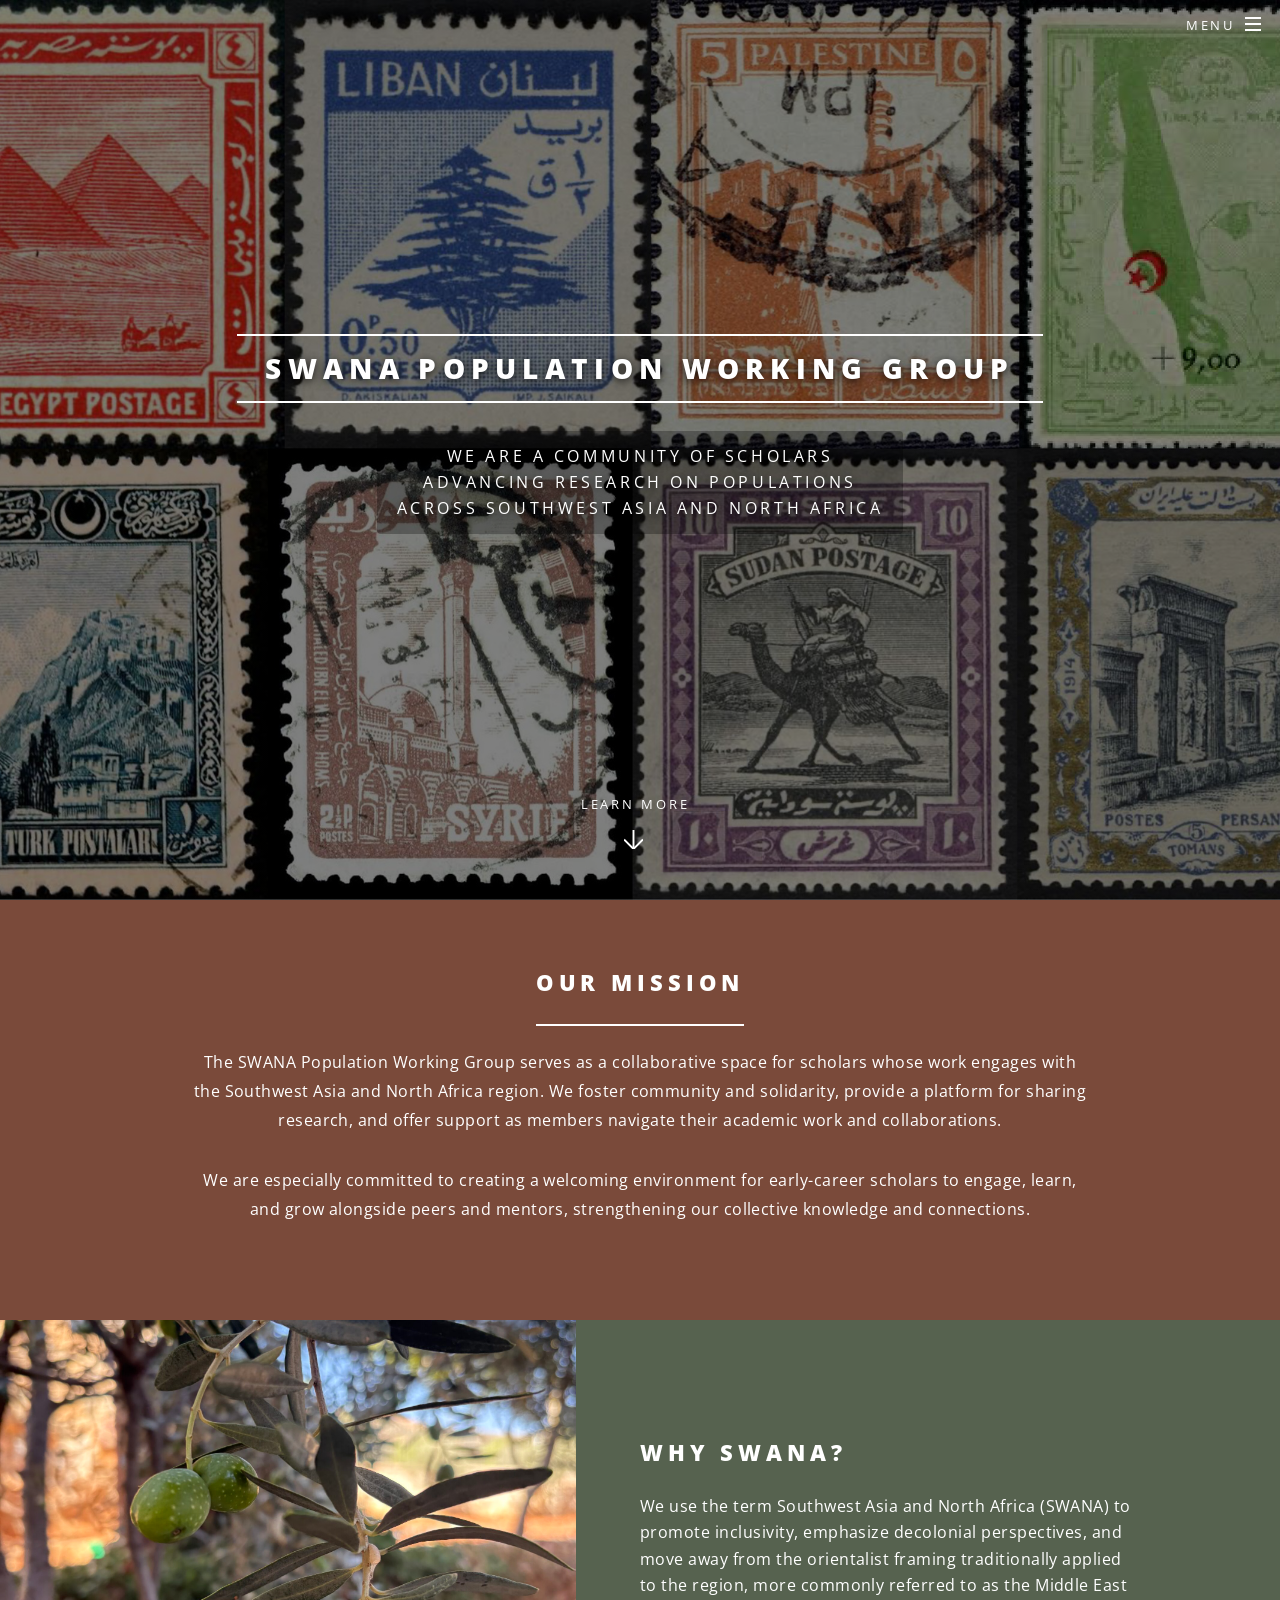
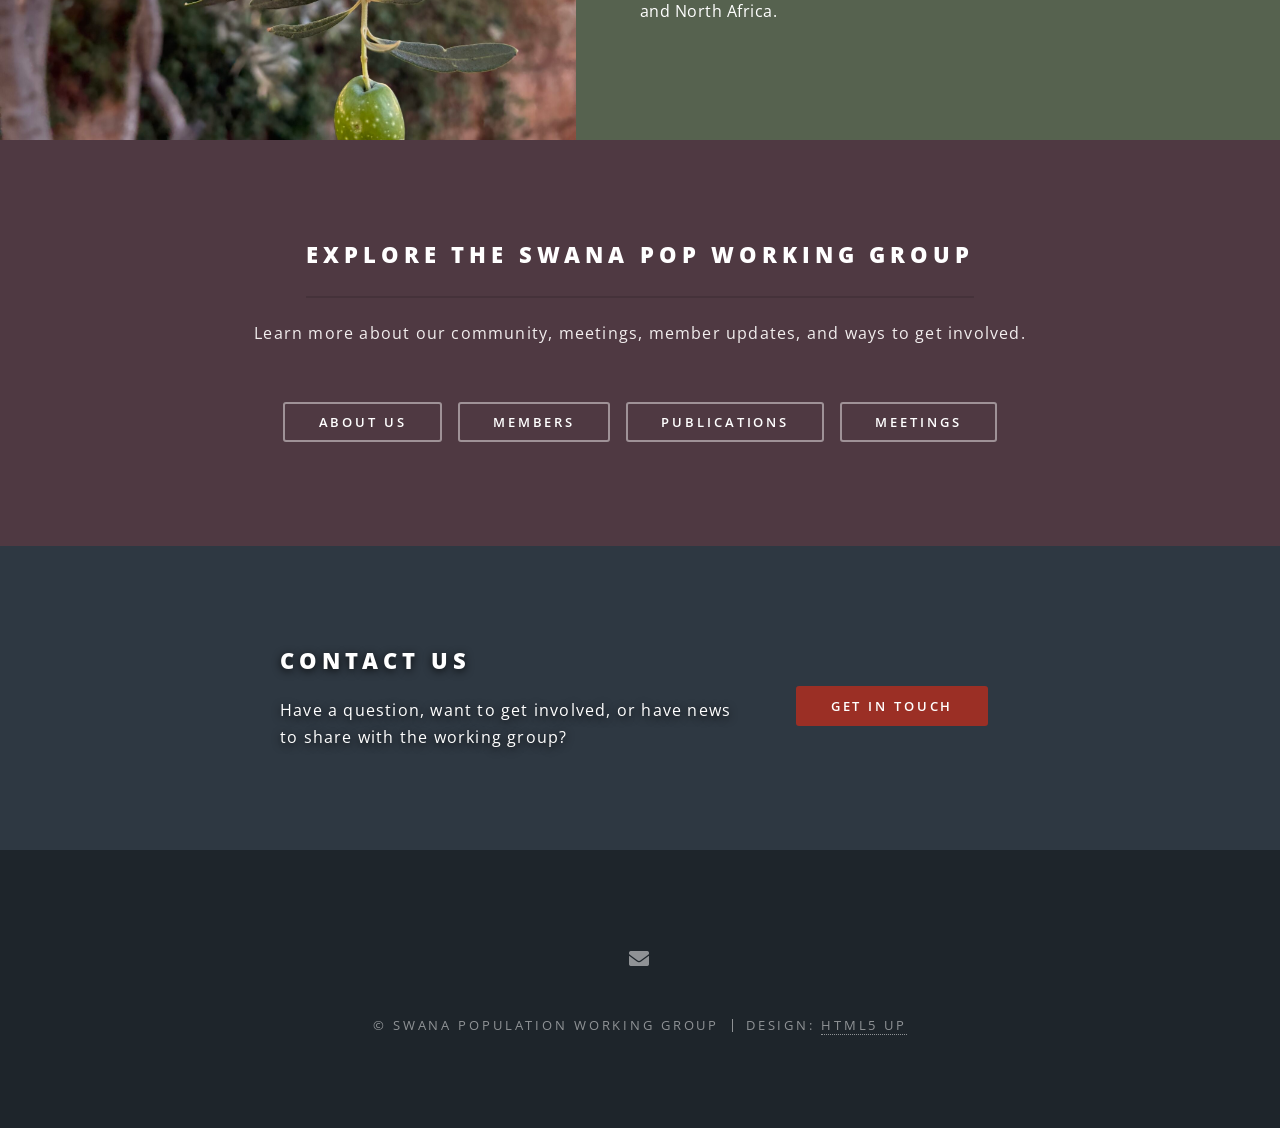
<file: index.html>
<!DOCTYPE HTML>
<!--
	SWANA Population Working Group
-->
<html>
	<head>
		<title>SWANA Population Working Group</title>
		<meta charset="utf-8" />
		<meta name="description" content="The SWANA Population Working Group is a community of scholars advancing research on populations across Southwest Asia and North Africa." />
		<meta name="keywords" content="SWANA, Southwest Asia and North Africa, population research, demography, population studies, MENA, scholars, working group, SWANA working group, SWANA Pop, SWANA Population, SWANA Population working group" />
		<meta name="viewport" content="width=device-width, initial-scale=1, user-scalable=no" />
		<link rel="stylesheet" href="assets/css/main.css" />
		<noscript><link rel="stylesheet" href="assets/css/noscript.css" /></noscript>
	</head>
	<body class="landing is-preload">

		<!-- Page Wrapper -->
			<div id="page-wrapper">

				<!-- Header -->
					<header id="header" class="alt">
						<h1><a href="index.html">SWANA POP</a></h1>
						<nav id="nav">
							<ul>
								<li class="special">
									<a href="#menu" class="menuToggle"><span>Menu</span></a>
									<div id="menu">
										<ul>
											<li><a href="index.html">Home</a></li>
											<li><a href="about.html">About Us</a></li>
											<li><a href="members.html">Members</a></li>
										 	<li><a href="publications.html">Publications</a></li>
											<li><a href="events.html">Meetings</a></li>
										</ul>
									</div>
								</li>
							</ul>
						</nav>
					</header>

				<!-- Banner -->
					<section id="banner">
						<div class="inner">
							<h2>SWANA Population Working Group</h2>
							<p>We are a community of scholars<br />
							advancing research on populations<br />
							across Southwest Asia and North Africa </p>
							
						</div>
						<a href="#one" class="more scrolly">Learn More</a>
					</section>

				<!-- One -->
					<section id="one" class="wrapper style2 special">
						<div class="inner">
							<header class="major">
								<h2>Our Mission</h2>
								<p>The SWANA Population Working Group serves as a collaborative space for scholars whose work engages with the Southwest Asia and North Africa region. We foster community and solidarity, provide a platform for sharing research, and offer support as members navigate their academic work and collaborations.</p>
								<p> We are especially committed to creating a welcoming environment for early-career scholars to engage, learn, and grow alongside peers and mentors, strengthening our collective knowledge and connections.</p>
							</header>
						</div>
					</section>

				<!-- Two -->
					<section id="two" class="wrapper alt style2">
						<section class="spotlight">
							<div class="image"><img src="images/olive.jpeg" alt="Olive tree branch with olives" /></div><div class="content">
								<h2>Why SWANA?</h2>
								<p>We use the term Southwest Asia and North Africa (SWANA) to promote inclusivity, emphasize decolonial perspectives, and move away from the orientalist framing traditionally applied to the region, more commonly referred to as the Middle East and North Africa.</p>
							</div>
						</section>
					</section>

				<!-- Three -->
					<section id="three" class="wrapper style3 special">
						<div class="inner">
							<header class="major">
								<h2>Explore the SWANA Pop Working Group</h2>
								<p>Learn more about our community, meetings, member updates, and ways to get involved.</p>
							</header>
							<ul class="actions special">
							      <li><a href="about.html" class="button">About Us</a></li>
							      <li><a href="members.html" class="button">Members</a></li>
							      <li><a href="publications.html" class="button">Publications</a></li>
							      <li><a href="events.html" class="button">Meetings</a></li>
							</ul> 
						</div>
					</section>

				<!-- CTA -->
					<section id="cta" class="wrapper style4">
						<div class="inner">
							<header>
								<h2>Contact Us</h2>
								<p>Have a question, want to get involved, or have news to share with the working group?</p>
							</header>
							<ul class="actions stacked">
								<li><a href="https://forms.gle/hCoYXYdUF1regbRC8" class="button fit primary" target="_blank" rel="noopener noreferrer">Get In Touch</a></li>
							</ul>
						</div>
					</section>

				<!-- Footer -->
					<footer id="footer">
						<ul class="icons">
							<!--
							<li><a href="#" class="icon brands fa-twitter"><span class="label">Twitter</span></a></li>
							<li><a href="#" class="icon brands fa-facebook-f"><span class="label">Facebook</span></a></li>
							<li><a href="#" class="icon brands fa-instagram"><span class="label">Instagram</span></a></li>
							<li><a href="#" class="icon brands fa-dribbble"><span class="label">Dribbble</span></a></li>
							-->
							<li><a href="https://forms.gle/hCoYXYdUF1regbRC8" class="icon solid fa-envelope" target="_blank" rel="noopener noreferrer"><span class="label">Contact Form</span></a></li>
						</ul>
						<ul class="copyright">
							<li>&copy; SWANA Population Working Group</li><li>Design: <a href="http://html5up.net">HTML5 UP</a></li>
						</ul>
					</footer>

			</div>

		<!-- Scripts -->
			<script src="assets/js/jquery.min.js"></script>
			<script src="assets/js/jquery.scrollex.min.js"></script>
			<script src="assets/js/jquery.scrolly.min.js"></script>
			<script src="assets/js/browser.min.js"></script>
			<script src="assets/js/breakpoints.min.js"></script>
			<script src="assets/js/util.js"></script>
			<script src="assets/js/main.js"></script>

	</body>
</html>
</file>
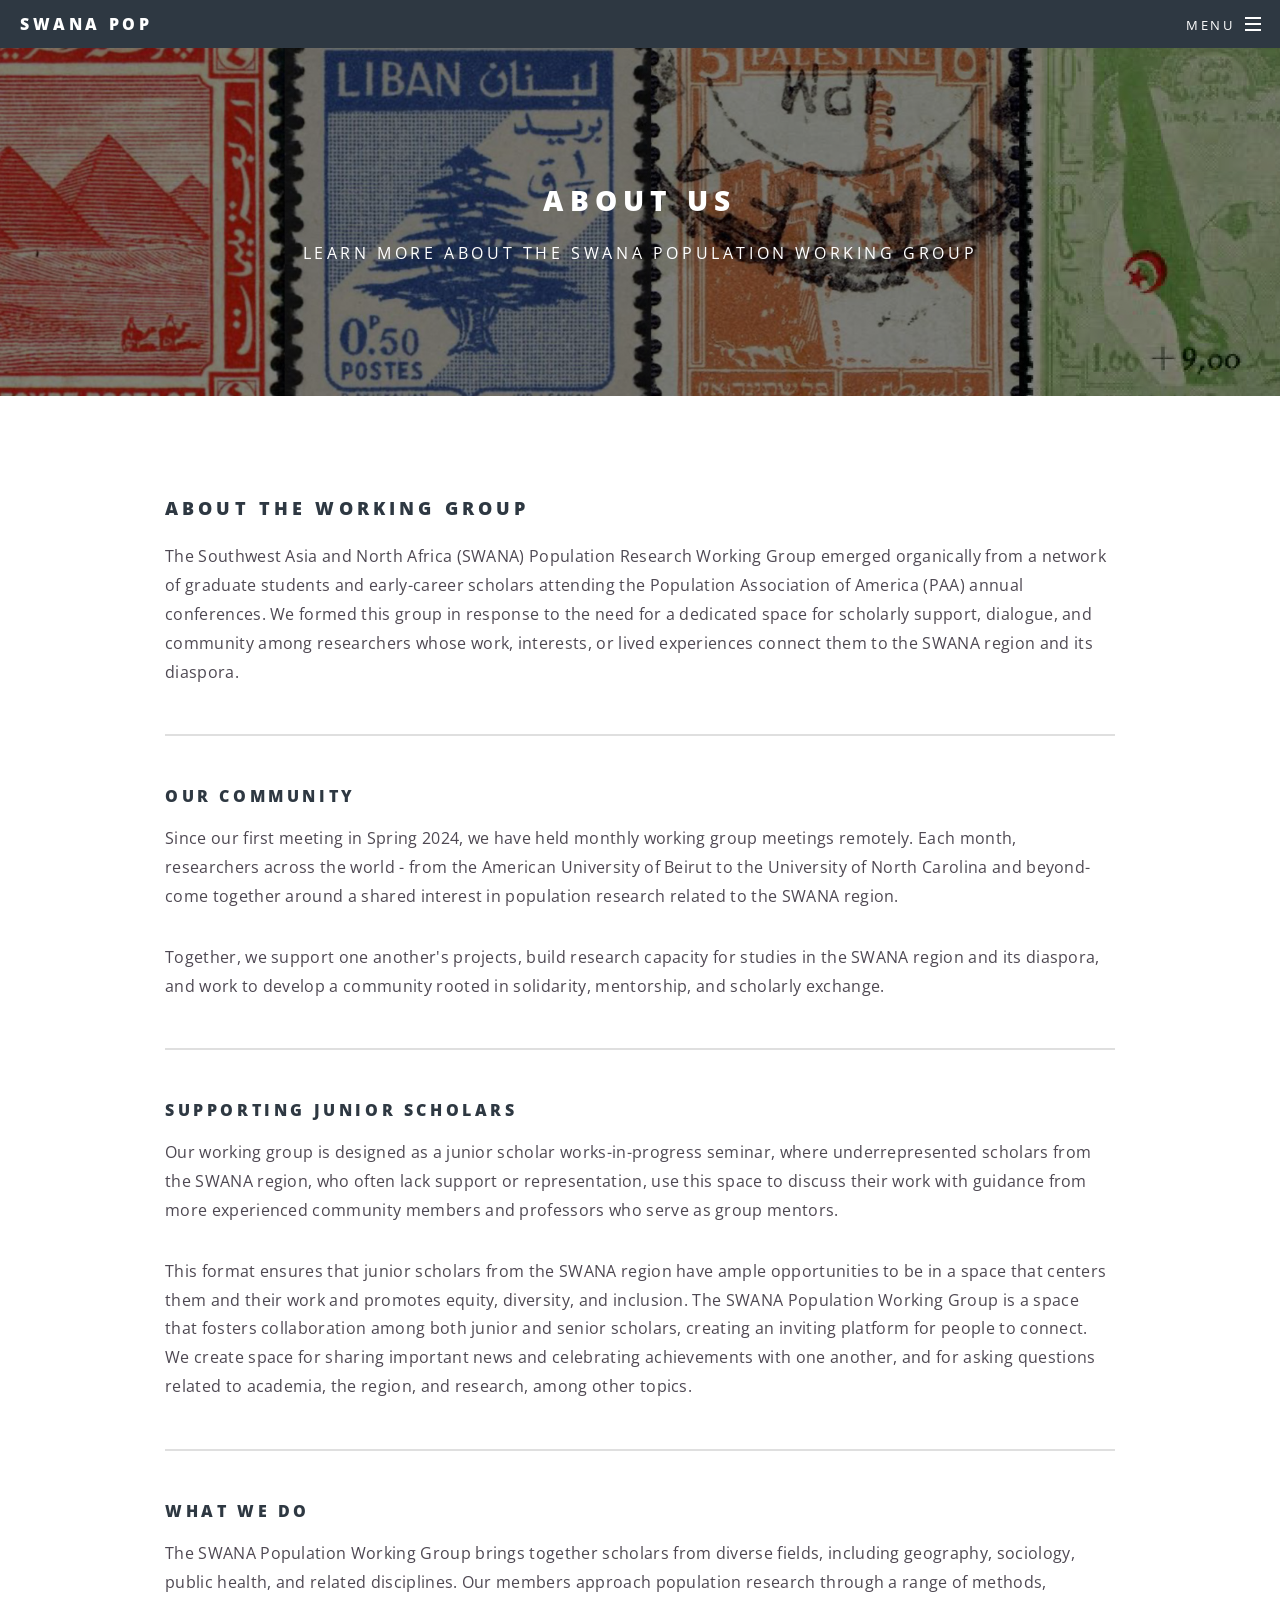
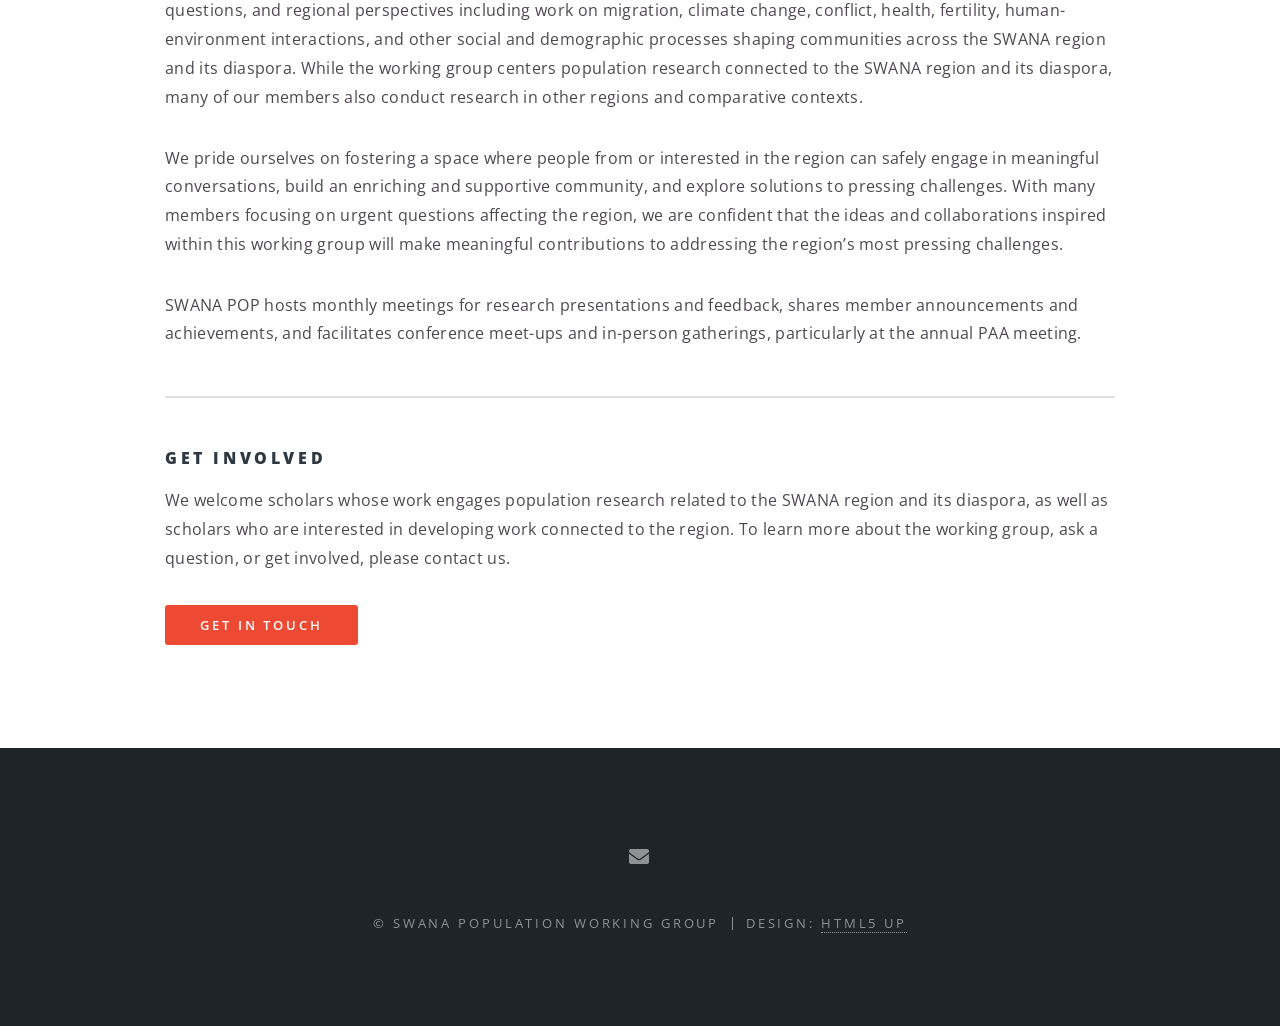
<file: about.html>
<!DOCTYPE HTML>
<!--
	Spectral by HTML5 UP
	html5up.net | @ajlkn
	Free for personal and commercial use under the CCA 3.0 license (html5up.net/license)
-->
<html>
  <head>
    <title>About Us | SWANA Population Working Group</title>
    <meta charset="utf-8" />
    <meta name="description" content="Learn about the SWANA Population Working Group, its mission, community, and approach to population research." />
    <meta name="viewport" content="width=device-width, initial-scale=1, user-scalable=no" />
    <link rel="stylesheet" href="assets/css/main.css" />
    <noscript><link rel="stylesheet" href="assets/css/noscript.css" /></noscript>
  </head>
  <body class="is-preload">

		<!-- Page Wrapper -->
			<div id="page-wrapper">

				<!-- Header -->
					<header id="header">
						<h1><a href="index.html">SWANA POP</a></h1>
						<nav id="nav">
							<ul>
								<li class="special">
									<a href="#menu" class="menuToggle"><span>Menu</span></a>
									<div id="menu">
										<ul>
											<li><a href="index.html">Home</a></li>
											<li><a href="about.html">About Us</a></li>
											<li><a href="members.html">Members</a></li>
											<li><a href="publication.html">Publications</a></li>
											<li><a href="events.html">Meetings</a></li>
										</ul>
									</div>
								</li>
							</ul>
						</nav>
					</header>

				<!-- Main -->
					<article id="main">
						<header>
							<h2>About Us</h2>
							<p>Learn more about the SWANA Population Working Group</p>
						</header>
						<section class="wrapper style5">
							<div class="inner">

								<h3>About the working group</h3>
								<p>The Southwest Asia and North Africa (SWANA) Population Research Working Group emerged organically from a network of graduate students and early-career scholars attending the Population Association of America (PAA) annual conferences. We formed this group in response to the need for a dedicated space for scholarly support, dialogue, and community among researchers whose work, interests, or lived experiences connect them to the SWANA region and its diaspora.</p>

								<hr />

								<h4>Our community</h4>
								<p>Since our first meeting in Spring 2024, we have held monthly working group meetings remotely. Each month, researchers across the world - from the American University of Beirut to the University of North Carolina and beyond- come together around a shared interest in population research related to the SWANA region. </p>

								<p>Together, we support one another's projects, build research capacity for studies in the SWANA region and its diaspora, and work to develop a community rooted in solidarity, mentorship, and scholarly exchange.</p>
								<hr />

								<h4>Supporting junior scholars</h4>
								<p>Our working group is designed as a junior scholar works-in-progress seminar, where underrepresented scholars from the SWANA region, who often lack support or representation, use this space to discuss their work with guidance from more experienced community members and professors who serve as group mentors.</p>

								<p>This format ensures that junior scholars from the SWANA region have ample opportunities to be in a space that centers them and their work and promotes equity, diversity, and inclusion. The SWANA Population Working Group is a space that fosters collaboration among both junior and senior scholars, creating an inviting platform for people to connect. We create space for sharing important news and celebrating achievements with one another, and for asking questions related to academia, the region, and research, among other topics.</p>
								<hr />

								<h4>What we do</h4>
								<p>The SWANA Population Working Group brings together scholars from diverse fields, including geography, sociology, public health, and related disciplines. Our members approach population research through a range of methods, questions, and regional perspectives including work on migration, climate change, conflict, health, fertility, human-environment interactions, and other social and demographic processes shaping communities across the SWANA region and its diaspora. While the working group centers population research connected to the SWANA region and its diaspora, many of our members also conduct research in other regions and comparative contexts.
</p>

								<p>We pride ourselves on fostering a space where people from or interested in the region can safely engage in meaningful conversations, build an enriching and supportive community, and explore solutions to pressing challenges. With many members focusing on urgent questions affecting the region, we are confident that the ideas and collaborations inspired within this working group will make meaningful contributions to addressing the region’s most pressing challenges.
</p>
								<p>SWANA POP hosts monthly meetings for research presentations and feedback, shares member announcements and achievements, and facilitates conference meet-ups and in-person gatherings, particularly at the annual PAA meeting.
</p>

								<hr />

								<h4>Get involved</h4>
								<p>We welcome scholars whose work engages population research related to the SWANA region and its diaspora, as well as scholars who are interested in developing work connected to the region. To learn more about the working group, ask a question, or get involved, please contact us.</p>

								<ul class="actions">
  								<li><a href="https://forms.gle/hCoYXYdUF1regbRC8" class="button fit primary" target="_blank" rel="noopener noreferrer">Get In Touch</a></li>

</ul>

							</div>
						</section>
					</article>

				<!-- Footer -->
					<footer id="footer">
						<ul class="icons">
							<!--
							<li><a href="#" class="icon brands fa-twitter"><span class="label">Twitter</span></a></li>
							<li><a href="#" class="icon brands fa-facebook-f"><span class="label">Facebook</span></a></li>
							<li><a href="#" class="icon brands fa-instagram"><span class="label">Instagram</span></a></li>
							<li><a href="#" class="icon brands fa-dribbble"><span class="label">Dribbble</span></a></li>
							-->
<li><a href="https://forms.gle/hCoYXYdUF1regbRC8" class="icon solid fa-envelope" target="_blank" rel="noopener noreferrer"><span class="label">Contact Form</span></a></li>															
						</ul>
						<ul class="copyright">
							<li>&copy; SWANA Population Working Group</li><li>Design: <a href="http://html5up.net">HTML5 UP</a></li>
						</ul>
					</footer>


			</div>

		<!-- Scripts -->
			<script src="assets/js/jquery.min.js"></script>
			<script src="assets/js/jquery.scrollex.min.js"></script>
			<script src="assets/js/jquery.scrolly.min.js"></script>
			<script src="assets/js/browser.min.js"></script>
			<script src="assets/js/breakpoints.min.js"></script>
			<script src="assets/js/util.js"></script>
			<script src="assets/js/main.js"></script>

	</body>
</html>
</file>
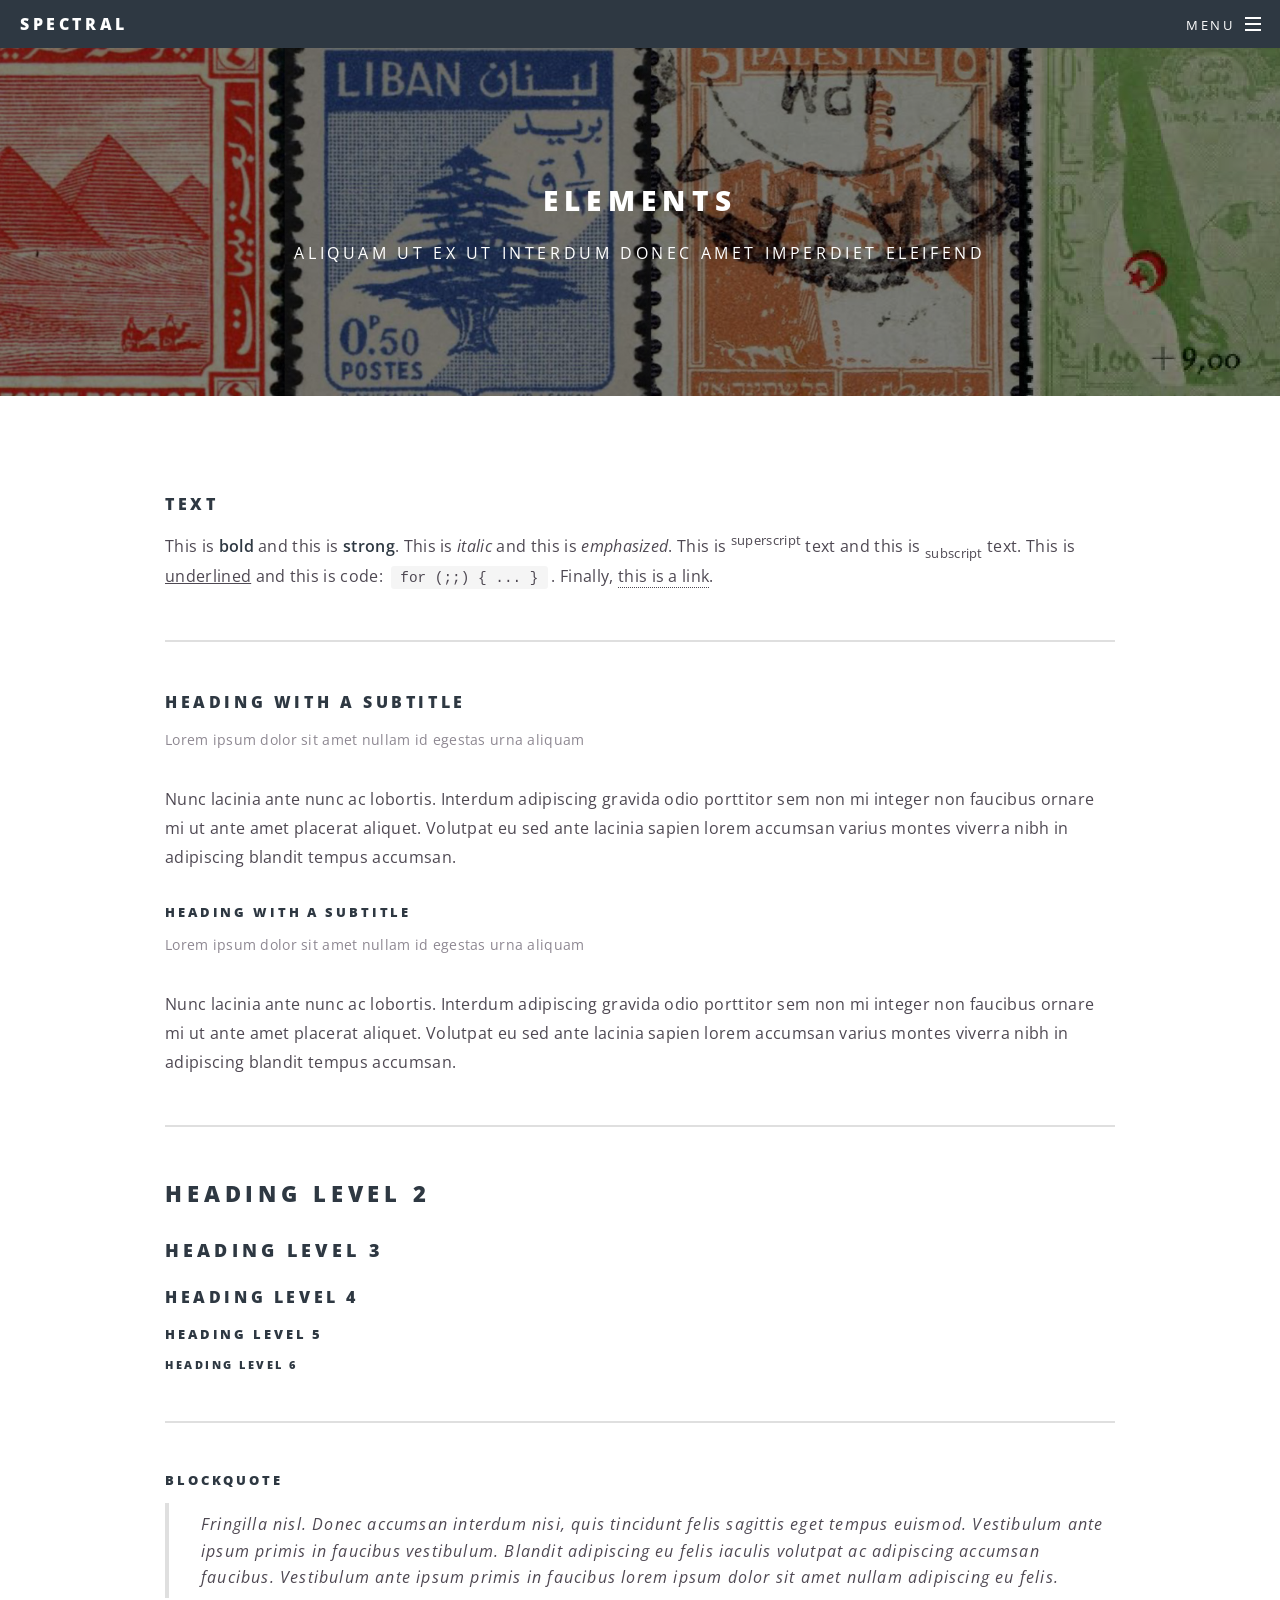
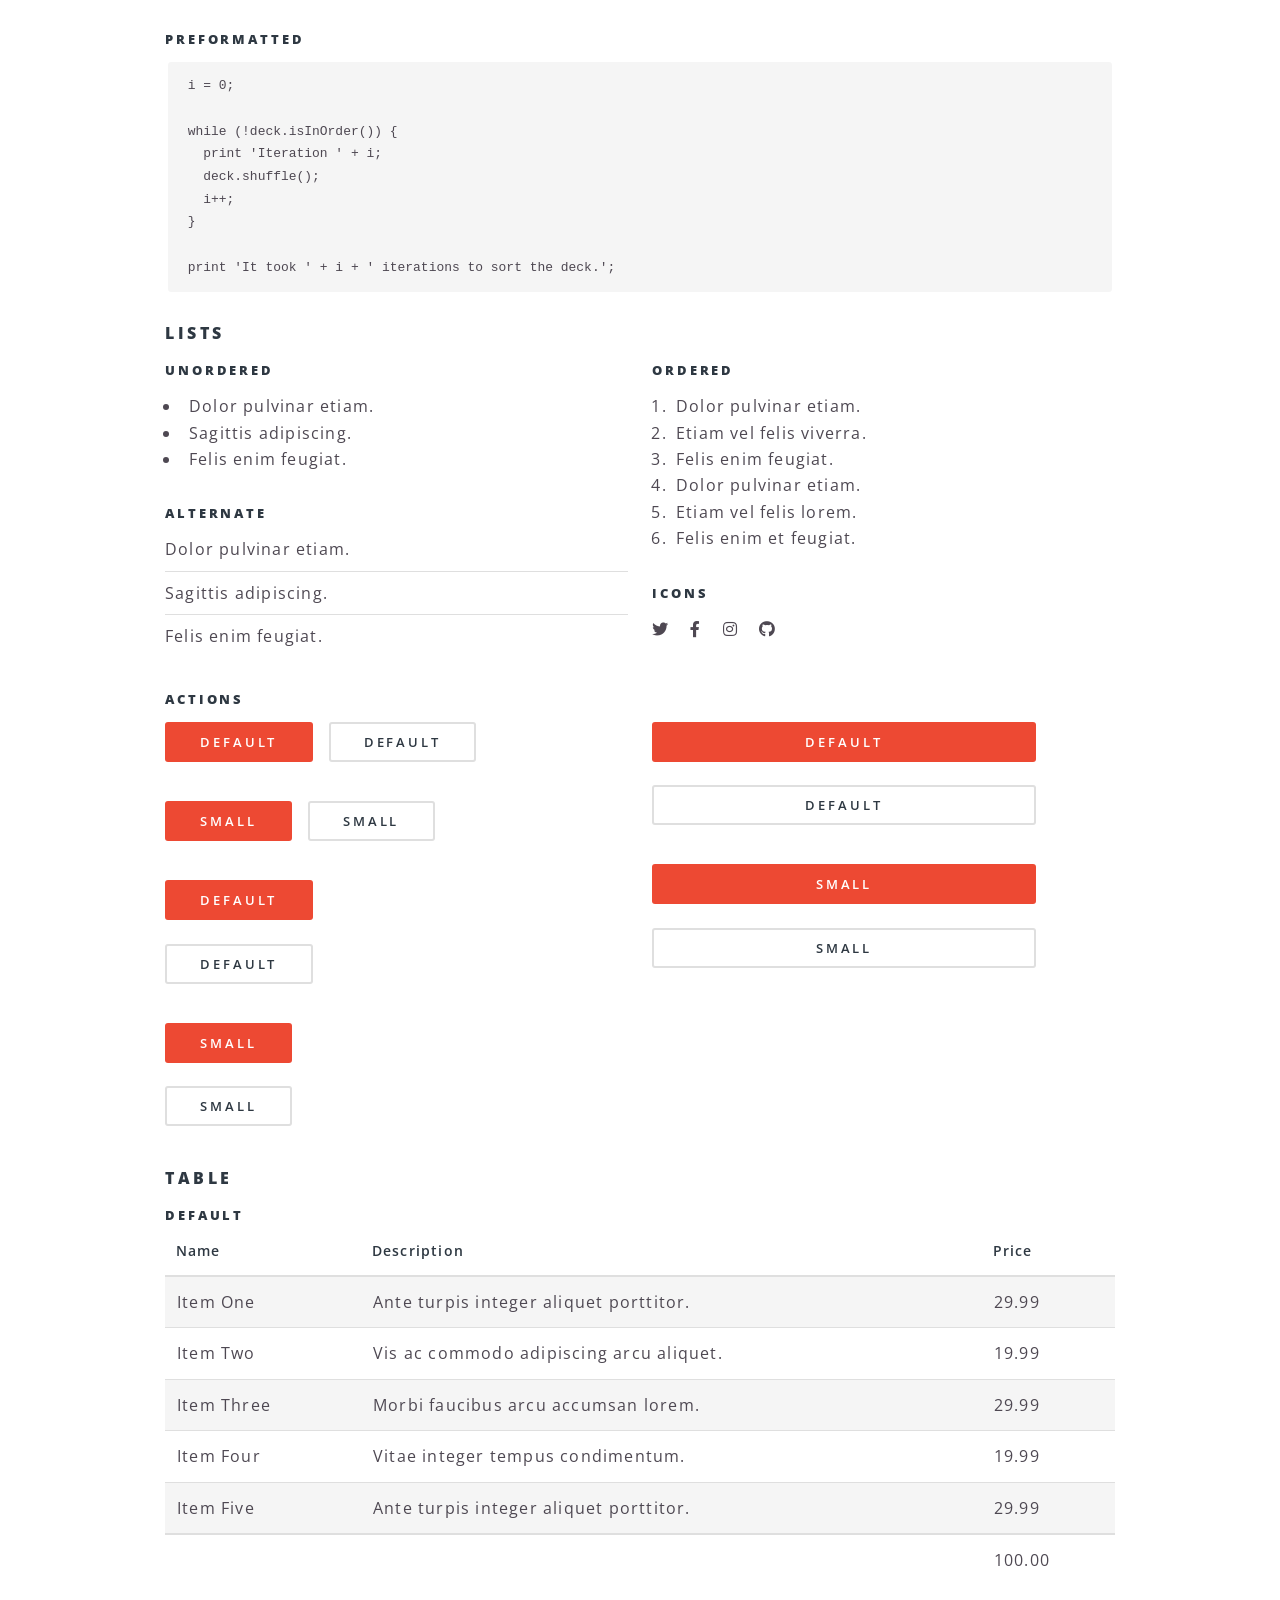
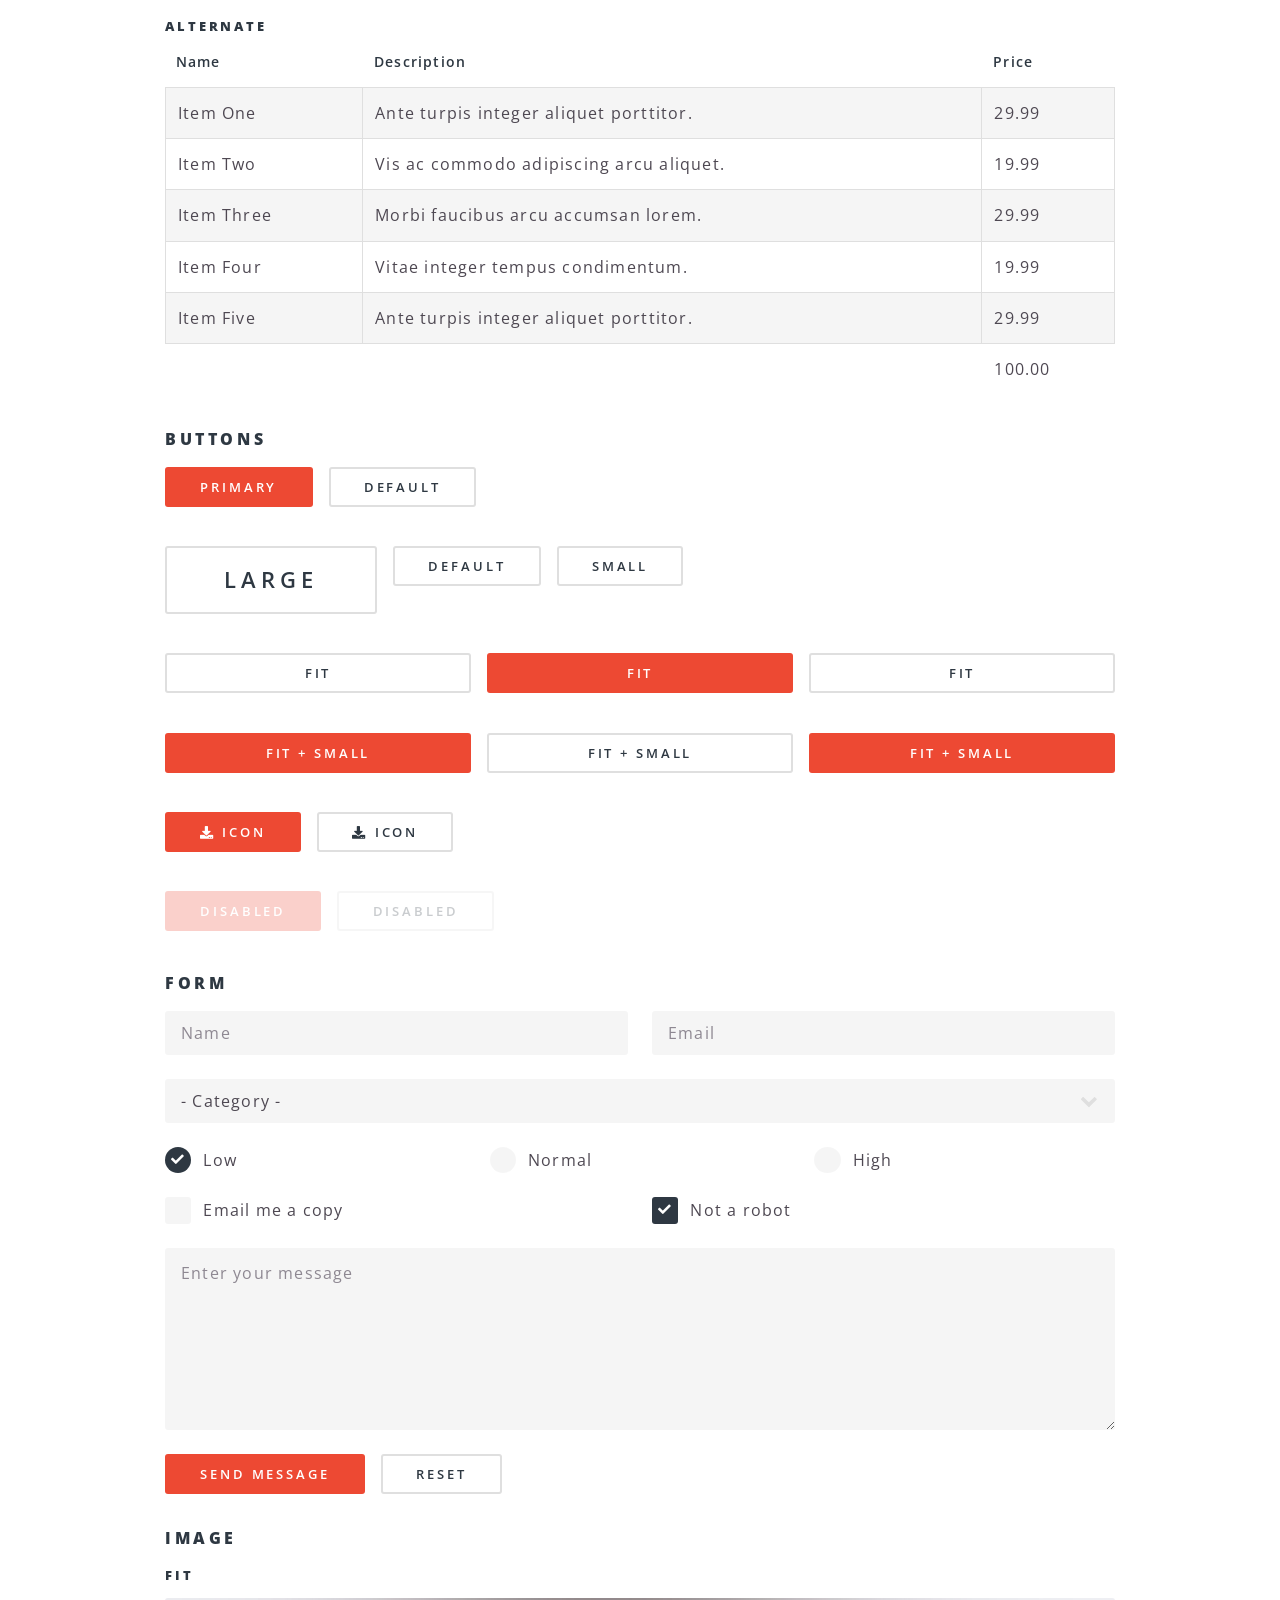
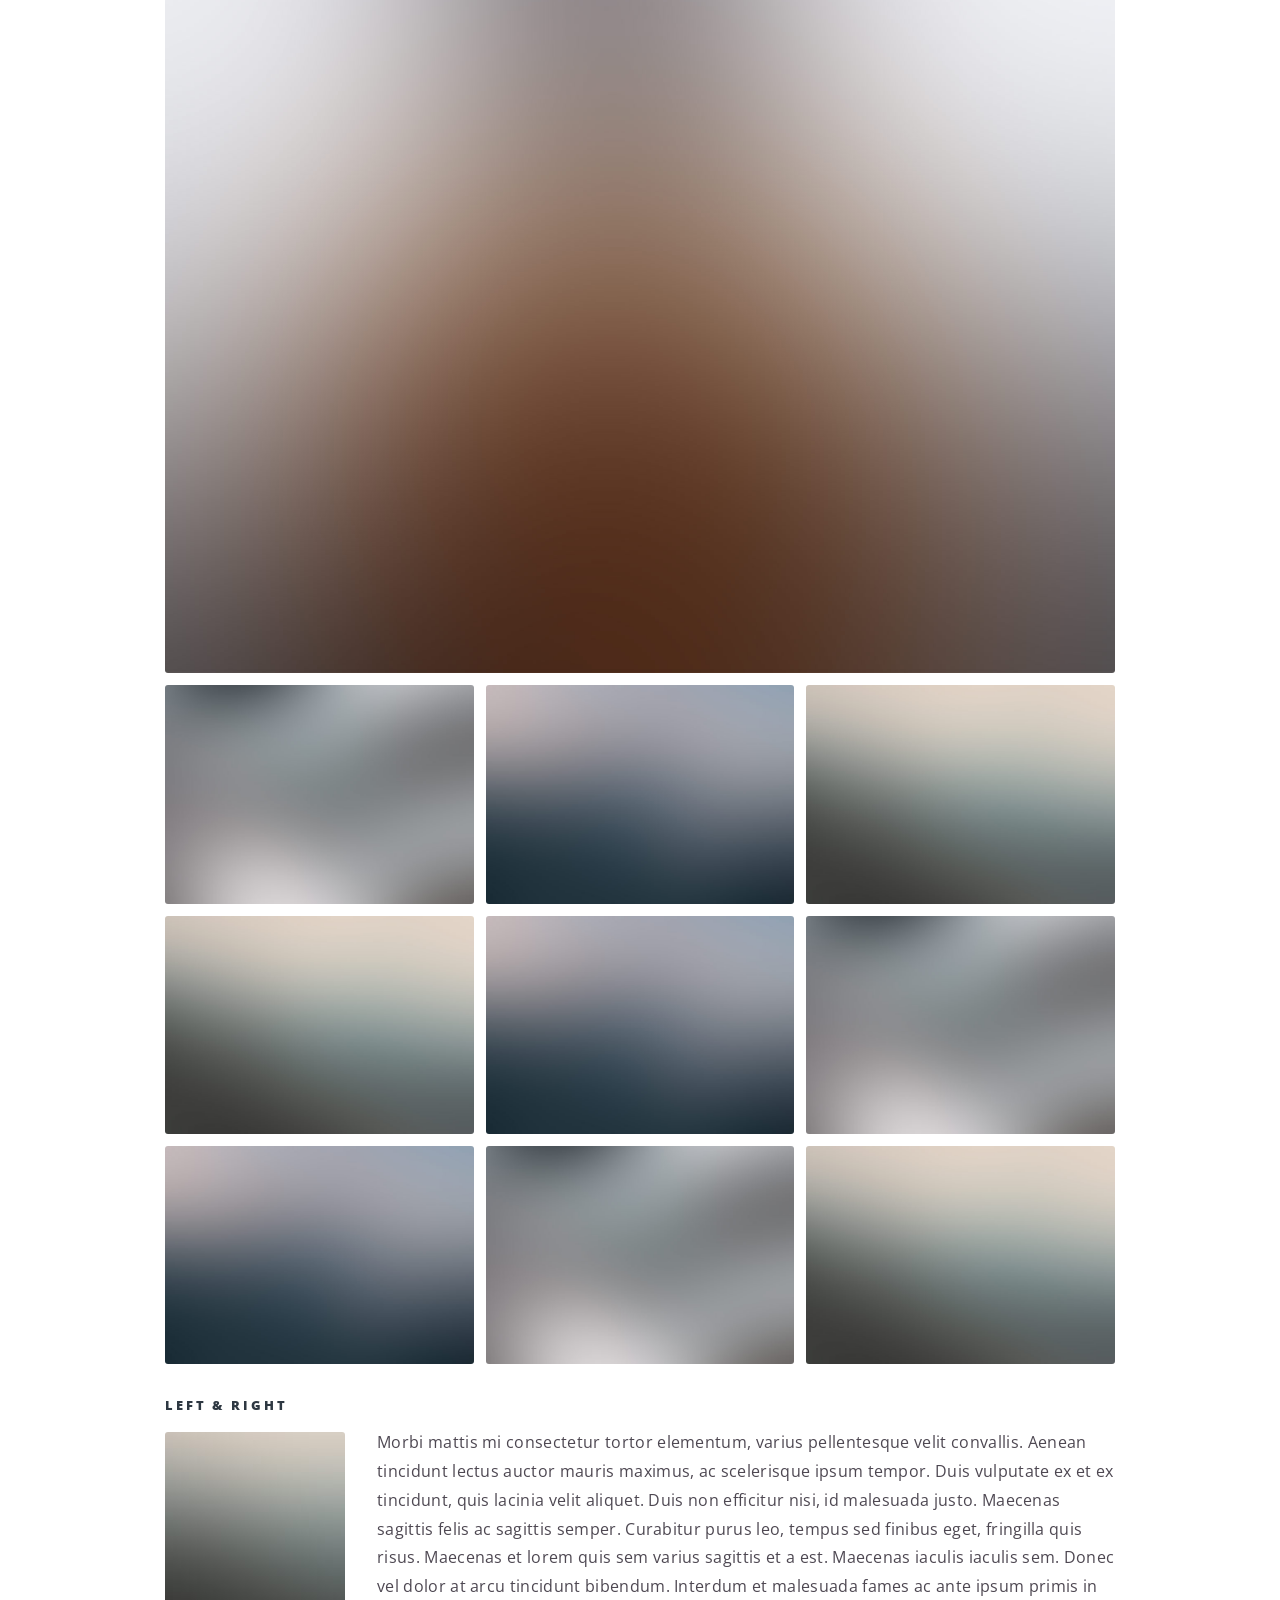
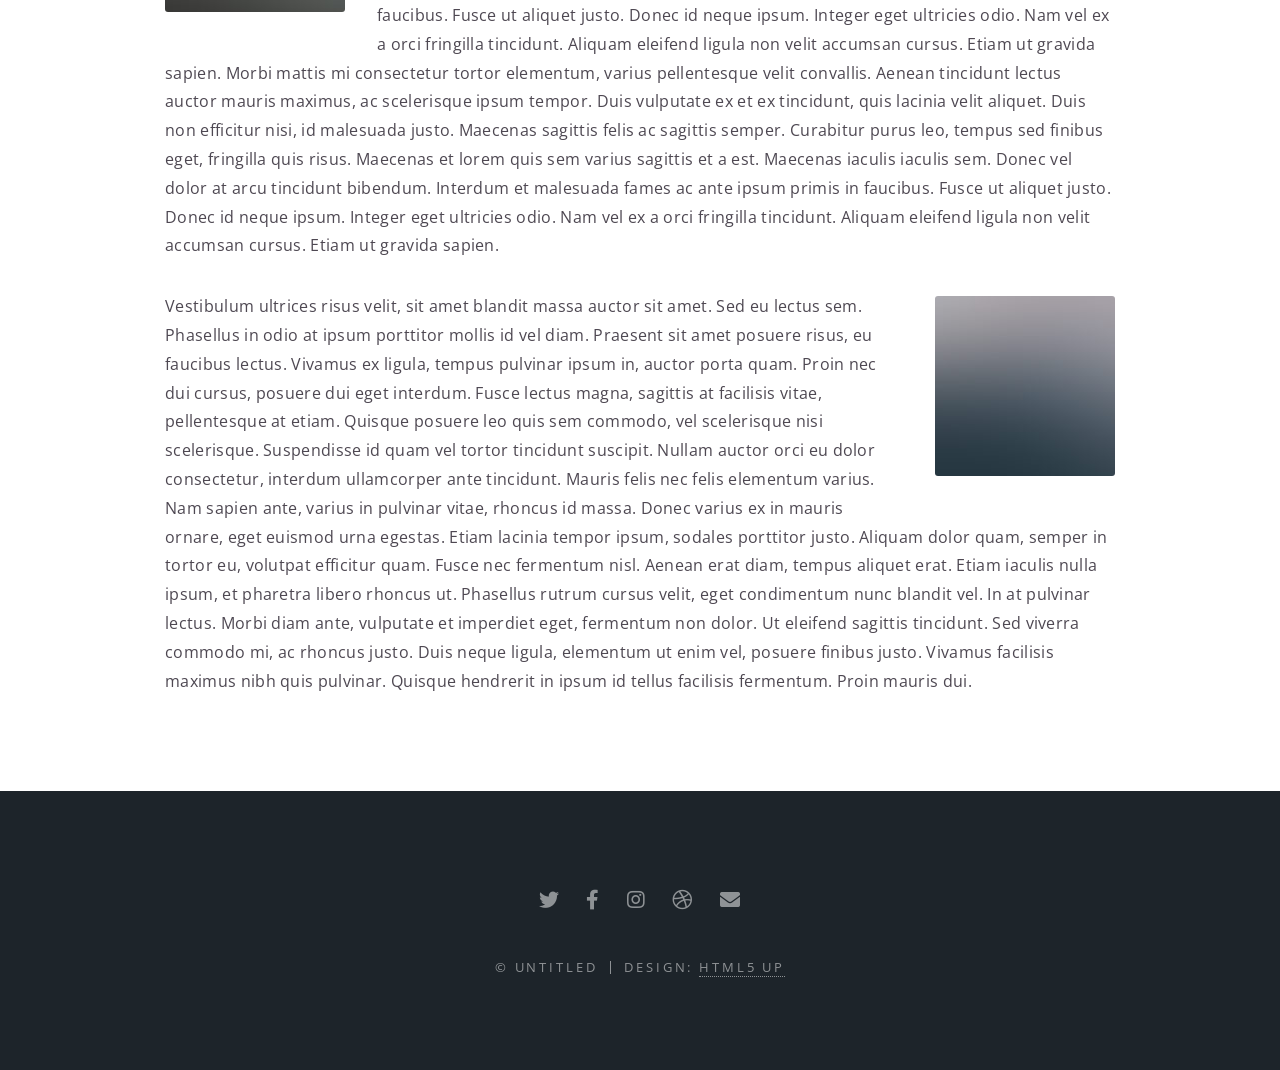
<file: elements.html>
<!DOCTYPE HTML>
<!--
	Spectral by HTML5 UP
	html5up.net | @ajlkn
	Free for personal and commercial use under the CCA 3.0 license (html5up.net/license)
-->
<html>
	<head>
		<title>Elements - Spectral by HTML5 UP</title>
		<meta charset="utf-8" />
		<meta name="viewport" content="width=device-width, initial-scale=1, user-scalable=no" />
		<link rel="stylesheet" href="assets/css/main.css" />
		<noscript><link rel="stylesheet" href="assets/css/noscript.css" /></noscript>
	</head>
	<body class="is-preload">

		<!-- Page Wrapper -->
			<div id="page-wrapper">

				<!-- Header -->
					<header id="header">
						<h1><a href="index.html">Spectral</a></h1>
						<nav id="nav">
							<ul>
								<li class="special">
									<a href="#menu" class="menuToggle"><span>Menu</span></a>
									<div id="menu">
										<ul>
											<li><a href="index.html">Home</a></li>
											<li><a href="generic.html">Generic</a></li>
											<li><a href="elements.html">Elements</a></li>
											<li><a href="#">Sign Up</a></li>
											<li><a href="#">Log In</a></li>
										</ul>
									</div>
								</li>
							</ul>
						</nav>
					</header>

				<!-- Main -->
					<article id="main">
						<header>
							<h2>Elements</h2>
							<p>Aliquam ut ex ut interdum donec amet imperdiet eleifend</p>
						</header>
						<section class="wrapper style5">
							<div class="inner">

								<section>
									<h4>Text</h4>
									<p>This is <b>bold</b> and this is <strong>strong</strong>. This is <i>italic</i> and this is <em>emphasized</em>.
									This is <sup>superscript</sup> text and this is <sub>subscript</sub> text.
									This is <u>underlined</u> and this is code: <code>for (;;) { ... }</code>. Finally, <a href="#">this is a link</a>.</p>
									<hr />
									<header>
										<h4>Heading with a Subtitle</h4>
										<p>Lorem ipsum dolor sit amet nullam id egestas urna aliquam</p>
									</header>
									<p>Nunc lacinia ante nunc ac lobortis. Interdum adipiscing gravida odio porttitor sem non mi integer non faucibus ornare mi ut ante amet placerat aliquet. Volutpat eu sed ante lacinia sapien lorem accumsan varius montes viverra nibh in adipiscing blandit tempus accumsan.</p>
									<header>
										<h5>Heading with a Subtitle</h5>
										<p>Lorem ipsum dolor sit amet nullam id egestas urna aliquam</p>
									</header>
									<p>Nunc lacinia ante nunc ac lobortis. Interdum adipiscing gravida odio porttitor sem non mi integer non faucibus ornare mi ut ante amet placerat aliquet. Volutpat eu sed ante lacinia sapien lorem accumsan varius montes viverra nibh in adipiscing blandit tempus accumsan.</p>
									<hr />
									<h2>Heading Level 2</h2>
									<h3>Heading Level 3</h3>
									<h4>Heading Level 4</h4>
									<h5>Heading Level 5</h5>
									<h6>Heading Level 6</h6>
									<hr />
									<h5>Blockquote</h5>
									<blockquote>Fringilla nisl. Donec accumsan interdum nisi, quis tincidunt felis sagittis eget tempus euismod. Vestibulum ante ipsum primis in faucibus vestibulum. Blandit adipiscing eu felis iaculis volutpat ac adipiscing accumsan faucibus. Vestibulum ante ipsum primis in faucibus lorem ipsum dolor sit amet nullam adipiscing eu felis.</blockquote>
									<h5>Preformatted</h5>
									<pre><code>i = 0;

while (!deck.isInOrder()) {
  print 'Iteration ' + i;
  deck.shuffle();
  i++;
}

print 'It took ' + i + ' iterations to sort the deck.';</code></pre>
								</section>

								<section>
									<h4>Lists</h4>
									<div class="row">
										<div class="col-6 col-12-medium">
											<h5>Unordered</h5>
											<ul>
												<li>Dolor pulvinar etiam.</li>
												<li>Sagittis adipiscing.</li>
												<li>Felis enim feugiat.</li>
											</ul>
											<h5>Alternate</h5>
											<ul class="alt">
												<li>Dolor pulvinar etiam.</li>
												<li>Sagittis adipiscing.</li>
												<li>Felis enim feugiat.</li>
											</ul>
										</div>
										<div class="col-6 col-12-medium">
											<h5>Ordered</h5>
											<ol>
												<li>Dolor pulvinar etiam.</li>
												<li>Etiam vel felis viverra.</li>
												<li>Felis enim feugiat.</li>
												<li>Dolor pulvinar etiam.</li>
												<li>Etiam vel felis lorem.</li>
												<li>Felis enim et feugiat.</li>
											</ol>
											<h5>Icons</h5>
											<ul class="icons">
												<li><a href="#" class="icon brands fa-twitter"><span class="label">Twitter</span></a></li>
												<li><a href="#" class="icon brands fa-facebook-f"><span class="label">Facebook</span></a></li>
												<li><a href="#" class="icon brands fa-instagram"><span class="label">Instagram</span></a></li>
												<li><a href="#" class="icon brands fa-github"><span class="label">Github</span></a></li>
											</ul>
										</div>
									</div>
									<h5>Actions</h5>
									<div class="row">
										<div class="col-6 col-12-medium">
											<ul class="actions">
												<li><a href="#" class="button primary">Default</a></li>
												<li><a href="#" class="button">Default</a></li>
											</ul>
											<ul class="actions small">
												<li><a href="#" class="button primary small">Small</a></li>
												<li><a href="#" class="button small">Small</a></li>
											</ul>
											<ul class="actions stacked">
												<li><a href="#" class="button primary">Default</a></li>
												<li><a href="#" class="button">Default</a></li>
											</ul>
											<ul class="actions stacked">
												<li><a href="#" class="button primary small">Small</a></li>
												<li><a href="#" class="button small">Small</a></li>
											</ul>
										</div>
										<div class="col-6 col-12-medium">
											<ul class="actions stacked">
												<li><a href="#" class="button primary fit">Default</a></li>
												<li><a href="#" class="button fit">Default</a></li>
											</ul>
											<ul class="actions stacked">
												<li><a href="#" class="button primary small fit">Small</a></li>
												<li><a href="#" class="button small fit">Small</a></li>
											</ul>
										</div>
									</div>
								</section>

								<section>
									<h4>Table</h4>
									<h5>Default</h5>
									<div class="table-wrapper">
										<table>
											<thead>
												<tr>
													<th>Name</th>
													<th>Description</th>
													<th>Price</th>
												</tr>
											</thead>
											<tbody>
												<tr>
													<td>Item One</td>
													<td>Ante turpis integer aliquet porttitor.</td>
													<td>29.99</td>
												</tr>
												<tr>
													<td>Item Two</td>
													<td>Vis ac commodo adipiscing arcu aliquet.</td>
													<td>19.99</td>
												</tr>
												<tr>
													<td>Item Three</td>
													<td> Morbi faucibus arcu accumsan lorem.</td>
													<td>29.99</td>
												</tr>
												<tr>
													<td>Item Four</td>
													<td>Vitae integer tempus condimentum.</td>
													<td>19.99</td>
												</tr>
												<tr>
													<td>Item Five</td>
													<td>Ante turpis integer aliquet porttitor.</td>
													<td>29.99</td>
												</tr>
											</tbody>
											<tfoot>
												<tr>
													<td colspan="2"></td>
													<td>100.00</td>
												</tr>
											</tfoot>
										</table>
									</div>

									<h5>Alternate</h5>
									<div class="table-wrapper">
										<table class="alt">
											<thead>
												<tr>
													<th>Name</th>
													<th>Description</th>
													<th>Price</th>
												</tr>
											</thead>
											<tbody>
												<tr>
													<td>Item One</td>
													<td>Ante turpis integer aliquet porttitor.</td>
													<td>29.99</td>
												</tr>
												<tr>
													<td>Item Two</td>
													<td>Vis ac commodo adipiscing arcu aliquet.</td>
													<td>19.99</td>
												</tr>
												<tr>
													<td>Item Three</td>
													<td> Morbi faucibus arcu accumsan lorem.</td>
													<td>29.99</td>
												</tr>
												<tr>
													<td>Item Four</td>
													<td>Vitae integer tempus condimentum.</td>
													<td>19.99</td>
												</tr>
												<tr>
													<td>Item Five</td>
													<td>Ante turpis integer aliquet porttitor.</td>
													<td>29.99</td>
												</tr>
											</tbody>
											<tfoot>
												<tr>
													<td colspan="2"></td>
													<td>100.00</td>
												</tr>
											</tfoot>
										</table>
									</div>
								</section>

								<section>
									<h4>Buttons</h4>
									<ul class="actions">
										<li><a href="#" class="button primary">Primary</a></li>
										<li><a href="#" class="button">Default</a></li>
									</ul>
									<ul class="actions">
										<li><a href="#" class="button large">Large</a></li>
										<li><a href="#" class="button">Default</a></li>
										<li><a href="#" class="button small">Small</a></li>
									</ul>
									<ul class="actions fit">
										<li><a href="#" class="button fit">Fit</a></li>
										<li><a href="#" class="button primary fit">Fit</a></li>
										<li><a href="#" class="button fit">Fit</a></li>
									</ul>
									<ul class="actions fit small">
										<li><a href="#" class="button primary fit small">Fit + Small</a></li>
										<li><a href="#" class="button fit small">Fit + Small</a></li>
										<li><a href="#" class="button primary fit small">Fit + Small</a></li>
									</ul>
									<ul class="actions">
										<li><a href="#" class="button primary icon solid fa-download">Icon</a></li>
										<li><a href="#" class="button icon solid fa-download">Icon</a></li>
									</ul>
									<ul class="actions">
										<li><span class="button primary disabled">Disabled</span></li>
										<li><span class="button disabled">Disabled</span></li>
									</ul>
								</section>

								<section>
									<h4>Form</h4>
									<form method="post" action="#">
										<div class="row gtr-uniform">
											<div class="col-6 col-12-xsmall">
												<input type="text" name="demo-name" id="demo-name" value="" placeholder="Name" />
											</div>
											<div class="col-6 col-12-xsmall">
												<input type="email" name="demo-email" id="demo-email" value="" placeholder="Email" />
											</div>
											<div class="col-12">
												<select name="demo-category" id="demo-category">
													<option value="">- Category -</option>
													<option value="1">Manufacturing</option>
													<option value="1">Shipping</option>
													<option value="1">Administration</option>
													<option value="1">Human Resources</option>
												</select>
											</div>
											<div class="col-4 col-12-small">
												<input type="radio" id="demo-priority-low" name="demo-priority" checked>
												<label for="demo-priority-low">Low</label>
											</div>
											<div class="col-4 col-12-small">
												<input type="radio" id="demo-priority-normal" name="demo-priority">
												<label for="demo-priority-normal">Normal</label>
											</div>
											<div class="col-4 col-12-small">
												<input type="radio" id="demo-priority-high" name="demo-priority">
												<label for="demo-priority-high">High</label>
											</div>
											<div class="col-6 col-12-small">
												<input type="checkbox" id="demo-copy" name="demo-copy">
												<label for="demo-copy">Email me a copy</label>
											</div>
											<div class="col-6 col-12-small">
												<input type="checkbox" id="demo-human" name="demo-human" checked>
												<label for="demo-human">Not a robot</label>
											</div>
											<div class="col-12">
												<textarea name="demo-message" id="demo-message" placeholder="Enter your message" rows="6"></textarea>
											</div>
											<div class="col-12">
												<ul class="actions">
													<li><input type="submit" value="Send Message" class="primary" /></li>
													<li><input type="reset" value="Reset" /></li>
												</ul>
											</div>
										</div>
									</form>
								</section>

								<section>
									<h4>Image</h4>
									<h5>Fit</h5>
									<div class="box alt">
										<div class="row gtr-50 gtr-uniform">
											<div class="col-12"><span class="image fit"><img src="images/banner.jpg" alt="" /></span></div>
											<div class="col-4"><span class="image fit"><img src="images/pic01.jpg" alt="" /></span></div>
											<div class="col-4"><span class="image fit"><img src="images/pic02.jpg" alt="" /></span></div>
											<div class="col-4"><span class="image fit"><img src="images/pic03.jpg" alt="" /></span></div>
											<div class="col-4"><span class="image fit"><img src="images/pic03.jpg" alt="" /></span></div>
											<div class="col-4"><span class="image fit"><img src="images/pic02.jpg" alt="" /></span></div>
											<div class="col-4"><span class="image fit"><img src="images/pic01.jpg" alt="" /></span></div>
											<div class="col-4"><span class="image fit"><img src="images/pic02.jpg" alt="" /></span></div>
											<div class="col-4"><span class="image fit"><img src="images/pic01.jpg" alt="" /></span></div>
											<div class="col-4"><span class="image fit"><img src="images/pic03.jpg" alt="" /></span></div>
										</div>
									</div>
									<h5>Left &amp; Right</h5>
									<p><span class="image left"><img src="images/pic04.jpg" alt="" /></span>Morbi mattis mi consectetur tortor elementum, varius pellentesque velit convallis. Aenean tincidunt lectus auctor mauris maximus, ac scelerisque ipsum tempor. Duis vulputate ex et ex tincidunt, quis lacinia velit aliquet. Duis non efficitur nisi, id malesuada justo. Maecenas sagittis felis ac sagittis semper. Curabitur purus leo, tempus sed finibus eget, fringilla quis risus. Maecenas et lorem quis sem varius sagittis et a est. Maecenas iaculis iaculis sem. Donec vel dolor at arcu tincidunt bibendum. Interdum et malesuada fames ac ante ipsum primis in faucibus. Fusce ut aliquet justo. Donec id neque ipsum. Integer eget ultricies odio. Nam vel ex a orci fringilla tincidunt. Aliquam eleifend ligula non velit accumsan cursus. Etiam ut gravida sapien. Morbi mattis mi consectetur tortor elementum, varius pellentesque velit convallis. Aenean tincidunt lectus auctor mauris maximus, ac scelerisque ipsum tempor. Duis vulputate ex et ex tincidunt, quis lacinia velit aliquet. Duis non efficitur nisi, id malesuada justo. Maecenas sagittis felis ac sagittis semper. Curabitur purus leo, tempus sed finibus eget, fringilla quis risus. Maecenas et lorem quis sem varius sagittis et a est. Maecenas iaculis iaculis sem. Donec vel dolor at arcu tincidunt bibendum. Interdum et malesuada fames ac ante ipsum primis in faucibus. Fusce ut aliquet justo. Donec id neque ipsum. Integer eget ultricies odio. Nam vel ex a orci fringilla tincidunt. Aliquam eleifend ligula non velit accumsan cursus. Etiam ut gravida sapien.</p>
									<p><span class="image right"><img src="images/pic05.jpg" alt="" /></span>Vestibulum ultrices risus velit, sit amet blandit massa auctor sit amet. Sed eu lectus sem. Phasellus in odio at ipsum porttitor mollis id vel diam. Praesent sit amet posuere risus, eu faucibus lectus. Vivamus ex ligula, tempus pulvinar ipsum in, auctor porta quam. Proin nec dui cursus, posuere dui eget interdum. Fusce lectus magna, sagittis at facilisis vitae, pellentesque at etiam. Quisque posuere leo quis sem commodo, vel scelerisque nisi scelerisque. Suspendisse id quam vel tortor tincidunt suscipit. Nullam auctor orci eu dolor consectetur, interdum ullamcorper ante tincidunt. Mauris felis nec felis elementum varius. Nam sapien ante, varius in pulvinar vitae, rhoncus id massa. Donec varius ex in mauris ornare, eget euismod urna egestas. Etiam lacinia tempor ipsum, sodales porttitor justo. Aliquam dolor quam, semper in tortor eu, volutpat efficitur quam. Fusce nec fermentum nisl. Aenean erat diam, tempus aliquet erat. Etiam iaculis nulla ipsum, et pharetra libero rhoncus ut. Phasellus rutrum cursus velit, eget condimentum nunc blandit vel. In at pulvinar lectus. Morbi diam ante, vulputate et imperdiet eget, fermentum non dolor. Ut eleifend sagittis tincidunt. Sed viverra commodo mi, ac rhoncus justo. Duis neque ligula, elementum ut enim vel, posuere finibus justo. Vivamus facilisis maximus nibh quis pulvinar. Quisque hendrerit in ipsum id tellus facilisis fermentum. Proin mauris dui.</p>
								</section>

							</div>
						</section>
					</article>

				<!-- Footer -->
					<footer id="footer">
						<ul class="icons">
							<li><a href="#" class="icon brands fa-twitter"><span class="label">Twitter</span></a></li>
							<li><a href="#" class="icon brands fa-facebook-f"><span class="label">Facebook</span></a></li>
							<li><a href="#" class="icon brands fa-instagram"><span class="label">Instagram</span></a></li>
							<li><a href="#" class="icon brands fa-dribbble"><span class="label">Dribbble</span></a></li>
							<li><a href="#" class="icon solid fa-envelope"><span class="label">Email</span></a></li>
						</ul>
						<ul class="copyright">
							<li>&copy; Untitled</li><li>Design: <a href="http://html5up.net">HTML5 UP</a></li>
						</ul>
					</footer>

			</div>

		<!-- Scripts -->
			<script src="assets/js/jquery.min.js"></script>
			<script src="assets/js/jquery.scrollex.min.js"></script>
			<script src="assets/js/jquery.scrolly.min.js"></script>
			<script src="assets/js/browser.min.js"></script>
			<script src="assets/js/breakpoints.min.js"></script>
			<script src="assets/js/util.js"></script>
			<script src="assets/js/main.js"></script>

	</body>
</html>
</file>
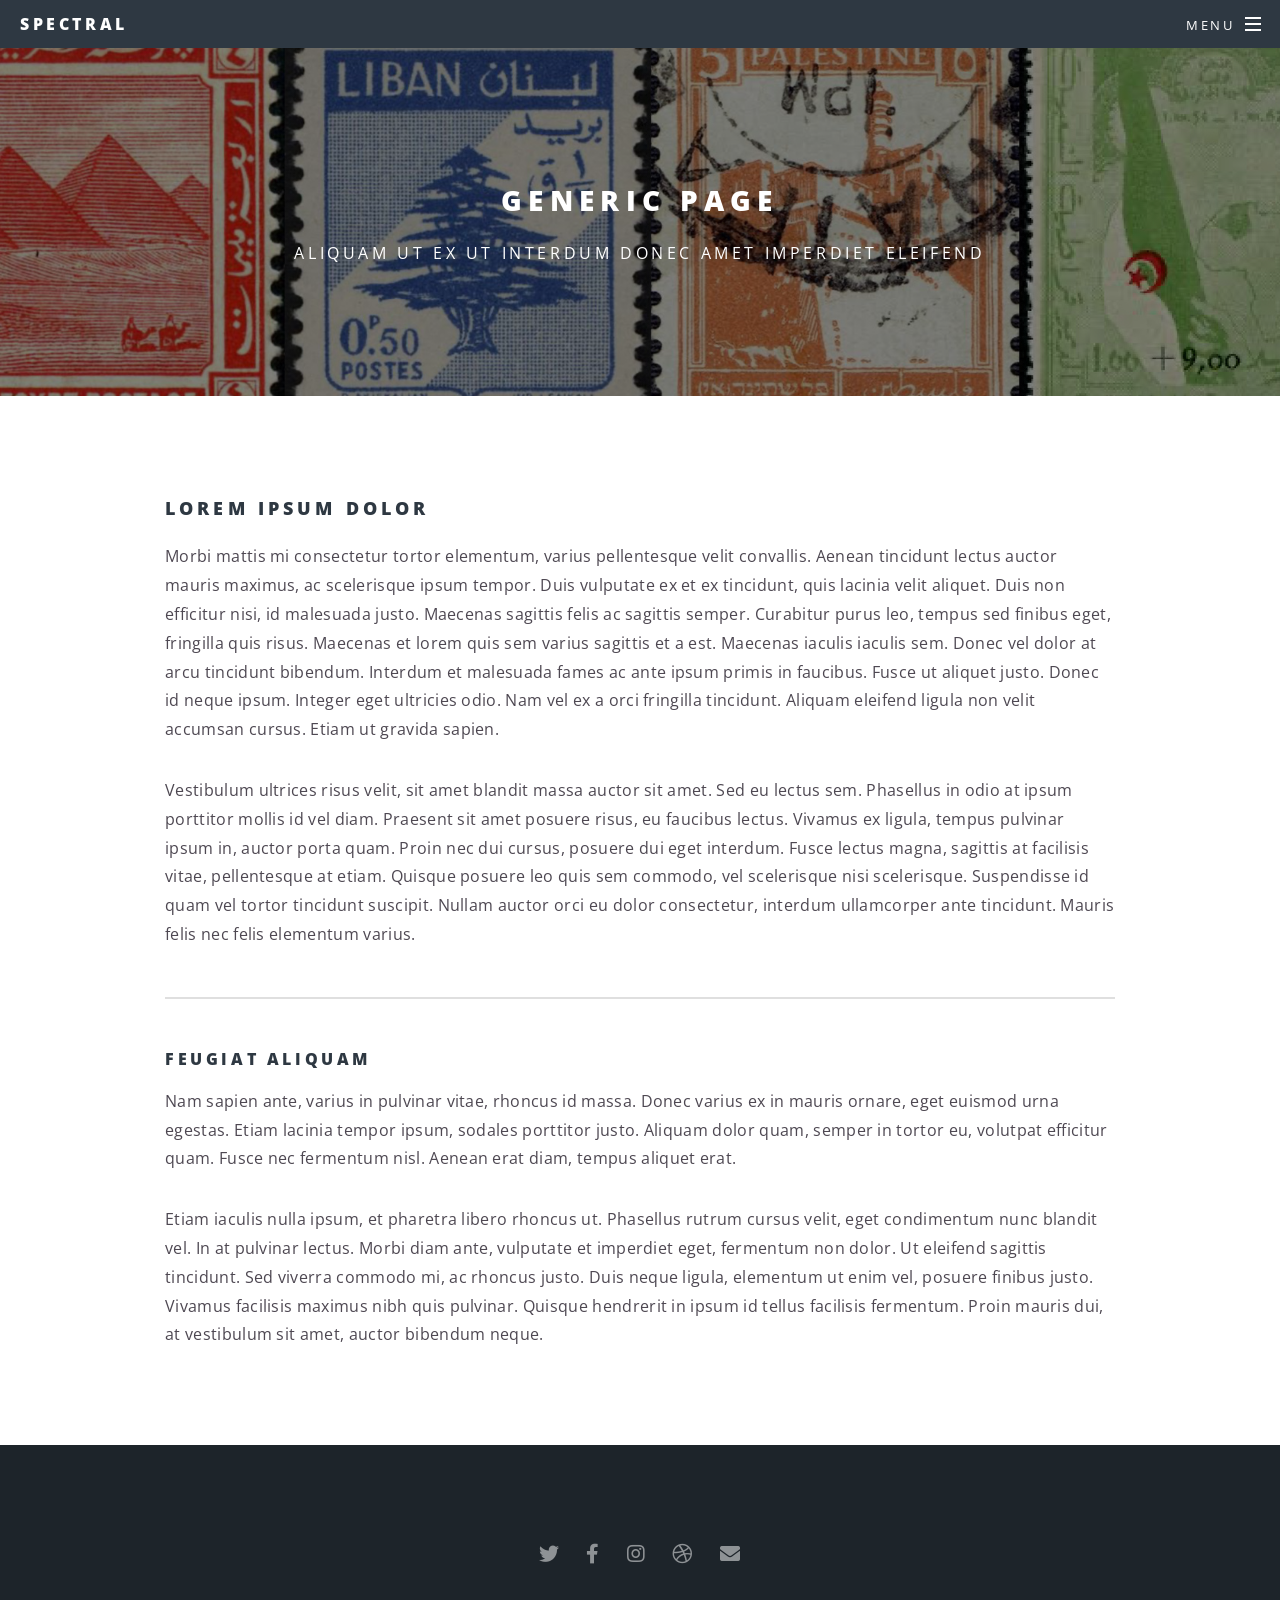
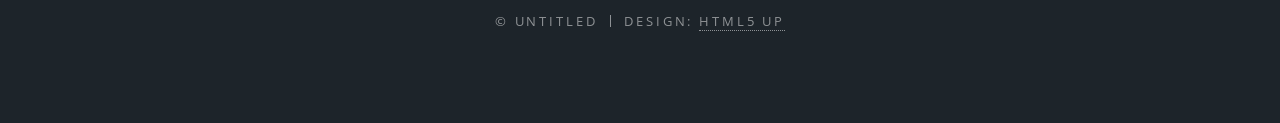
<file: generic.html>
<!DOCTYPE HTML>
<!--
	Spectral by HTML5 UP
	html5up.net | @ajlkn
	Free for personal and commercial use under the CCA 3.0 license (html5up.net/license)
-->
<html>
	<head>
		<title>Generic - Spectral by HTML5 UP</title>
		<meta charset="utf-8" />
		<meta name="viewport" content="width=device-width, initial-scale=1, user-scalable=no" />
		<link rel="stylesheet" href="assets/css/main.css" />
		<noscript><link rel="stylesheet" href="assets/css/noscript.css" /></noscript>
	</head>
	<body class="is-preload">

		<!-- Page Wrapper -->
			<div id="page-wrapper">

				<!-- Header -->
					<header id="header">
						<h1><a href="index.html">Spectral</a></h1>
						<nav id="nav">
							<ul>
								<li class="special">
									<a href="#menu" class="menuToggle"><span>Menu</span></a>
									<div id="menu">
										<ul>
											<li><a href="index.html">Home</a></li>
											<li><a href="generic.html">Generic</a></li>
											<li><a href="elements.html">Elements</a></li>
											<li><a href="#">Sign Up</a></li>
											<li><a href="#">Log In</a></li>
										</ul>
									</div>
								</li>
							</ul>
						</nav>
					</header>

				<!-- Main -->
					<article id="main">
						<header>
							<h2>Generic Page</h2>
							<p>Aliquam ut ex ut interdum donec amet imperdiet eleifend</p>
						</header>
						<section class="wrapper style5">
							<div class="inner">

								<h3>Lorem ipsum dolor</h3>
								<p>Morbi mattis mi consectetur tortor elementum, varius pellentesque velit convallis. Aenean tincidunt lectus auctor mauris maximus, ac scelerisque ipsum tempor. Duis vulputate ex et ex tincidunt, quis lacinia velit aliquet. Duis non efficitur nisi, id malesuada justo. Maecenas sagittis felis ac sagittis semper. Curabitur purus leo, tempus sed finibus eget, fringilla quis risus. Maecenas et lorem quis sem varius sagittis et a est. Maecenas iaculis iaculis sem. Donec vel dolor at arcu tincidunt bibendum. Interdum et malesuada fames ac ante ipsum primis in faucibus. Fusce ut aliquet justo. Donec id neque ipsum. Integer eget ultricies odio. Nam vel ex a orci fringilla tincidunt. Aliquam eleifend ligula non velit accumsan cursus. Etiam ut gravida sapien.</p>

								<p>Vestibulum ultrices risus velit, sit amet blandit massa auctor sit amet. Sed eu lectus sem. Phasellus in odio at ipsum porttitor mollis id vel diam. Praesent sit amet posuere risus, eu faucibus lectus. Vivamus ex ligula, tempus pulvinar ipsum in, auctor porta quam. Proin nec dui cursus, posuere dui eget interdum. Fusce lectus magna, sagittis at facilisis vitae, pellentesque at etiam. Quisque posuere leo quis sem commodo, vel scelerisque nisi scelerisque. Suspendisse id quam vel tortor tincidunt suscipit. Nullam auctor orci eu dolor consectetur, interdum ullamcorper ante tincidunt. Mauris felis nec felis elementum varius.</p>

								<hr />

								<h4>Feugiat aliquam</h4>
								<p>Nam sapien ante, varius in pulvinar vitae, rhoncus id massa. Donec varius ex in mauris ornare, eget euismod urna egestas. Etiam lacinia tempor ipsum, sodales porttitor justo. Aliquam dolor quam, semper in tortor eu, volutpat efficitur quam. Fusce nec fermentum nisl. Aenean erat diam, tempus aliquet erat.</p>

								<p>Etiam iaculis nulla ipsum, et pharetra libero rhoncus ut. Phasellus rutrum cursus velit, eget condimentum nunc blandit vel. In at pulvinar lectus. Morbi diam ante, vulputate et imperdiet eget, fermentum non dolor. Ut eleifend sagittis tincidunt. Sed viverra commodo mi, ac rhoncus justo. Duis neque ligula, elementum ut enim vel, posuere finibus justo. Vivamus facilisis maximus nibh quis pulvinar. Quisque hendrerit in ipsum id tellus facilisis fermentum. Proin mauris dui, at vestibulum sit amet, auctor bibendum neque.</p>

							</div>
						</section>
					</article>

				<!-- Footer -->
					<footer id="footer">
						<ul class="icons">
							<li><a href="#" class="icon brands fa-twitter"><span class="label">Twitter</span></a></li>
							<li><a href="#" class="icon brands fa-facebook-f"><span class="label">Facebook</span></a></li>
							<li><a href="#" class="icon brands fa-instagram"><span class="label">Instagram</span></a></li>
							<li><a href="#" class="icon brands fa-dribbble"><span class="label">Dribbble</span></a></li>
							<li><a href="#" class="icon solid fa-envelope"><span class="label">Email</span></a></li>
						</ul>
						<ul class="copyright">
							<li>&copy; Untitled</li><li>Design: <a href="http://html5up.net">HTML5 UP</a></li>
						</ul>
					</footer>

			</div>

		<!-- Scripts -->
			<script src="assets/js/jquery.min.js"></script>
			<script src="assets/js/jquery.scrollex.min.js"></script>
			<script src="assets/js/jquery.scrolly.min.js"></script>
			<script src="assets/js/browser.min.js"></script>
			<script src="assets/js/breakpoints.min.js"></script>
			<script src="assets/js/util.js"></script>
			<script src="assets/js/main.js"></script>

	</body>
</html>
</file>
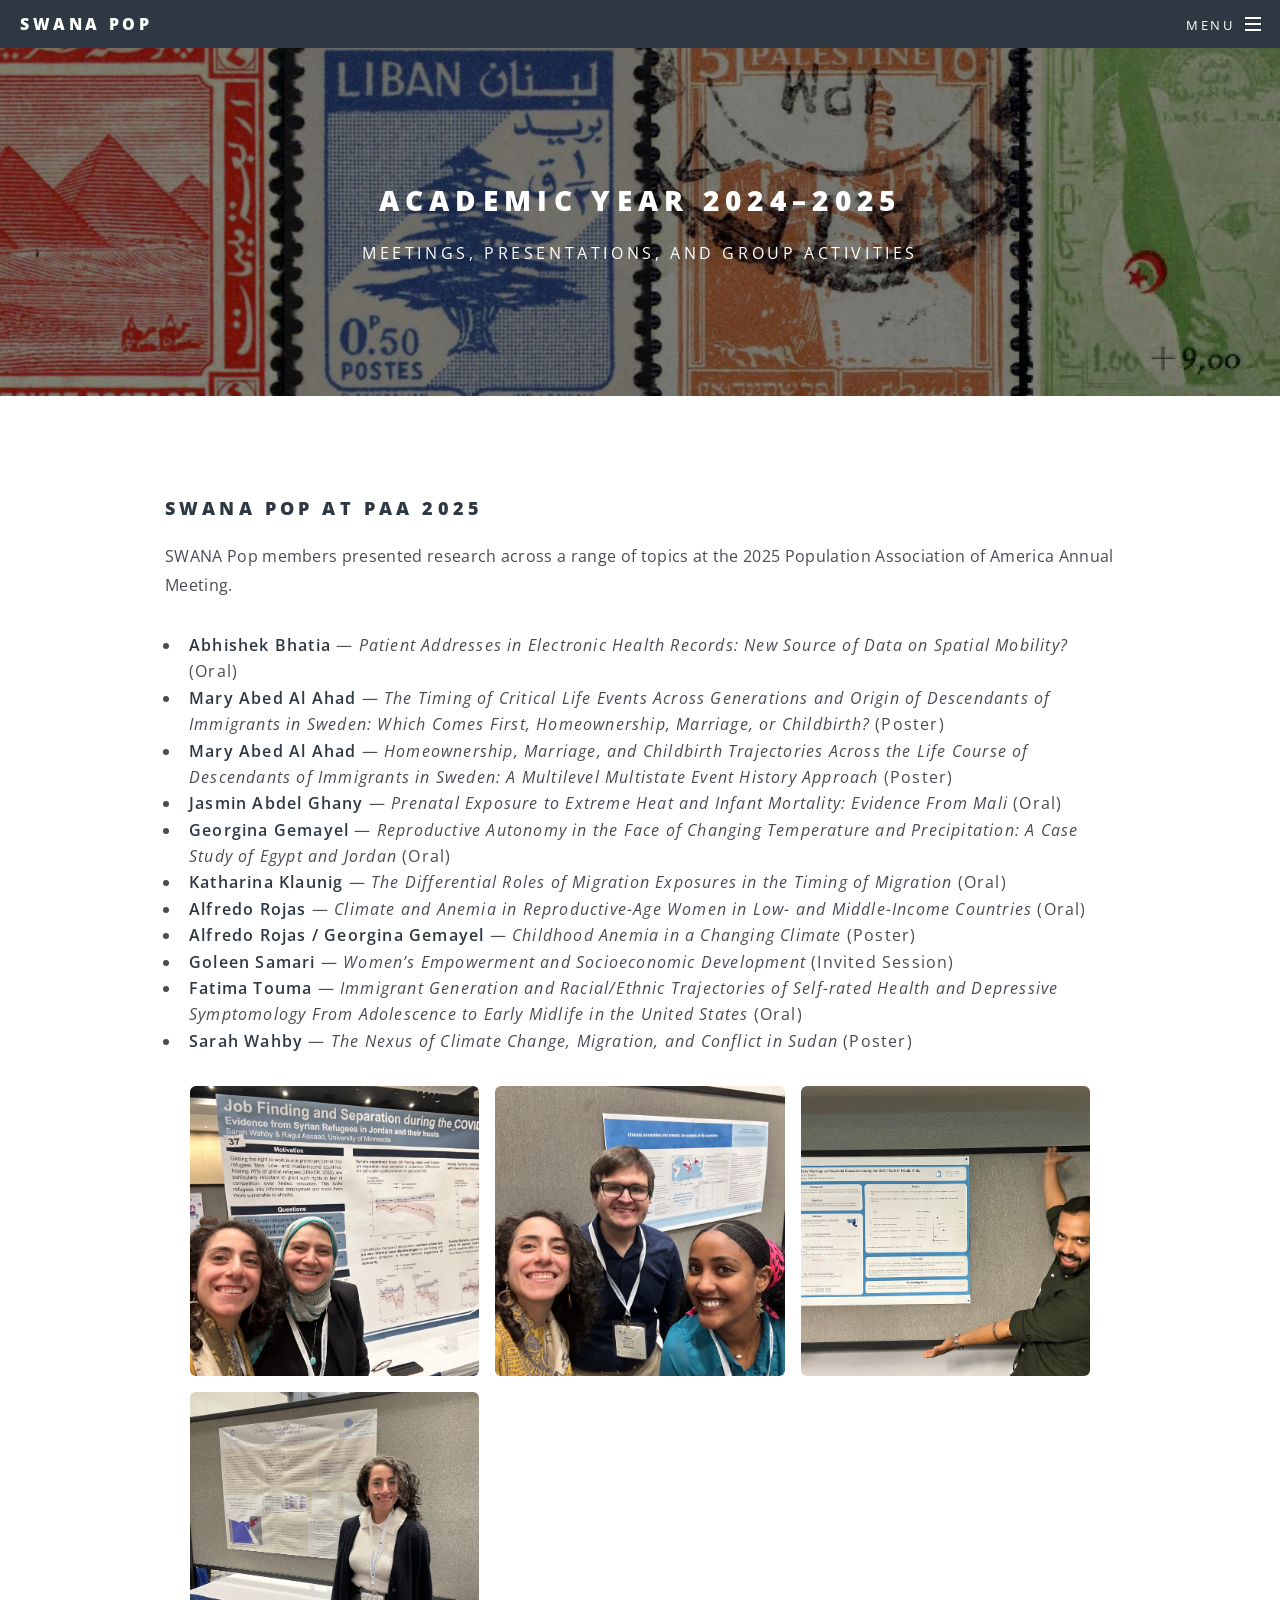
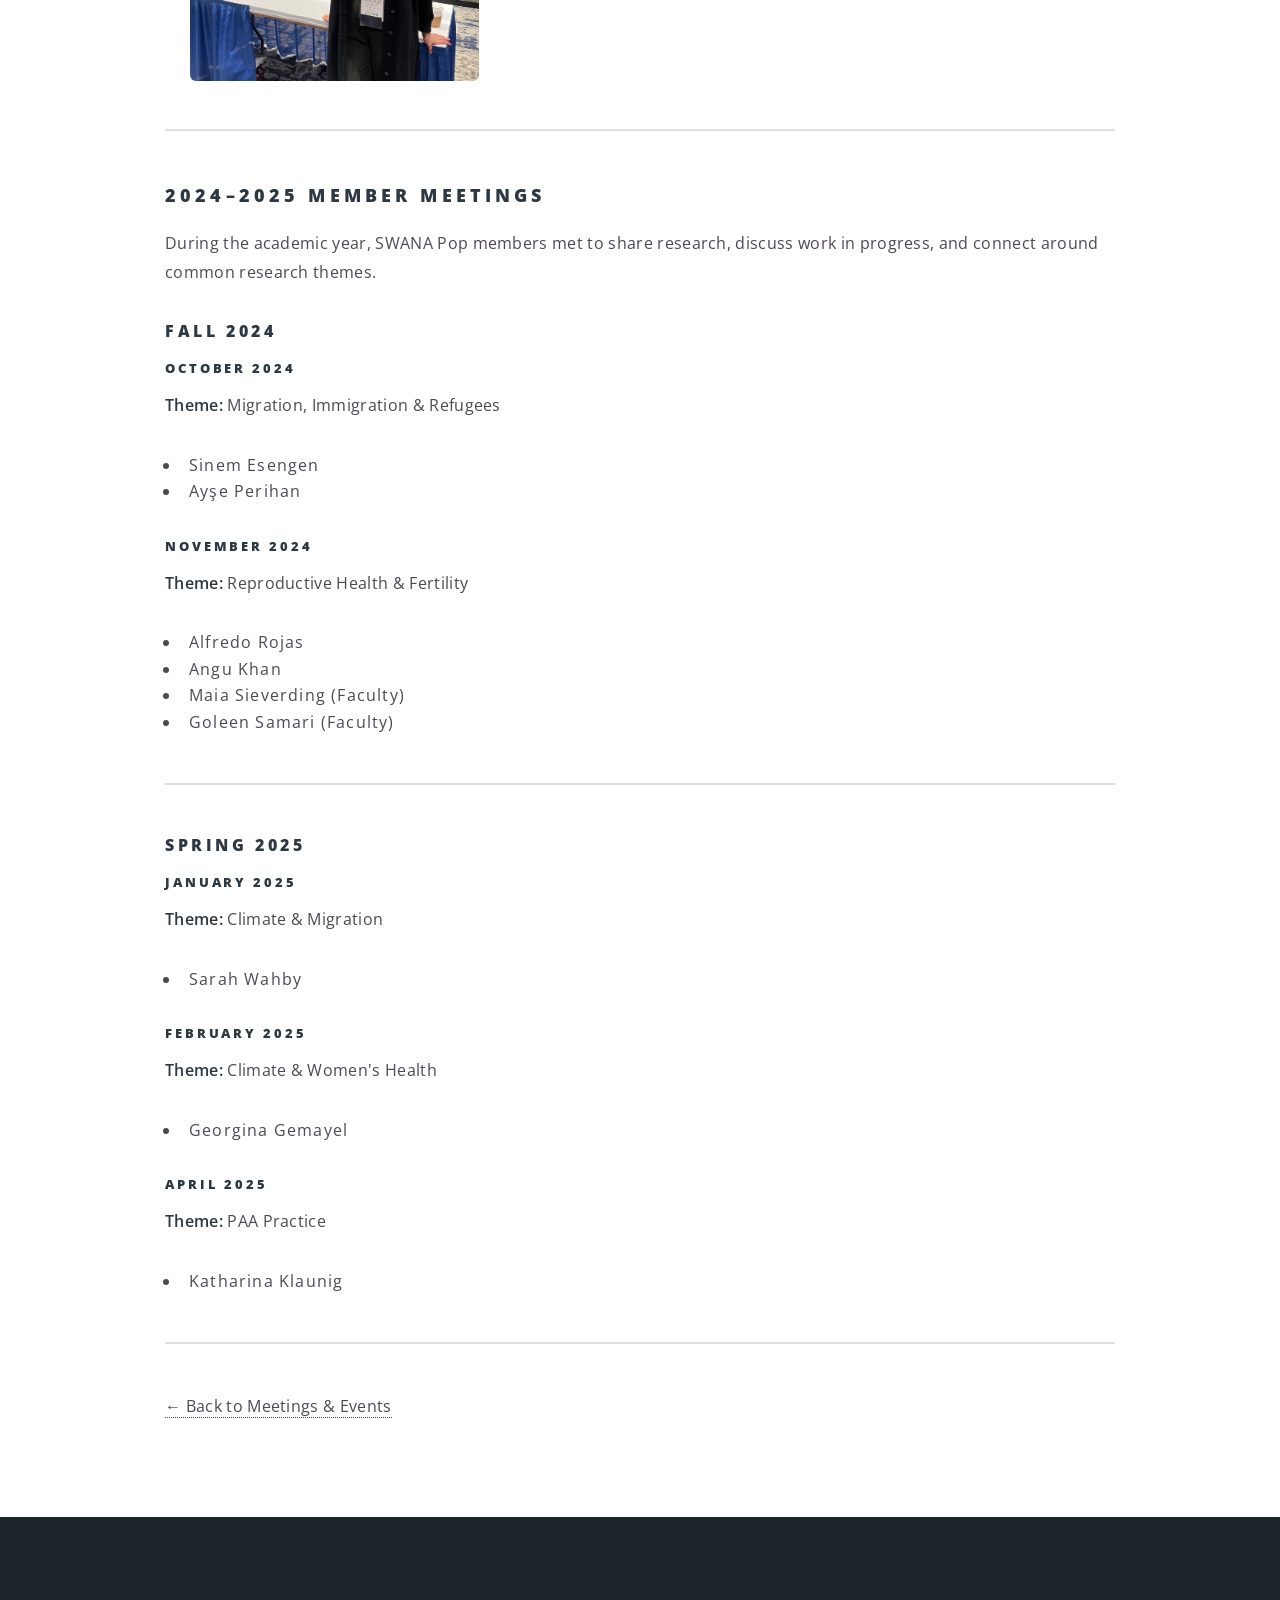
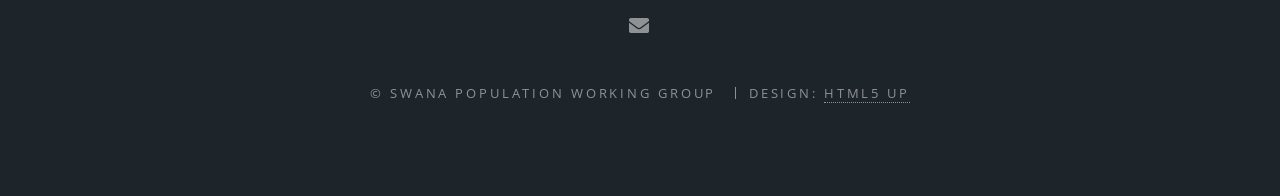
<file: Meetings_24-25.html>
<!DOCTYPE HTML>
<!--
	Spectral by HTML5 UP
	html5up.net | @ajlkn
	Free for personal and commercial use under the CCA 3.0 license (html5up.net/license)
-->
<html>
  <head>
    <title>2024–2025 Meetings & Events | SWANA Population Working Group</title>
    <meta charset="utf-8" />
    <meta name="description" content="SWANA Population Working Group meetings, presentations, and events from the 2024–2025 academic year." />
    <meta name="viewport" content="width=device-width, initial-scale=1, user-scalable=no" />
    <link rel="stylesheet" href="assets/css/main.css" />
    <noscript><link rel="stylesheet" href="assets/css/noscript.css" /></noscript>
  </head>

  <body class="is-preload">

    <!-- Page Wrapper -->
    <div id="page-wrapper">

      <!-- Header -->
      <header id="header">
        <h1><a href="index.html">SWANA POP</a></h1>

        <nav id="nav">
          <ul>
            <li class="special">
              <a href="#menu" class="menuToggle"><span>Menu</span></a>

              <div id="menu">
                <ul>
                  <li><a href="index.html">Home</a></li>
                  <li><a href="about.html">About Us</a></li>
                  <li><a href="members.html">Members</a></li>
                  <li><a href="publications.html">Publications</a></li>
                  <li><a href="meetings.html">Meetings</a></li>
                </ul>
              </div>
            </li>
          </ul>
        </nav>
      </header>

      <!-- Main -->
      <article id="main">

        <header>
          <h2>Academic Year 2024–2025</h2>
          <p>Meetings, presentations, and group activities</p>
        </header>

        <section class="wrapper style5">
          <div class="inner">

            <!-- PAA 2025 -->
            <h3>SWANA Pop at PAA 2025</h3>

            <p>
              SWANA Pop members presented research across a range of topics at the
              2025 Population Association of America Annual Meeting.
            </p>

            <ul class="paa-presentations">

              <li>
                <strong>Abhishek Bhatia</strong> —
                <em>Patient Addresses in Electronic Health Records: New Source of Data on Spatial Mobility?</em>
                (Oral)
              </li>

              <li>
                <strong>Mary Abed Al Ahad</strong> —
                <em>The Timing of Critical Life Events Across Generations and Origin of Descendants of Immigrants in Sweden: Which Comes First, Homeownership, Marriage, or Childbirth?</em>
                (Poster)
              </li>

              <li>
                <strong>Mary Abed Al Ahad</strong> —
                <em>Homeownership, Marriage, and Childbirth Trajectories Across the Life Course of Descendants of Immigrants in Sweden: A Multilevel Multistate Event History Approach</em>
                (Poster)
              </li>

              <li>
                <strong>Jasmin Abdel Ghany</strong> —
                <em>Prenatal Exposure to Extreme Heat and Infant Mortality: Evidence From Mali</em>
                (Oral)
              </li>

              <li>
                <strong>Georgina Gemayel</strong> —
                <em>Reproductive Autonomy in the Face of Changing Temperature and Precipitation: A Case Study of Egypt and Jordan</em>
                (Oral)
              </li>

              <li>
                <strong>Katharina Klaunig</strong> —
                <em>The Differential Roles of Migration Exposures in the Timing of Migration</em>
                (Oral)
              </li>

              <li>
                <strong>Alfredo Rojas</strong> —
                <em>Climate and Anemia in Reproductive-Age Women in Low- and Middle-Income Countries</em>
                (Oral)
              </li>

              <li>
                <strong>Alfredo Rojas / Georgina Gemayel</strong> —
                <em>Childhood Anemia in a Changing Climate</em>
                (Poster)
              </li>

              <li>
                <strong>Goleen Samari</strong> —
                <em>Women’s Empowerment and Socioeconomic Development</em>
                (Invited Session)
              </li>

              <li>
                <strong>Fatima Touma</strong> —
                <em>Immigrant Generation and Racial/Ethnic Trajectories of Self-rated Health and Depressive Symptomology From Adolescence to Early Midlife in the United States</em>
                (Oral)
              </li>

              <li>
                <strong>Sarah Wahby</strong> —
                <em>The Nexus of Climate Change, Migration, and Conflict in Sudan</em>
                (Poster)
              </li>

            </ul>

<div class="paa-gallery">

  <figure>
    <img src="images/SWGG.jpeg" alt="Sarah Wahby and Georgina Gemayel at PAA" />
  </figure>

  <figure>
    <img src="images/SGAJGG.jpeg" alt="SWANA Pop members at PAA" />
  </figure>

  <figure>
    <img src="images/AB.jpeg" alt="Abhishek Bhatia at his poster at PAA" />
  </figure>

  <figure>
    <img src="images/GG.jpeg" alt="Georgina Gemayel at her poster at PAA" />
  </figure>

</div>
            
            <hr />

            <!-- Member Meetings -->
            <h3>2024–2025 Member Meetings</h3>

            <p>
              During the academic year, SWANA Pop members met to share research,
              discuss work in progress, and connect around common research themes.
            </p>

            <h4>Fall 2024</h4>

            <h5>October 2024</h5>
            <p>
              <strong>Theme:</strong> Migration, Immigration & Refugees
            </p>

            <ul>
              <li>Sinem Esengen</li>
              <li>Ayşe Perihan</li>
            </ul>

            <h5>November 2024</h5>
            <p>
              <strong>Theme:</strong> Reproductive Health & Fertility
            </p>

            <ul>
              <li>Alfredo Rojas</li>
              <li>Angu Khan</li>
              <li>Maia Sieverding (Faculty)</li>
              <li>Goleen Samari (Faculty)</li>
            </ul>

            <hr />

            <h4>Spring 2025</h4>

            <h5>January 2025</h5>
            <p>
              <strong>Theme:</strong> Climate & Migration
            </p>

            <ul>
              <li>Sarah Wahby</li>
            </ul>

            <h5>February 2025</h5>
            <p>
              <strong>Theme:</strong> Climate & Women's Health
            </p>

            <ul>
              <li>Georgina Gemayel</li>
            </ul>

            <h5>April 2025</h5>
            <p>
              <strong>Theme:</strong> PAA Practice
            </p>

            <ul>
              <li>Katharina Klaunig</li>
            </ul>

            <hr />
            

            <!-- Back to archive -->
            <p>
              <a href="meetings.html">&larr; Back to Meetings & Events</a>
            </p>

          </div>
        </section>

      </article>

      <!-- Footer -->
      <footer id="footer">
        <ul class="icons">
          <li>
            <a href="https://forms.gle/hCoYXYdUF1regbRC8"
               class="icon solid fa-envelope"
               target="_blank"
               rel="noopener noreferrer">
              <span class="label">Contact Form</span>
            </a>
          </li>
        </ul>

        <ul class="copyright">
          <li>&copy; SWANA Population Working Group</li>
          <li>Design: <a href="http://html5up.net">HTML5 UP</a></li>
        </ul>
      </footer>

    </div>

    <!-- Scripts -->
    <script src="assets/js/jquery.min.js"></script>
    <script src="assets/js/jquery.scrollex.min.js"></script>
    <script src="assets/js/jquery.scrolly.min.js"></script>
    <script src="assets/js/browser.min.js"></script>
    <script src="assets/js/breakpoints.min.js"></script>
    <script src="assets/js/util.js"></script>
    <script src="assets/js/main.js"></script>

  </body>
</html>
</file>
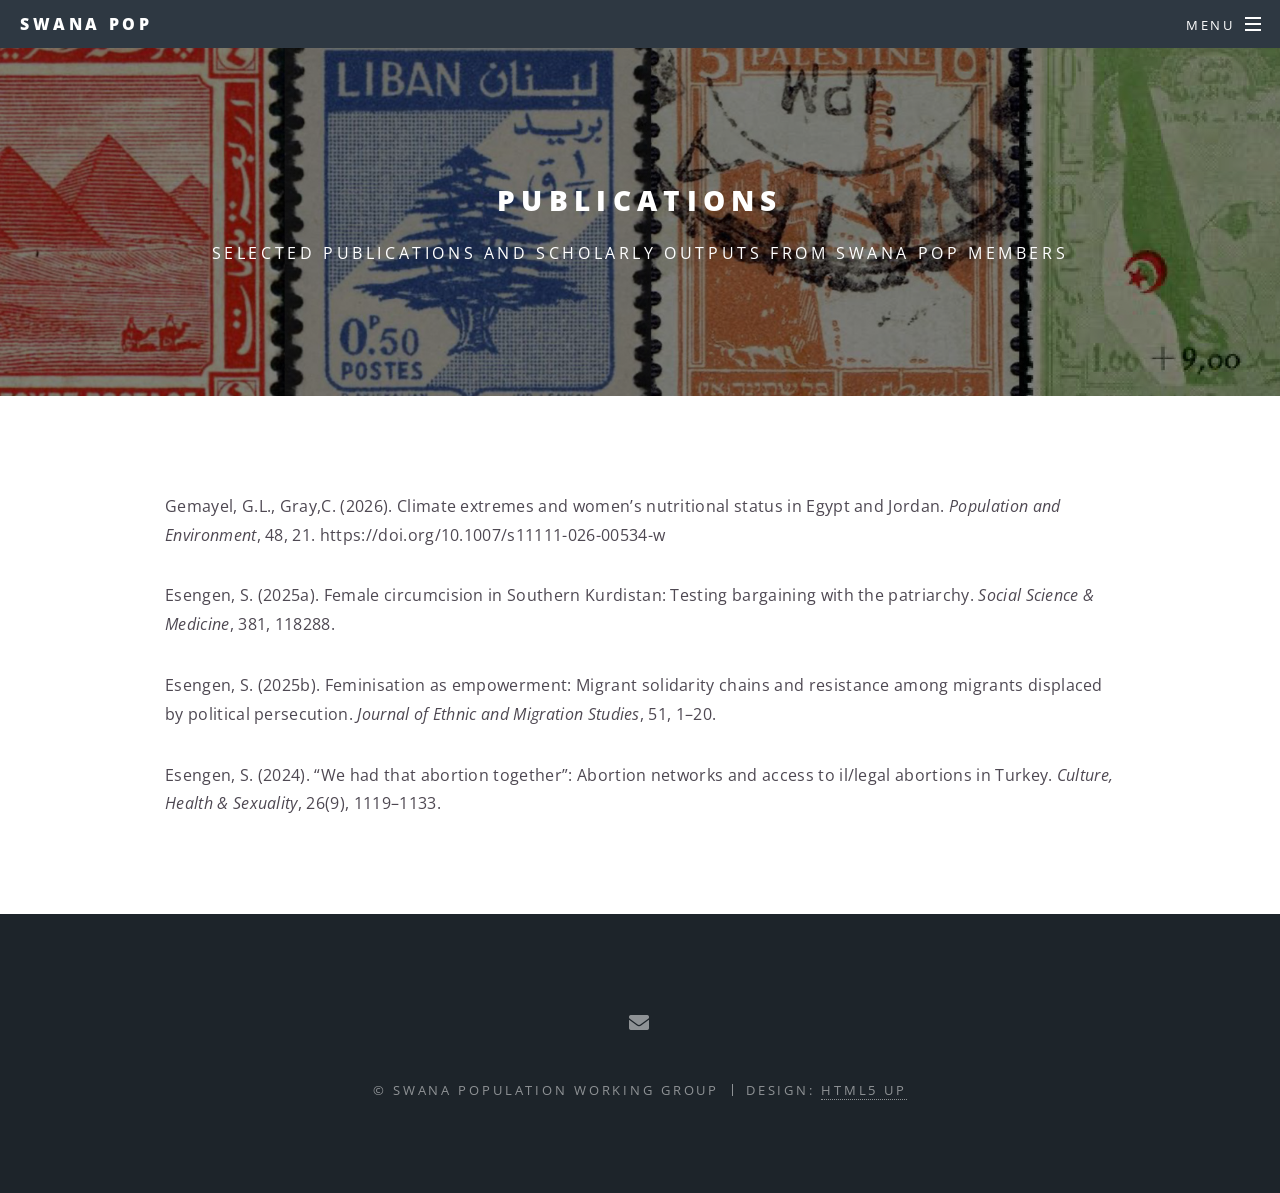
<file: publications.html>
<!DOCTYPE HTML>
<!--
	Spectral by HTML5 UP
	html5up.net | @ajlkn
	Free for personal and commercial use under the CCA 3.0 license (html5up.net/license)
-->
<html>
  <head>
    <title>Publications | SWANA Population Working Group</title>
    <meta charset="utf-8" />
    <meta name="description" content="Browse selected publications and scholarly outputs from SWANA Population Working Group members." />
    <meta name="viewport" content="width=device-width, initial-scale=1, user-scalable=no" />
    <link rel="stylesheet" href="assets/css/main.css" />
    <noscript><link rel="stylesheet" href="assets/css/noscript.css" /></noscript>
  </head>
  <body class="is-preload">

		<!-- Page Wrapper -->
			<div id="page-wrapper">

				<!-- Header -->
					<header id="header">
						<h1><a href="index.html">SWANA POP</a></h1>
						<nav id="nav">
							<ul>
								<li class="special">
									<a href="#menu" class="menuToggle"><span>Menu</span></a>
									<div id="menu">
										<ul>
											<li><a href="index.html">Home</a></li>
											<li><a href="about.html">About Us</a></li>
											<li><a href="members.html">Members</a></li>
											<li><a href="publications.html">Publications</a></li>
											<li><a href="events.html">Meetings</a></li>
										</ul>
									</div>
								</li>
							</ul>
						</nav>
					</header>

				<!-- Main -->
					<article id="main">
						<header>
							<h2>Publications</h2>
							<p>Selected publications and scholarly outputs from SWANA Pop members</p>
						</header>
						<section class="wrapper style5">
							<div class="inner">

<p>Gemayel, G.L., Gray,C. (2026). Climate extremes and women’s nutritional status in Egypt and Jordan. <i>Population and Environment</i>, 48, 21. https://doi.org/10.1007/s11111-026-00534-w</p>

								<p>Esengen, S. (2025a). Female circumcision in Southern Kurdistan: Testing bargaining with the patriarchy. <i>Social Science & Medicine</i>, 381, 118288.</p>

<p>Esengen, S. (2025b). Feminisation as empowerment: Migrant solidarity chains and resistance among migrants displaced by political persecution. <i>Journal of Ethnic and Migration Studies</i>, 51, 1–20.</p>

<p>Esengen, S. (2024). “We had that abortion together”: Abortion networks and access to il/legal abortions in Turkey. <i>Culture, Health & Sexuality</i>, 26(9), 1119–1133.</p>
						
							
							</div>
						</section>
					</article>

				<!-- Footer -->
					<footer id="footer">
						<ul class="icons">
							<!--
							<li><a href="#" class="icon brands fa-twitter"><span class="label">Twitter</span></a></li>
							<li><a href="#" class="icon brands fa-facebook-f"><span class="label">Facebook</span></a></li>
							<li><a href="#" class="icon brands fa-instagram"><span class="label">Instagram</span></a></li>
							<li><a href="#" class="icon brands fa-dribbble"><span class="label">Dribbble</span></a></li>
							-->
<li><a href="https://forms.gle/hCoYXYdUF1regbRC8" class="icon solid fa-envelope" target="_blank" rel="noopener noreferrer"><span class="label">Contact Form</span></a></li>							
						</ul>
						<ul class="copyright">
							<li>&copy; SWANA Population Working Group</li><li>Design: <a href="http://html5up.net">HTML5 UP</a></li>
						</ul>
					</footer>


			</div>

		<!-- Scripts -->
			<script src="assets/js/jquery.min.js"></script>
			<script src="assets/js/jquery.scrollex.min.js"></script>
			<script src="assets/js/jquery.scrolly.min.js"></script>
			<script src="assets/js/browser.min.js"></script>
			<script src="assets/js/breakpoints.min.js"></script>
			<script src="assets/js/util.js"></script>
			<script src="assets/js/main.js"></script>

	</body>
</html>
</file>
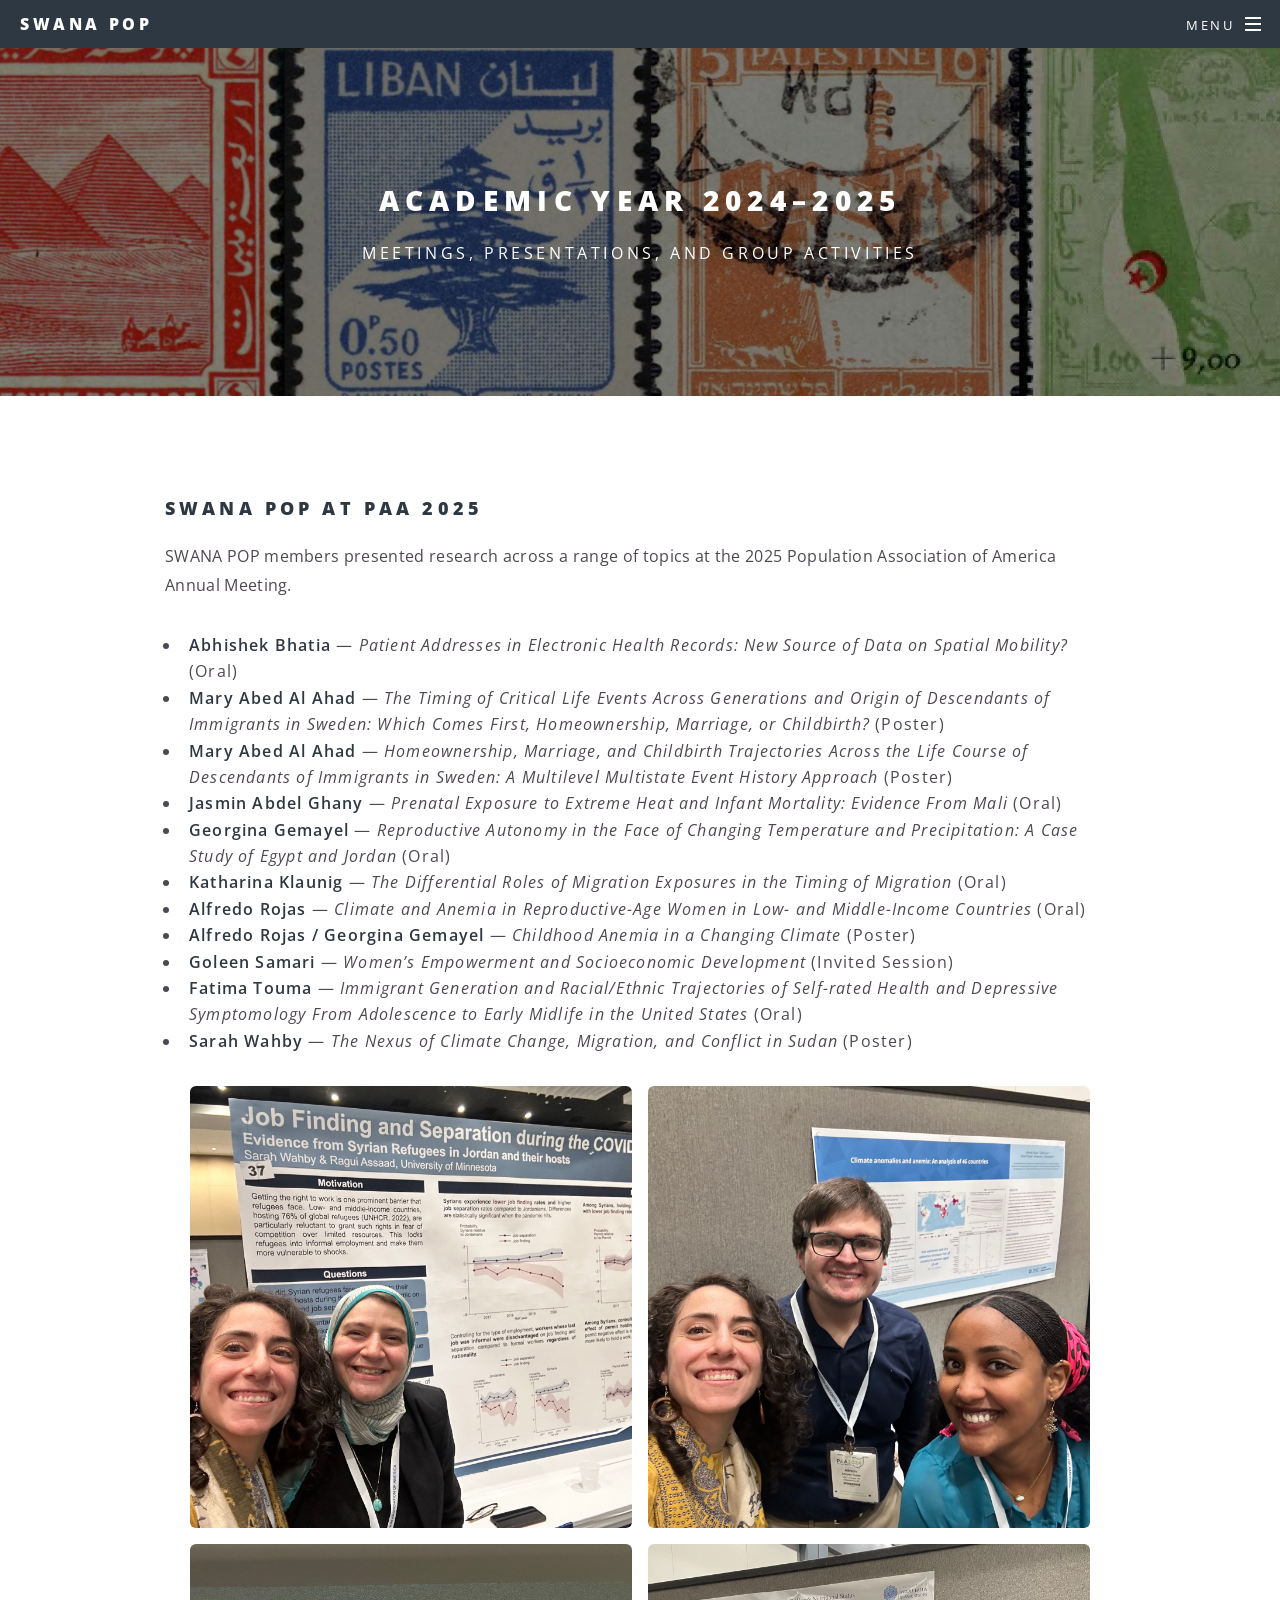
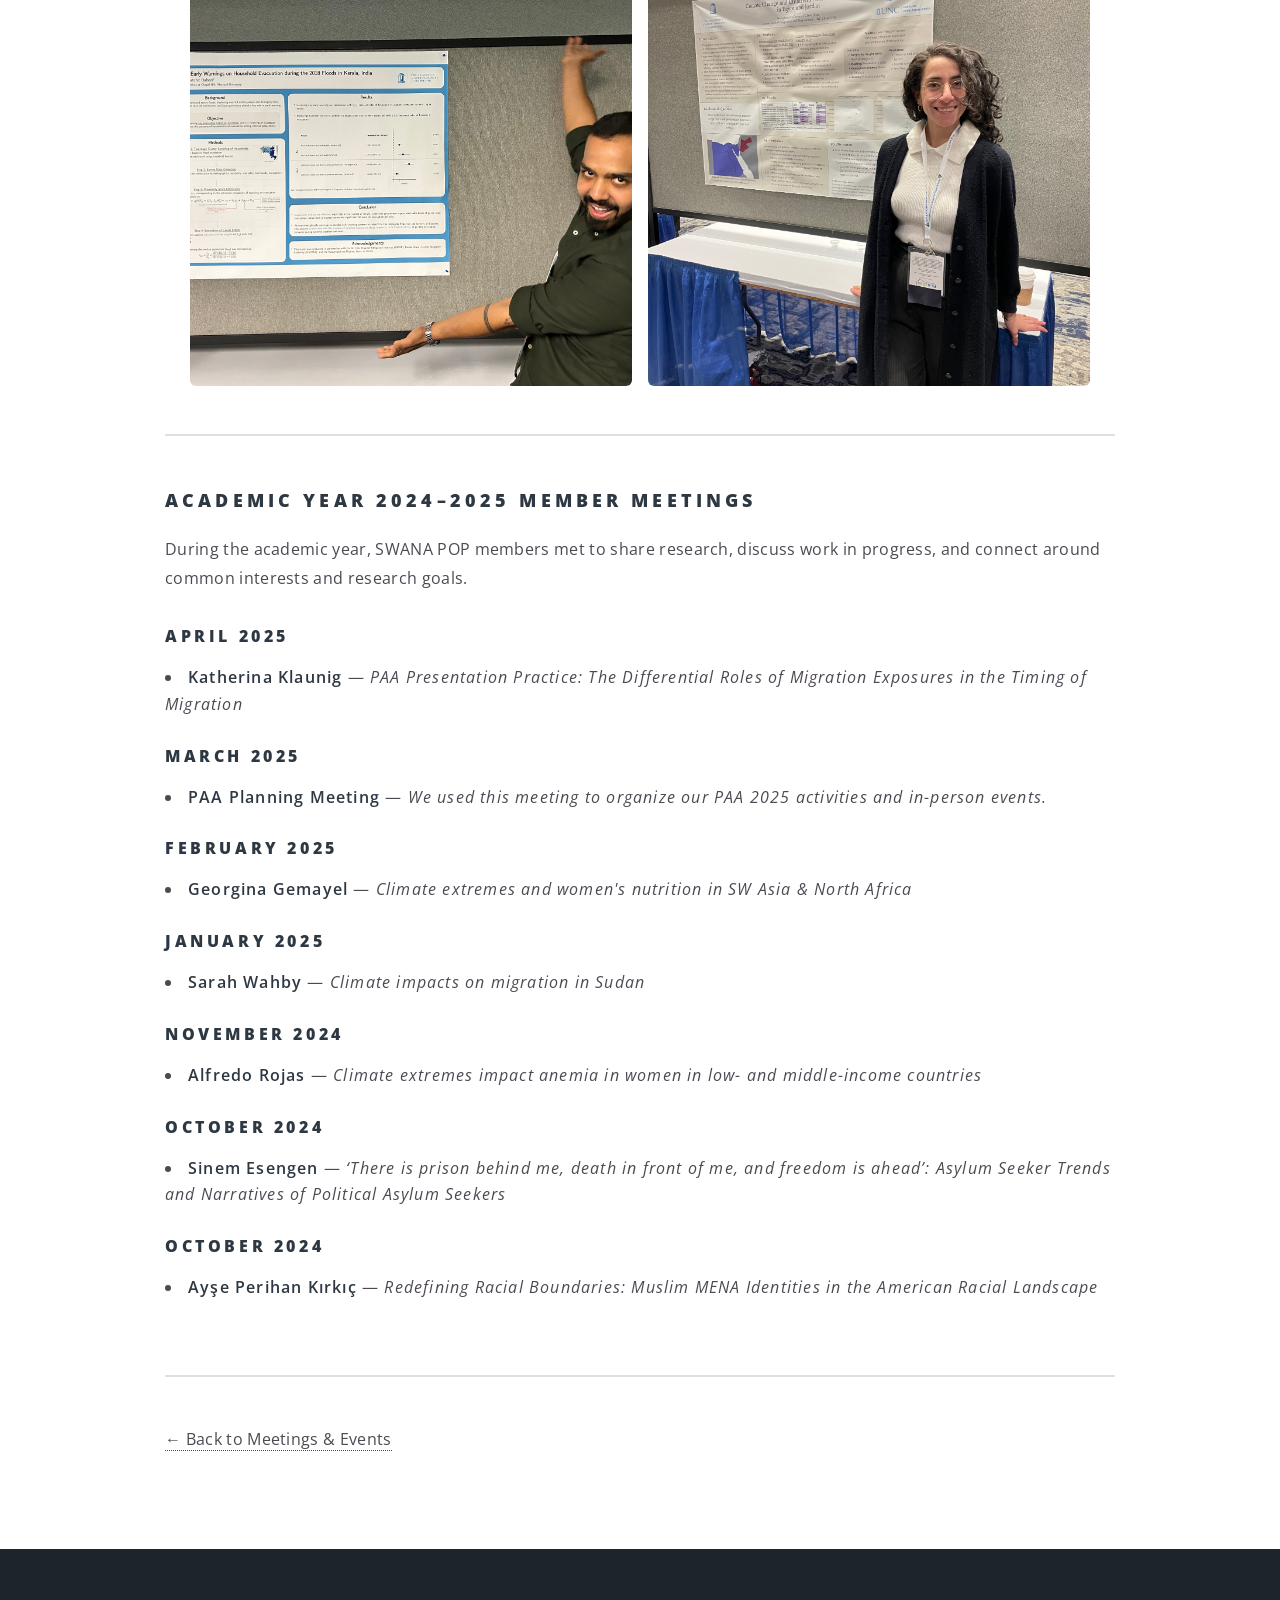
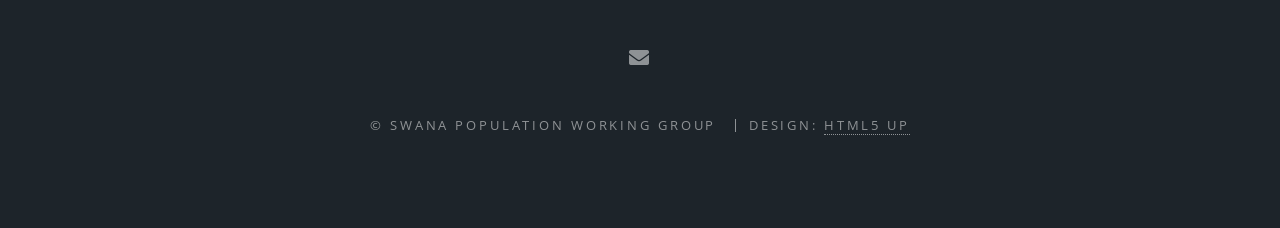
<file: year1.html>
<!DOCTYPE HTML>
<!--
	Spectral by HTML5 UP
	html5up.net | @ajlkn
	Free for personal and commercial use under the CCA 3.0 license (html5up.net/license)
-->
<html>
  <head>
    <title>2024–2025 Meetings & Events | SWANA Population Working Group</title>
    <meta charset="utf-8" />
    <meta name="description" content="SWANA Population Working Group meetings, presentations, and events from the 2024–2025 academic year." />
    <meta name="viewport" content="width=device-width, initial-scale=1, user-scalable=no" />
    <link rel="stylesheet" href="assets/css/main.css" />
    <noscript><link rel="stylesheet" href="assets/css/noscript.css" /></noscript>
  </head>

  <body class="is-preload">

    <!-- Page Wrapper -->
    <div id="page-wrapper">

      <!-- Header -->
      <header id="header">
        <h1><a href="index.html">SWANA POP</a></h1>

        <nav id="nav">
          <ul>
            <li class="special">
              <a href="#menu" class="menuToggle"><span>Menu</span></a>

              <div id="menu">
                <ul>
                  <li><a href="index.html">Home</a></li>
                  <li><a href="about.html">About Us</a></li>
                  <li><a href="members.html">Members</a></li>
                  <li><a href="publications.html">Publications</a></li>
                  <li><a href="events.html">Meetings</a></li>
                </ul>
              </div>
            </li>
          </ul>
        </nav>
      </header>

      <!-- Main -->
      <article id="main">

        <header>
          <h2>Academic Year 2024–2025</h2>
          <p>Meetings, presentations, and group activities</p>
        </header>

        <section class="wrapper style5">
          <div class="inner">

            <!-- PAA 2025 -->
            <h3>SWANA POP at PAA 2025</h3>

            <p>
              SWANA POP members presented research across a range of topics at the
              2025 Population Association of America Annual Meeting.
            </p>

            <ul class="paa-presentations">

              <li>
                <strong>Abhishek Bhatia</strong> —
                <em>Patient Addresses in Electronic Health Records: New Source of Data on Spatial Mobility?</em>
                (Oral)
              </li>

              <li>
                <strong>Mary Abed Al Ahad</strong> —
                <em>The Timing of Critical Life Events Across Generations and Origin of Descendants of Immigrants in Sweden: Which Comes First, Homeownership, Marriage, or Childbirth?</em>
                (Poster)
              </li>

              <li>
                <strong>Mary Abed Al Ahad</strong> —
                <em>Homeownership, Marriage, and Childbirth Trajectories Across the Life Course of Descendants of Immigrants in Sweden: A Multilevel Multistate Event History Approach</em>
                (Poster)
              </li>

              <li>
                <strong>Jasmin Abdel Ghany</strong> —
                <em>Prenatal Exposure to Extreme Heat and Infant Mortality: Evidence From Mali</em>
                (Oral)
              </li>

              <li>
                <strong>Georgina Gemayel</strong> —
                <em>Reproductive Autonomy in the Face of Changing Temperature and Precipitation: A Case Study of Egypt and Jordan</em>
                (Oral)
              </li>

              <li>
                <strong>Katharina Klaunig</strong> —
                <em>The Differential Roles of Migration Exposures in the Timing of Migration</em>
                (Oral)
              </li>

              <li>
                <strong>Alfredo Rojas</strong> —
                <em>Climate and Anemia in Reproductive-Age Women in Low- and Middle-Income Countries</em>
                (Oral)
              </li>

              <li>
                <strong>Alfredo Rojas / Georgina Gemayel</strong> —
                <em>Childhood Anemia in a Changing Climate</em>
                (Poster)
              </li>

              <li>
                <strong>Goleen Samari</strong> —
                <em>Women’s Empowerment and Socioeconomic Development</em>
                (Invited Session)
              </li>

              <li>
                <strong>Fatima Touma</strong> —
                <em>Immigrant Generation and Racial/Ethnic Trajectories of Self-rated Health and Depressive Symptomology From Adolescence to Early Midlife in the United States</em>
                (Oral)
              </li>

              <li>
                <strong>Sarah Wahby</strong> —
                <em>The Nexus of Climate Change, Migration, and Conflict in Sudan</em>
                (Poster)
              </li>

            </ul>

<div class="paa-gallery paa-gallery-four">

  <figure>
    <img src="images/SWGG.jpeg" alt="Sarah Wahby and Georgina Gemayel at PAA" />
  </figure>

  <figure>
    <img src="images/SGAJGG.jpeg" alt="SWANA Pop members at PAA" />
  </figure>

  <figure>
    <img src="images/AB.jpeg" alt="Abhishek Bhatia at his poster at PAA" />
  </figure>

  <figure>
    <img src="images/GG.jpeg" alt="Georgina Gemayel at her poster at PAA" />
  </figure>

</div>
            
            <hr />

            <!-- Member Meetings -->
            <h3>Academic Year 2024–2025 Member Meetings</h3>

            <p>
              During the academic year, SWANA POP members met to share research,
              discuss work in progress, and connect around common interests and research goals.
            </p>

            	 <h4>April 2025 </h4>
        <li>
          <strong>Katherina Klaunig </strong> —
          <em>PAA Presentation Practice: The Differential Roles of Migration Exposures in the Timing of Migration </em>
          </li>
		  <br />
      
			  <h4>March 2025 </h4>
        <li>
          <strong>PAA Planning Meeting</strong> —
          <em>We used this meeting to organize our PAA 2025 activities and in-person events. </em>
          </li>
		  <br />
	
			  <h4>February 2025 </h4>
        <li>
          <strong>Georgina Gemayel</strong> —
          <em> Climate extremes and women's nutrition in SW Asia & North Africa </em>
          </li>		
		  <br />						

	<h4>January 2025 </h4>
        <li>
          <strong>Sarah Wahby</strong> —
          <em>Climate impacts on migration in Sudan </em>
          </li>		
		  <br />	
								
	<h4>November 2024 </h4>
        <li>
          <strong>Alfredo Rojas</strong> —
          <em>Climate extremes impact anemia in women in low- and middle-income countries</em>
          </li>		
		  <br />								

	<h4>October 2024 </h4>
        <li>
          <strong>Sinem Esengen</strong> —
          <em>‘There is prison behind me, death in front of me, and freedom is ahead’: Asylum Seeker Trends and Narratives of Political Asylum Seekers
 </em>
          </li>		
		  <br />
								
	 <h4>October 2024 </h4>
        <li>
          <strong>Ayşe Perihan Kırkıç</strong> —
          <em>Redefining Racial Boundaries: Muslim MENA Identities in the American Racial Landscape </em>
          </li>
		  <br />	
	<hr />	
            

            <!-- Back to archive -->
            <p>
              <a href="events.html">&larr; Back to Meetings & Events</a>
            </p>

          </div>
        </section>

      </article>

      <!-- Footer -->
      <footer id="footer">
        <ul class="icons">
          <li>
            <a href="https://forms.gle/hCoYXYdUF1regbRC8"
               class="icon solid fa-envelope"
               target="_blank"
               rel="noopener noreferrer">
              <span class="label">Contact Form</span>
            </a>
          </li>
        </ul>

        <ul class="copyright">
          <li>&copy; SWANA Population Working Group</li>
          <li>Design: <a href="http://html5up.net">HTML5 UP</a></li>
        </ul>
      </footer>

    </div>

    <!-- Scripts -->
    <script src="assets/js/jquery.min.js"></script>
    <script src="assets/js/jquery.scrollex.min.js"></script>
    <script src="assets/js/jquery.scrolly.min.js"></script>
    <script src="assets/js/browser.min.js"></script>
    <script src="assets/js/breakpoints.min.js"></script>
    <script src="assets/js/util.js"></script>
    <script src="assets/js/main.js"></script>

  </body>
</html>
</file>
<file: assets/css/noscript.css>
/*
	Spectral by HTML5 UP
	html5up.net | @ajlkn
	Free for personal and commercial use under the CCA 3.0 license (html5up.net/license)
*/

/* Banner */

	body.is-preload #banner h2 {
		-moz-transform: none;
		-webkit-transform: none;
		-ms-transform: none;
		transform: none;
		opacity: 1;
	}

		body.is-preload #banner h2:before, body.is-preload #banner h2:after {
			width: 100%;
		}

	body.is-preload #banner .more {
		-moz-transform: none;
		-webkit-transform: none;
		-ms-transform: none;
		transform: none;
		opacity: 1;
	}

	body.is-preload #banner:after {
		opacity: 0;
	}
</file>
<file: assets/css/main.css>
@import url(fontawesome-all.min.css);
@import url("https://fonts.googleapis.com/css?family=Open+Sans:400,400italic,600,600italic,800,800italic");

/*
	Spectral by HTML5 UP
	html5up.net | @ajlkn
	Free for personal and commercial use under the CCA 3.0 license (html5up.net/license)
*/

html, body, div, span, applet, object,
iframe, h1, h2, h3, h4, h5, h6, p, blockquote,
pre, a, abbr, acronym, address, big, cite,
code, del, dfn, em, img, ins, kbd, q, s, samp,
small, strike, strong, sub, sup, tt, var, b,
u, i, center, dl, dt, dd, ol, ul, li, fieldset,
form, label, legend, table, caption, tbody,
tfoot, thead, tr, th, td, article, aside,
canvas, details, embed, figure, figcaption,
footer, header, hgroup, menu, nav, output, ruby,
section, summary, time, mark, audio, video {
	margin: 0;
	padding: 0;
	border: 0;
	font-size: 100%;
	font: inherit;
	vertical-align: baseline;}

article, aside, details, figcaption, figure,
footer, header, hgroup, menu, nav, section {
	display: block;}

body {
	line-height: 1;
}

ol, ul {
	list-style: none;
}

blockquote, q {
	quotes: none;
}

	blockquote:before, blockquote:after, q:before, q:after {
		content: '';
		content: none;
	}

table {
	border-collapse: collapse;
	border-spacing: 0;
}

body {
	-webkit-text-size-adjust: none;
}

mark {
	background-color: transparent;
	color: inherit;
}

input::-moz-focus-inner {
	border: 0;
	padding: 0;
}

input, select, textarea {
	-moz-appearance: none;
	-webkit-appearance: none;
	-ms-appearance: none;
	appearance: none;
}

/* Basic */

	@-ms-viewport {
		width: device-width;
	}

	html {
		box-sizing: border-box;
	}

	*, *:before, *:after {
		box-sizing: inherit;
	}

	body {
		background: #2e3842;
	}

		body.is-preload *, body.is-preload *:before, body.is-preload *:after {
			-moz-animation: none !important;
			-webkit-animation: none !important;
			-ms-animation: none !important;
			animation: none !important;
			-moz-transition: none !important;
			-webkit-transition: none !important;
			-ms-transition: none !important;
			transition: none !important;
		}

	body, input, select, textarea {
		color: #fff;
		font-family: "Open Sans", Helvetica, sans-serif;
		font-size: 15pt;
		font-weight: 400;
		letter-spacing: 0.075em;
		line-height: 1.65em;
	}

		@media screen and (max-width: 1680px) {

			body, input, select, textarea {
				font-size: 13pt;
			}

		}

		@media screen and (max-width: 1280px) {

			body, input, select, textarea {
				font-size: 12pt;
			}

		}

		@media screen and (max-width: 736px) {

			body, input, select, textarea {
				font-size: 11pt;
				letter-spacing: 0.0375em;
			}

		}

	a {
		-moz-transition: color 0.2s ease, border-bottom-color 0.2s ease;
		-webkit-transition: color 0.2s ease, border-bottom-color 0.2s ease;
		-ms-transition: color 0.2s ease, border-bottom-color 0.2s ease;
		transition: color 0.2s ease, border-bottom-color 0.2s ease;
		border-bottom: dotted 1px;
		color: inherit;
		text-decoration: none;
	}

		a:hover {
			border-bottom-color: transparent;
		}

	strong, b {
		color: #fff;
		font-weight: 600;
	}

	em, i {
		font-style: italic;
	}

	p {
		margin: 0 0 2em 0;
	}

	h1, h2, h3, h4, h5, h6 {
		color: #fff;
		font-weight: 800;
		letter-spacing: 0.225em;
		line-height: 1em;
		margin: 0 0 1em 0;
		text-transform: uppercase;
	}

		h1 a, h2 a, h3 a, h4 a, h5 a, h6 a {
			color: inherit;
			text-decoration: none;
		}

	h2 {
		font-size: 1.35em;
		line-height: 1.75em;
	}

		@media screen and (max-width: 736px) {

			h2 {
				font-size: 1.1em;
				line-height: 1.65em;
			}

		}

	h3 {
		font-size: 1.15em;
		line-height: 1.75em;
	}

		@media screen and (max-width: 736px) {

			h3 {
				font-size: 1em;
				line-height: 1.65em;
			}

		}

	h4 {
		font-size: 1em;
		line-height: 1.5em;
	}

	h5 {
		font-size: 0.8em;
		line-height: 1.5em;
	}

	h6 {
		font-size: 0.7em;
		line-height: 1.5em;
	}

	sub {
		font-size: 0.8em;
		position: relative;
		top: 0.5em;
	}

	sup {
		font-size: 0.8em;
		position: relative;
		top: -0.5em;
	}

	hr {
		border: 0;
		border-bottom: solid 2px #fff;
		margin: 3em 0;
	}

		hr.major {
			margin: 4.5em 0;
		}

	blockquote {
		border-left: solid 4px #fff;
		font-style: italic;
		margin: 0 0 2em 0;
		padding: 0.5em 0 0.5em 2em;
	}

	code {
		background: rgba(144, 144, 144, 0.25);
		border-radius: 3px;
		font-family: "Courier New", monospace;
		font-size: 0.9em;
		letter-spacing: 0;
		margin: 0 0.25em;
		padding: 0.25em 0.65em;
	}

	pre {
		-webkit-overflow-scrolling: touch;
		font-family: "Courier New", monospace;
		font-size: 0.9em;
		margin: 0 0 2em 0;
	}

		pre code {
			display: block;
			line-height: 1.75em;
			padding: 1em 1.5em;
			overflow-x: auto;
		}

	.align-left {
		text-align: left;
	}

	.align-center {
		text-align: center;
	}

	.align-right {
		text-align: right;
	}

/* Row */

	.row {
		display: flex;
		flex-wrap: wrap;
		box-sizing: border-box;
		align-items: stretch;
	}

		.row > * {
			box-sizing: border-box;
		}

		.row.gtr-uniform > * > :last-child {
			margin-bottom: 0;
		}

		.row.aln-left {
			justify-content: flex-start;
		}

		.row.aln-center {
			justify-content: center;
		}

		.row.aln-right {
			justify-content: flex-end;
		}

		.row.aln-top {
			align-items: flex-start;
		}

		.row.aln-middle {
			align-items: center;
		}

		.row.aln-bottom {
			align-items: flex-end;
		}

		.row > .imp {
			order: -1;
		}

		.row > .col-1 {
			width: 8.33333%;
		}

		.row > .off-1 {
			margin-left: 8.33333%;
		}

		.row > .col-2 {
			width: 16.66667%;
		}

		.row > .off-2 {
			margin-left: 16.66667%;
		}

		.row > .col-3 {
			width: 25%;
		}

		.row > .off-3 {
			margin-left: 25%;
		}

		.row > .col-4 {
			width: 33.33333%;
		}

		.row > .off-4 {
			margin-left: 33.33333%;
		}

		.row > .col-5 {
			width: 41.66667%;
		}

		.row > .off-5 {
			margin-left: 41.66667%;
		}

		.row > .col-6 {
			width: 50%;
		}

		.row > .off-6 {
			margin-left: 50%;
		}

		.row > .col-7 {
			width: 58.33333%;
		}

		.row > .off-7 {
			margin-left: 58.33333%;
		}

		.row > .col-8 {
			width: 66.66667%;
		}

		.row > .off-8 {
			margin-left: 66.66667%;
		}

		.row > .col-9 {
			width: 75%;
		}

		.row > .off-9 {
			margin-left: 75%;
		}

		.row > .col-10 {
			width: 83.33333%;
		}

		.row > .off-10 {
			margin-left: 83.33333%;
		}

		.row > .col-11 {
			width: 91.66667%;
		}

		.row > .off-11 {
			margin-left: 91.66667%;
		}

		.row > .col-12 {
			width: 100%;
		}

		.row > .off-12 {
			margin-left: 100%;
		}

		.row.gtr-0 {
			margin-top: 0;
			margin-left: 0em;
		}

			.row.gtr-0 > * {
				padding: 0 0 0 0em;
			}

			.row.gtr-0.gtr-uniform {
				margin-top: 0em;
			}

				.row.gtr-0.gtr-uniform > * {
					padding-top: 0em;
				}

		.row.gtr-25 {
			margin-top: 0;
			margin-left: -0.375em;
		}

			.row.gtr-25 > * {
				padding: 0 0 0 0.375em;
			}

			.row.gtr-25.gtr-uniform {
				margin-top: -0.375em;
			}

				.row.gtr-25.gtr-uniform > * {
					padding-top: 0.375em;
				}

		.row.gtr-50 {
			margin-top: 0;
			margin-left: -0.75em;
		}

			.row.gtr-50 > * {
				padding: 0 0 0 0.75em;
			}

			.row.gtr-50.gtr-uniform {
				margin-top: -0.75em;
			}

				.row.gtr-50.gtr-uniform > * {
					padding-top: 0.75em;
				}

		.row {
			margin-top: 0;
			margin-left: -1.5em;
		}

			.row > * {
				padding: 0 0 0 1.5em;
			}

			.row.gtr-uniform {
				margin-top: -1.5em;
			}

				.row.gtr-uniform > * {
					padding-top: 1.5em;
				}

		.row.gtr-150 {
			margin-top: 0;
			margin-left: -2.25em;
		}

			.row.gtr-150 > * {
				padding: 0 0 0 2.25em;
			}

			.row.gtr-150.gtr-uniform {
				margin-top: -2.25em;
			}

				.row.gtr-150.gtr-uniform > * {
					padding-top: 2.25em;
				}

		.row.gtr-200 {
			margin-top: 0;
			margin-left: -3em;
		}

			.row.gtr-200 > * {
				padding: 0 0 0 3em;
			}

			.row.gtr-200.gtr-uniform {
				margin-top: -3em;
			}

				.row.gtr-200.gtr-uniform > * {
					padding-top: 3em;
				}

		@media screen and (max-width: 1680px) {

			.row {
				display: flex;
				flex-wrap: wrap;
				box-sizing: border-box;
				align-items: stretch;
			}

				.row > * {
					box-sizing: border-box;
				}

				.row.gtr-uniform > * > :last-child {
					margin-bottom: 0;
				}

				.row.aln-left {
					justify-content: flex-start;
				}

				.row.aln-center {
					justify-content: center;
				}

				.row.aln-right {
					justify-content: flex-end;
				}

				.row.aln-top {
					align-items: flex-start;
				}

				.row.aln-middle {
					align-items: center;
				}

				.row.aln-bottom {
					align-items: flex-end;
				}

				.row > .imp-xlarge {
					order: -1;
				}

				.row > .col-1-xlarge {
					width: 8.33333%;
				}

				.row > .off-1-xlarge {
					margin-left: 8.33333%;
				}

				.row > .col-2-xlarge {
					width: 16.66667%;
				}

				.row > .off-2-xlarge {
					margin-left: 16.66667%;
				}

				.row > .col-3-xlarge {
					width: 25%;
				}

				.row > .off-3-xlarge {
					margin-left: 25%;
				}

				.row > .col-4-xlarge {
					width: 33.33333%;
				}

				.row > .off-4-xlarge {
					margin-left: 33.33333%;
				}

				.row > .col-5-xlarge {
					width: 41.66667%;
				}

				.row > .off-5-xlarge {
					margin-left: 41.66667%;
				}

				.row > .col-6-xlarge {
					width: 50%;
				}

				.row > .off-6-xlarge {
					margin-left: 50%;
				}

				.row > .col-7-xlarge {
					width: 58.33333%;
				}

				.row > .off-7-xlarge {
					margin-left: 58.33333%;
				}

				.row > .col-8-xlarge {
					width: 66.66667%;
				}

				.row > .off-8-xlarge {
					margin-left: 66.66667%;
				}

				.row > .col-9-xlarge {
					width: 75%;
				}

				.row > .off-9-xlarge {
					margin-left: 75%;
				}

				.row > .col-10-xlarge {
					width: 83.33333%;
				}

				.row > .off-10-xlarge {
					margin-left: 83.33333%;
				}

				.row > .col-11-xlarge {
					width: 91.66667%;
				}

				.row > .off-11-xlarge {
					margin-left: 91.66667%;
				}

				.row > .col-12-xlarge {
					width: 100%;
				}

				.row > .off-12-xlarge {
					margin-left: 100%;
				}

				.row.gtr-0 {
					margin-top: 0;
					margin-left: 0em;
				}

					.row.gtr-0 > * {
						padding: 0 0 0 0em;
					}

					.row.gtr-0.gtr-uniform {
						margin-top: 0em;
					}

						.row.gtr-0.gtr-uniform > * {
							padding-top: 0em;
						}

				.row.gtr-25 {
					margin-top: 0;
					margin-left: -0.375em;
				}

					.row.gtr-25 > * {
						padding: 0 0 0 0.375em;
					}

					.row.gtr-25.gtr-uniform {
						margin-top: -0.375em;
					}

						.row.gtr-25.gtr-uniform > * {
							padding-top: 0.375em;
						}

				.row.gtr-50 {
					margin-top: 0;
					margin-left: -0.75em;
				}

					.row.gtr-50 > * {
						padding: 0 0 0 0.75em;
					}

					.row.gtr-50.gtr-uniform {
						margin-top: -0.75em;
					}

						.row.gtr-50.gtr-uniform > * {
							padding-top: 0.75em;
						}

				.row {
					margin-top: 0;
					margin-left: -1.5em;
				}

					.row > * {
						padding: 0 0 0 1.5em;
					}

					.row.gtr-uniform {
						margin-top: -1.5em;
					}

						.row.gtr-uniform > * {
							padding-top: 1.5em;
						}

				.row.gtr-150 {
					margin-top: 0;
					margin-left: -2.25em;
				}

					.row.gtr-150 > * {
						padding: 0 0 0 2.25em;
					}

					.row.gtr-150.gtr-uniform {
						margin-top: -2.25em;
					}

						.row.gtr-150.gtr-uniform > * {
							padding-top: 2.25em;
						}

				.row.gtr-200 {
					margin-top: 0;
					margin-left: -3em;
				}

					.row.gtr-200 > * {
						padding: 0 0 0 3em;
					}

					.row.gtr-200.gtr-uniform {
						margin-top: -3em;
					}

						.row.gtr-200.gtr-uniform > * {
							padding-top: 3em;
						}

		}

		@media screen and (max-width: 1280px) {

			.row {
				display: flex;
				flex-wrap: wrap;
				box-sizing: border-box;
				align-items: stretch;
			}

				.row > * {
					box-sizing: border-box;
				}

				.row.gtr-uniform > * > :last-child {
					margin-bottom: 0;
				}

				.row.aln-left {
					justify-content: flex-start;
				}

				.row.aln-center {
					justify-content: center;
				}

				.row.aln-right {
					justify-content: flex-end;
				}

				.row.aln-top {
					align-items: flex-start;
				}

				.row.aln-middle {
					align-items: center;
				}

				.row.aln-bottom {
					align-items: flex-end;
				}

				.row > .imp-large {
					order: -1;
				}

				.row > .col-1-large {
					width: 8.33333%;
				}

				.row > .off-1-large {
					margin-left: 8.33333%;
				}

				.row > .col-2-large {
					width: 16.66667%;
				}

				.row > .off-2-large {
					margin-left: 16.66667%;
				}

				.row > .col-3-large {
					width: 25%;
				}

				.row > .off-3-large {
					margin-left: 25%;
				}

				.row > .col-4-large {
					width: 33.33333%;
				}

				.row > .off-4-large {
					margin-left: 33.33333%;
				}

				.row > .col-5-large {
					width: 41.66667%;
				}

				.row > .off-5-large {
					margin-left: 41.66667%;
				}

				.row > .col-6-large {
					width: 50%;
				}

				.row > .off-6-large {
					margin-left: 50%;
				}

				.row > .col-7-large {
					width: 58.33333%;
				}

				.row > .off-7-large {
					margin-left: 58.33333%;
				}

				.row > .col-8-large {
					width: 66.66667%;
				}

				.row > .off-8-large {
					margin-left: 66.66667%;
				}

				.row > .col-9-large {
					width: 75%;
				}

				.row > .off-9-large {
					margin-left: 75%;
				}

				.row > .col-10-large {
					width: 83.33333%;
				}

				.row > .off-10-large {
					margin-left: 83.33333%;
				}

				.row > .col-11-large {
					width: 91.66667%;
				}

				.row > .off-11-large {
					margin-left: 91.66667%;
				}

				.row > .col-12-large {
					width: 100%;
				}

				.row > .off-12-large {
					margin-left: 100%;
				}

				.row.gtr-0 {
					margin-top: 0;
					margin-left: 0em;
				}

					.row.gtr-0 > * {
						padding: 0 0 0 0em;
					}

					.row.gtr-0.gtr-uniform {
						margin-top: 0em;
					}

						.row.gtr-0.gtr-uniform > * {
							padding-top: 0em;
						}

				.row.gtr-25 {
					margin-top: 0;
					margin-left: -0.375em;
				}

					.row.gtr-25 > * {
						padding: 0 0 0 0.375em;
					}

					.row.gtr-25.gtr-uniform {
						margin-top: -0.375em;
					}

						.row.gtr-25.gtr-uniform > * {
							padding-top: 0.375em;
						}

				.row.gtr-50 {
					margin-top: 0;
					margin-left: -0.75em;
				}

					.row.gtr-50 > * {
						padding: 0 0 0 0.75em;
					}

					.row.gtr-50.gtr-uniform {
						margin-top: -0.75em;
					}

						.row.gtr-50.gtr-uniform > * {
							padding-top: 0.75em;
						}

				.row {
					margin-top: 0;
					margin-left: -1.5em;
				}

					.row > * {
						padding: 0 0 0 1.5em;
					}

					.row.gtr-uniform {
						margin-top: -1.5em;
					}

						.row.gtr-uniform > * {
							padding-top: 1.5em;
						}

				.row.gtr-150 {
					margin-top: 0;
					margin-left: -2.25em;
				}

					.row.gtr-150 > * {
						padding: 0 0 0 2.25em;
					}

					.row.gtr-150.gtr-uniform {
						margin-top: -2.25em;
					}

						.row.gtr-150.gtr-uniform > * {
							padding-top: 2.25em;
						}

				.row.gtr-200 {
					margin-top: 0;
					margin-left: -3em;
				}

					.row.gtr-200 > * {
						padding: 0 0 0 3em;
					}

					.row.gtr-200.gtr-uniform {
						margin-top: -3em;
					}

						.row.gtr-200.gtr-uniform > * {
							padding-top: 3em;
						}

		}

		@media screen and (max-width: 980px) {

			.row {
				display: flex;
				flex-wrap: wrap;
				box-sizing: border-box;
				align-items: stretch;
			}

				.row > * {
					box-sizing: border-box;
				}

				.row.gtr-uniform > * > :last-child {
					margin-bottom: 0;
				}

				.row.aln-left {
					justify-content: flex-start;
				}

				.row.aln-center {
					justify-content: center;
				}

				.row.aln-right {
					justify-content: flex-end;
				}

				.row.aln-top {
					align-items: flex-start;
				}

				.row.aln-middle {
					align-items: center;
				}

				.row.aln-bottom {
					align-items: flex-end;
				}

				.row > .imp-medium {
					order: -1;
				}

				.row > .col-1-medium {
					width: 8.33333%;
				}

				.row > .off-1-medium {
					margin-left: 8.33333%;
				}

				.row > .col-2-medium {
					width: 16.66667%;
				}

				.row > .off-2-medium {
					margin-left: 16.66667%;
				}

				.row > .col-3-medium {
					width: 25%;
				}

				.row > .off-3-medium {
					margin-left: 25%;
				}

				.row > .col-4-medium {
					width: 33.33333%;
				}

				.row > .off-4-medium {
					margin-left: 33.33333%;
				}

				.row > .col-5-medium {
					width: 41.66667%;
				}

				.row > .off-5-medium {
					margin-left: 41.66667%;
				}

				.row > .col-6-medium {
					width: 50%;
				}

				.row > .off-6-medium {
					margin-left: 50%;
				}

				.row > .col-7-medium {
					width: 58.33333%;
				}

				.row > .off-7-medium {
					margin-left: 58.33333%;
				}

				.row > .col-8-medium {
					width: 66.66667%;
				}

				.row > .off-8-medium {
					margin-left: 66.66667%;
				}

				.row > .col-9-medium {
					width: 75%;
				}

				.row > .off-9-medium {
					margin-left: 75%;
				}

				.row > .col-10-medium {
					width: 83.33333%;
				}

				.row > .off-10-medium {
					margin-left: 83.33333%;
				}

				.row > .col-11-medium {
					width: 91.66667%;
				}

				.row > .off-11-medium {
					margin-left: 91.66667%;
				}

				.row > .col-12-medium {
					width: 100%;
				}

				.row > .off-12-medium {
					margin-left: 100%;
				}

				.row.gtr-0 {
					margin-top: 0;
					margin-left: 0em;
				}

					.row.gtr-0 > * {
						padding: 0 0 0 0em;
					}

					.row.gtr-0.gtr-uniform {
						margin-top: 0em;
					}

						.row.gtr-0.gtr-uniform > * {
							padding-top: 0em;
						}

				.row.gtr-25 {
					margin-top: 0;
					margin-left: -0.375em;
				}

					.row.gtr-25 > * {
						padding: 0 0 0 0.375em;
					}

					.row.gtr-25.gtr-uniform {
						margin-top: -0.375em;
					}

						.row.gtr-25.gtr-uniform > * {
							padding-top: 0.375em;
						}

				.row.gtr-50 {
					margin-top: 0;
					margin-left: -0.75em;
				}

					.row.gtr-50 > * {
						padding: 0 0 0 0.75em;
					}

					.row.gtr-50.gtr-uniform {
						margin-top: -0.75em;
					}

						.row.gtr-50.gtr-uniform > * {
							padding-top: 0.75em;
						}

				.row {
					margin-top: 0;
					margin-left: -1.5em;
				}

					.row > * {
						padding: 0 0 0 1.5em;
					}

					.row.gtr-uniform {
						margin-top: -1.5em;
					}

						.row.gtr-uniform > * {
							padding-top: 1.5em;
						}

				.row.gtr-150 {
					margin-top: 0;
					margin-left: -2.25em;
				}

					.row.gtr-150 > * {
						padding: 0 0 0 2.25em;
					}

					.row.gtr-150.gtr-uniform {
						margin-top: -2.25em;
					}

						.row.gtr-150.gtr-uniform > * {
							padding-top: 2.25em;
						}

				.row.gtr-200 {
					margin-top: 0;
					margin-left: -3em;
				}

					.row.gtr-200 > * {
						padding: 0 0 0 3em;
					}

					.row.gtr-200.gtr-uniform {
						margin-top: -3em;
					}

						.row.gtr-200.gtr-uniform > * {
							padding-top: 3em;
						}

		}

		@media screen and (max-width: 736px) {

			.row {
				display: flex;
				flex-wrap: wrap;
				box-sizing: border-box;
				align-items: stretch;
			}

				.row > * {
					box-sizing: border-box;
				}

				.row.gtr-uniform > * > :last-child {
					margin-bottom: 0;
				}

				.row.aln-left {
					justify-content: flex-start;
				}

				.row.aln-center {
					justify-content: center;
				}

				.row.aln-right {
					justify-content: flex-end;
				}

				.row.aln-top {
					align-items: flex-start;
				}

				.row.aln-middle {
					align-items: center;
				}

				.row.aln-bottom {
					align-items: flex-end;
				}

				.row > .imp-small {
					order: -1;
				}

				.row > .col-1-small {
					width: 8.33333%;
				}

				.row > .off-1-small {
					margin-left: 8.33333%;
				}

				.row > .col-2-small {
					width: 16.66667%;
				}

				.row > .off-2-small {
					margin-left: 16.66667%;
				}

				.row > .col-3-small {
					width: 25%;
				}

				.row > .off-3-small {
					margin-left: 25%;
				}

				.row > .col-4-small {
					width: 33.33333%;
				}

				.row > .off-4-small {
					margin-left: 33.33333%;
				}

				.row > .col-5-small {
					width: 41.66667%;
				}

				.row > .off-5-small {
					margin-left: 41.66667%;
				}

				.row > .col-6-small {
					width: 50%;
				}

				.row > .off-6-small {
					margin-left: 50%;
				}

				.row > .col-7-small {
					width: 58.33333%;
				}

				.row > .off-7-small {
					margin-left: 58.33333%;
				}

				.row > .col-8-small {
					width: 66.66667%;
				}

				.row > .off-8-small {
					margin-left: 66.66667%;
				}

				.row > .col-9-small {
					width: 75%;
				}

				.row > .off-9-small {
					margin-left: 75%;
				}

				.row > .col-10-small {
					width: 83.33333%;
				}

				.row > .off-10-small {
					margin-left: 83.33333%;
				}

				.row > .col-11-small {
					width: 91.66667%;
				}

				.row > .off-11-small {
					margin-left: 91.66667%;
				}

				.row > .col-12-small {
					width: 100%;
				}

				.row > .off-12-small {
					margin-left: 100%;
				}

				.row.gtr-0 {
					margin-top: 0;
					margin-left: 0em;
				}

					.row.gtr-0 > * {
						padding: 0 0 0 0em;
					}

					.row.gtr-0.gtr-uniform {
						margin-top: 0em;
					}

						.row.gtr-0.gtr-uniform > * {
							padding-top: 0em;
						}

				.row.gtr-25 {
					margin-top: 0;
					margin-left: -0.375em;
				}

					.row.gtr-25 > * {
						padding: 0 0 0 0.375em;
					}

					.row.gtr-25.gtr-uniform {
						margin-top: -0.375em;
					}

						.row.gtr-25.gtr-uniform > * {
							padding-top: 0.375em;
						}

				.row.gtr-50 {
					margin-top: 0;
					margin-left: -0.75em;
				}

					.row.gtr-50 > * {
						padding: 0 0 0 0.75em;
					}

					.row.gtr-50.gtr-uniform {
						margin-top: -0.75em;
					}

						.row.gtr-50.gtr-uniform > * {
							padding-top: 0.75em;
						}

				.row {
					margin-top: 0;
					margin-left: -1.5em;
				}

					.row > * {
						padding: 0 0 0 1.5em;
					}

					.row.gtr-uniform {
						margin-top: -1.5em;
					}

						.row.gtr-uniform > * {
							padding-top: 1.5em;
						}

				.row.gtr-150 {
					margin-top: 0;
					margin-left: -2.25em;
				}

					.row.gtr-150 > * {
						padding: 0 0 0 2.25em;
					}

					.row.gtr-150.gtr-uniform {
						margin-top: -2.25em;
					}

						.row.gtr-150.gtr-uniform > * {
							padding-top: 2.25em;
						}

				.row.gtr-200 {
					margin-top: 0;
					margin-left: -3em;
				}

					.row.gtr-200 > * {
						padding: 0 0 0 3em;
					}

					.row.gtr-200.gtr-uniform {
						margin-top: -3em;
					}

						.row.gtr-200.gtr-uniform > * {
							padding-top: 3em;
						}

		}

		@media screen and (max-width: 480px) {

			.row {
				display: flex;
				flex-wrap: wrap;
				box-sizing: border-box;
				align-items: stretch;
			}

				.row > * {
					box-sizing: border-box;
				}

				.row.gtr-uniform > * > :last-child {
					margin-bottom: 0;
				}

				.row.aln-left {
					justify-content: flex-start;
				}

				.row.aln-center {
					justify-content: center;
				}

				.row.aln-right {
					justify-content: flex-end;
				}

				.row.aln-top {
					align-items: flex-start;
				}

				.row.aln-middle {
					align-items: center;
				}

				.row.aln-bottom {
					align-items: flex-end;
				}

				.row > .imp-xsmall {
					order: -1;
				}

				.row > .col-1-xsmall {
					width: 8.33333%;
				}

				.row > .off-1-xsmall {
					margin-left: 8.33333%;
				}

				.row > .col-2-xsmall {
					width: 16.66667%;
				}

				.row > .off-2-xsmall {
					margin-left: 16.66667%;
				}

				.row > .col-3-xsmall {
					width: 25%;
				}

				.row > .off-3-xsmall {
					margin-left: 25%;
				}

				.row > .col-4-xsmall {
					width: 33.33333%;
				}

				.row > .off-4-xsmall {
					margin-left: 33.33333%;
				}

				.row > .col-5-xsmall {
					width: 41.66667%;
				}

				.row > .off-5-xsmall {
					margin-left: 41.66667%;
				}

				.row > .col-6-xsmall {
					width: 50%;
				}

				.row > .off-6-xsmall {
					margin-left: 50%;
				}

				.row > .col-7-xsmall {
					width: 58.33333%;
				}

				.row > .off-7-xsmall {
					margin-left: 58.33333%;
				}

				.row > .col-8-xsmall {
					width: 66.66667%;
				}

				.row > .off-8-xsmall {
					margin-left: 66.66667%;
				}

				.row > .col-9-xsmall {
					width: 75%;
				}

				.row > .off-9-xsmall {
					margin-left: 75%;
				}

				.row > .col-10-xsmall {
					width: 83.33333%;
				}

				.row > .off-10-xsmall {
					margin-left: 83.33333%;
				}

				.row > .col-11-xsmall {
					width: 91.66667%;
				}

				.row > .off-11-xsmall {
					margin-left: 91.66667%;
				}

				.row > .col-12-xsmall {
					width: 100%;
				}

				.row > .off-12-xsmall {
					margin-left: 100%;
				}

				.row.gtr-0 {
					margin-top: 0;
					margin-left: 0em;
				}

					.row.gtr-0 > * {
						padding: 0 0 0 0em;
					}

					.row.gtr-0.gtr-uniform {
						margin-top: 0em;
					}

						.row.gtr-0.gtr-uniform > * {
							padding-top: 0em;
						}

				.row.gtr-25 {
					margin-top: 0;
					margin-left: -0.375em;
				}

					.row.gtr-25 > * {
						padding: 0 0 0 0.375em;
					}

					.row.gtr-25.gtr-uniform {
						margin-top: -0.375em;
					}

						.row.gtr-25.gtr-uniform > * {
							padding-top: 0.375em;
						}

				.row.gtr-50 {
					margin-top: 0;
					margin-left: -0.75em;
				}

					.row.gtr-50 > * {
						padding: 0 0 0 0.75em;
					}

					.row.gtr-50.gtr-uniform {
						margin-top: -0.75em;
					}

						.row.gtr-50.gtr-uniform > * {
							padding-top: 0.75em;
						}

				.row {
					margin-top: 0;
					margin-left: -1.5em;
				}

					.row > * {
						padding: 0 0 0 1.5em;
					}

					.row.gtr-uniform {
						margin-top: -1.5em;
					}

						.row.gtr-uniform > * {
							padding-top: 1.5em;
						}

				.row.gtr-150 {
					margin-top: 0;
					margin-left: -2.25em;
				}

					.row.gtr-150 > * {
						padding: 0 0 0 2.25em;
					}

					.row.gtr-150.gtr-uniform {
						margin-top: -2.25em;
					}

						.row.gtr-150.gtr-uniform > * {
							padding-top: 2.25em;
						}

				.row.gtr-200 {
					margin-top: 0;
					margin-left: -3em;
				}

					.row.gtr-200 > * {
						padding: 0 0 0 3em;
					}

					.row.gtr-200.gtr-uniform {
						margin-top: -3em;
					}

						.row.gtr-200.gtr-uniform > * {
							padding-top: 3em;
						}

		}

/* Section/Article */

	section.special, article.special {
		text-align: center;
	}

	header p {
		color: rgba(255, 255, 255, 0.5);
		position: relative;
		top: -0.25em;
	}

	header h3 + p {
		font-size: 1.1em;
	}

	header h4 + p,
	header h5 + p,
	header h6 + p {
		font-size: 0.9em;
	}

	header.major {
		margin: 0 0 3.5em 0;
	}

		header.major h2, header.major h3, header.major h4, header.major h5, header.major h6 {
			border-bottom: solid 2px #fff;
			display: inline-block;
			padding-bottom: 1em;
			position: relative;
		}

			header.major h2:after, header.major h3:after, header.major h4:after, header.major h5:after, header.major h6:after {
				content: '';
				display: block;
				height: 1px;
			}

		header.major p {
			color: #fff;
			top: 0;
		}

		@media screen and (max-width: 736px) {

			header.major {
				margin: 0 0 2em 0;
			}

		}

	@media screen and (max-width: 980px) {

		header br {
			display: none;
		}

	}

/* Form */

	form {
		margin: 0 0 2em 0;
	}

	label {
		color: #fff;
		display: block;
		font-size: 0.9em;
		font-weight: 600;
		margin: 0 0 1em 0;
	}

	input[type="text"],
	input[type="password"],
	input[type="email"],
	select,
	textarea {
		-moz-appearance: none;
		-webkit-appearance: none;
		-ms-appearance: none;
		appearance: none;
		background-color: rgba(144, 144, 144, 0.25);
		border-radius: 3px;
		border: none;
		color: inherit;
		display: block;
		outline: 0;
		padding: 0 1em;
		text-decoration: none;
		width: 100%;
	}

		input[type="text"]:invalid,
		input[type="password"]:invalid,
		input[type="email"]:invalid,
		select:invalid,
		textarea:invalid {
			box-shadow: none;
		}

		input[type="text"]:focus,
		input[type="password"]:focus,
		input[type="email"]:focus,
		select:focus,
		textarea:focus {
			box-shadow: 0 0 0 2px #21b2a6;
		}

	select {
		background-size: 1.25em;
		background-repeat: no-repeat;
		background-position: calc(100% - 1em) center;
		height: 2.75em;
		padding-right: 2.75em;
		text-overflow: ellipsis;
	}

		select:focus::-ms-value {
			background-color: transparent;
		}

		select::-ms-expand {
			display: none;
		}

	input[type="text"],
	input[type="password"],
	input[type="email"],
	select {
		height: 2.75em;
	}

	textarea {
		padding: 0.75em 1em;
	}

	input[type="checkbox"],
	input[type="radio"] {
		-moz-appearance: none;
		-webkit-appearance: none;
		-ms-appearance: none;
		appearance: none;
		display: block;
		float: left;
		margin-right: -2em;
		opacity: 0;
		width: 1em;
		z-index: -1;
	}

		input[type="checkbox"] + label,
		input[type="radio"] + label {
			text-decoration: none;
			color: #fff;
			cursor: pointer;
			display: inline-block;
			font-size: 1em;
			font-weight: 400;
			padding-left: 2.4em;
			padding-right: 0.75em;
			position: relative;
		}

			input[type="checkbox"] + label:before,
			input[type="radio"] + label:before {
				-moz-osx-font-smoothing: grayscale;
				-webkit-font-smoothing: antialiased;
				display: inline-block;
				font-style: normal;
				font-variant: normal;
				text-rendering: auto;
				line-height: 1;
				text-transform: none !important;
				font-family: 'Font Awesome 5 Free';
				font-weight: 900;
			}

			input[type="checkbox"] + label:before,
			input[type="radio"] + label:before {
				background: rgba(144, 144, 144, 0.25);
				border-radius: 3px;
				content: '';
				display: inline-block;
				font-size: 0.8em;
				height: 2.0625em;
				left: 0;
				line-height: 2.0625em;
				position: absolute;
				text-align: center;
				top: 0;
				width: 2.0625em;
			}

		input[type="checkbox"]:checked + label:before,
		input[type="radio"]:checked + label:before {
			background: #2e3842;
			color: #fff;
			content: '\f00c';
		}

		input[type="checkbox"]:focus + label:before,
		input[type="radio"]:focus + label:before {
			box-shadow: 0 0 0 2px #21b2a6;
		}

	input[type="checkbox"] + label:before {
		border-radius: 3px;
	}

	input[type="radio"] + label:before {
		border-radius: 100%;
	}

	::-webkit-input-placeholder {
		color: rgba(255, 255, 255, 0.5) !important;
		opacity: 1.0;
	}

	:-moz-placeholder {
		color: rgba(255, 255, 255, 0.5) !important;
		opacity: 1.0;
	}

	::-moz-placeholder {
		color: rgba(255, 255, 255, 0.5) !important;
		opacity: 1.0;
	}

	:-ms-input-placeholder {
		color: rgba(255, 255, 255, 0.5) !important;
		opacity: 1.0;
	}

/* Box */

	.box {
		border-radius: 3px;
		border: solid 2px #fff;
		margin-bottom: 2em;
		padding: 1.5em;
	}

		.box > :last-child,
		.box > :last-child > :last-child,
		.box > :last-child > :last-child > :last-child {
			margin-bottom: 0;
		}

		.box.alt {
			border: 0;
			border-radius: 0;
			padding: 0;
		}

/* Icon */

	.icon {
		text-decoration: none;
		border-bottom: none;
		position: relative;
	}

		.icon:before {
			-moz-osx-font-smoothing: grayscale;
			-webkit-font-smoothing: antialiased;
			display: inline-block;
			font-style: normal;
			font-variant: normal;
			text-rendering: auto;
			line-height: 1;
			text-transform: none !important;
			font-family: 'Font Awesome 5 Free';
			font-weight: 400;
		}

		.icon > .label {
			display: none;
		}

		.icon:before {
			line-height: inherit;
		}

		.icon.solid:before {
			font-weight: 900;
		}

		.icon.brands:before {
			font-family: 'Font Awesome 5 Brands';
		}

		.icon.major {
			-moz-transform: rotate(-45deg);
			-webkit-transform: rotate(-45deg);
			-ms-transform: rotate(-45deg);
			transform: rotate(-45deg);
			border-radius: 3px;
			border: solid 2px #fff;
			display: inline-block;
			font-size: 1.35em;
			height: calc(3em + 2px);
			line-height: 3em;
			text-align: center;
			width: calc(3em + 2px);
		}

			.icon.major:before {
				-moz-transform: rotate(45deg);
				-webkit-transform: rotate(45deg);
				-ms-transform: rotate(45deg);
				transform: rotate(45deg);
				display: inline-block;
				font-size: 1.5em;
			}

			@media screen and (max-width: 736px) {

				.icon.major {
					font-size: 1em;
				}

			}

		.icon.style1 {
			color: #00ffcc;
		}

		.icon.style2 {
			color: #00f0ff;
		}

		.icon.style3 {
			color: #76ddff;
		}

/* Image */

	.image {
		border-radius: 3px;
		border: 0;
		display: inline-block;
		position: relative;
	}

		.image img {
			border-radius: 3px;
			display: block;
		}

		.image.left {
			float: left;
			margin: 0 2em 2em 0;
			top: 0.25em;
		}

		.image.right {
			float: right;
			margin: 0 0 2em 2em;
			top: 0.25em;
		}

		.image.left, .image.right {
			max-width: 40%;
		}

			.image.left img, .image.right img {
				width: 100%;
			}

		.image.fit {
			display: block;
			margin: 0 0 2em 0;
			width: 100%;
		}

			.image.fit img {
				width: 100%;
			}

/* List */

	ol {
		list-style: decimal;
		margin: 0 0 2em 0;
		padding-left: 1.25em;
	}

		ol li {
			padding-left: 0.25em;
		}

	ul {
		list-style: disc;
		margin: 0 0 2em 0;
		padding-left: 1em;
	}

		ul li {
			padding-left: 0.5em;
		}

		ul.alt {
			list-style: none;
			padding-left: 0;
		}

			ul.alt li {
				border-top: solid 1px #fff;
				padding: 0.5em 0;
			}

				ul.alt li:first-child {
					border-top: 0;
					padding-top: 0;
				}

	dl {
		margin: 0 0 2em 0;
	}

/* Actions */

	ul.actions {
		display: -moz-flex;
		display: -webkit-flex;
		display: -ms-flex;
		display: flex;
		cursor: default;
		list-style: none;
		margin-left: -1em;
		padding-left: 0;
	}

		ul.actions li {
			padding: 0 0 0 1em;
			vertical-align: middle;
		}

		ul.actions.special {
			-moz-justify-content: center;
			-webkit-justify-content: center;
			-ms-justify-content: center;
			justify-content: center;
			width: 100%;
			margin-left: 0;
		}

			ul.actions.special li:first-child {
				padding-left: 0;
			}

		ul.actions.stacked {
			-moz-flex-direction: column;
			-webkit-flex-direction: column;
			-ms-flex-direction: column;
			flex-direction: column;
			margin-left: 0;
		}

			ul.actions.stacked li {
				padding: 1em 0 0 0;
			}

				ul.actions.stacked li:first-child {
					padding-top: 0;
				}

		ul.actions.fit {
			width: calc(100% + 1em);
		}

			ul.actions.fit li {
				-moz-flex-grow: 1;
				-webkit-flex-grow: 1;
				-ms-flex-grow: 1;
				flex-grow: 1;
				-moz-flex-shrink: 1;
				-webkit-flex-shrink: 1;
				-ms-flex-shrink: 1;
				flex-shrink: 1;
				width: 100%;
			}

				ul.actions.fit li > * {
					width: 100%;
				}

			ul.actions.fit.stacked {
				width: 100%;
			}

		@media screen and (max-width: 480px) {

			ul.actions:not(.fixed) {
				-moz-flex-direction: column;
				-webkit-flex-direction: column;
				-ms-flex-direction: column;
				flex-direction: column;
				margin-left: 0;
				width: 100% !important;
			}

				ul.actions:not(.fixed) li {
					-moz-flex-grow: 1;
					-webkit-flex-grow: 1;
					-ms-flex-grow: 1;
					flex-grow: 1;
					-moz-flex-shrink: 1;
					-webkit-flex-shrink: 1;
					-ms-flex-shrink: 1;
					flex-shrink: 1;
					padding: 1em 0 0 0;
					text-align: center;
					width: 100%;
				}

					ul.actions:not(.fixed) li > * {
						width: 100%;
					}

					ul.actions:not(.fixed) li:first-child {
						padding-top: 0;
					}

					ul.actions:not(.fixed) li input[type="submit"],
					ul.actions:not(.fixed) li input[type="reset"],
					ul.actions:not(.fixed) li input[type="button"],
					ul.actions:not(.fixed) li button,
					ul.actions:not(.fixed) li .button {
						width: 100%;
					}

						ul.actions:not(.fixed) li input[type="submit"].icon:before,
						ul.actions:not(.fixed) li input[type="reset"].icon:before,
						ul.actions:not(.fixed) li input[type="button"].icon:before,
						ul.actions:not(.fixed) li button.icon:before,
						ul.actions:not(.fixed) li .button.icon:before {
							margin-left: -0.5em;
						}

		}

/* Icons */

	ul.icons {
		cursor: default;
		list-style: none;
		padding-left: 0;
	}

		ul.icons li {
			display: inline-block;
			padding: 0 1em 0 0;
		}

			ul.icons li:last-child {
				padding-right: 0 !important;
			}

		ul.icons.major {
			padding: 1em 0;
		}

			ul.icons.major li {
				padding-right: 3.5em;
			}

				@media screen and (max-width: 736px) {

					ul.icons.major li {
						padding: 0 1em !important;
					}

				}

/* Table */

	.table-wrapper {
		-webkit-overflow-scrolling: touch;
		overflow-x: auto;
	}

	table {
		margin: 0 0 2em 0;
		width: 100%;
	}

		table tbody tr {
			border: solid 1px #fff;
			border-left: 0;
			border-right: 0;
		}

			table tbody tr:nth-child(2n + 1) {
				background-color: rgba(144, 144, 144, 0.25);
			}

		table td {
			padding: 0.75em 0.75em;
		}

		table th {
			color: #fff;
			font-size: 0.9em;
			font-weight: 600;
			padding: 0 0.75em 0.75em 0.75em;
			text-align: left;
		}

		table thead {
			border-bottom: solid 2px #fff;
		}

		table tfoot {
			border-top: solid 2px #fff;
		}

		table.alt {
			border-collapse: separate;
		}

			table.alt tbody tr td {
				border: solid 1px #fff;
				border-left-width: 0;
				border-top-width: 0;
			}

				table.alt tbody tr td:first-child {
					border-left-width: 1px;
				}

			table.alt tbody tr:first-child td {
				border-top-width: 1px;
			}

			table.alt thead {
				border-bottom: 0;
			}

			table.alt tfoot {
				border-top: 0;
			}

/* Button */

	input[type="submit"],
	input[type="reset"],
	input[type="button"],
	button,
	.button {
		-moz-appearance: none;
		-webkit-appearance: none;
		-ms-appearance: none;
		appearance: none;
		-moz-transition: background-color 0.2s ease-in-out, color 0.2s ease-in-out;
		-webkit-transition: background-color 0.2s ease-in-out, color 0.2s ease-in-out;
		-ms-transition: background-color 0.2s ease-in-out, color 0.2s ease-in-out;
		transition: background-color 0.2s ease-in-out, color 0.2s ease-in-out;
		background-color: transparent;
		border-radius: 3px;
		border: 0;
		box-shadow: inset 0 0 0 2px #fff;
		color: #fff;
		cursor: pointer;
		display: inline-block;
		font-size: 0.8em;
		font-weight: 600;
		height: 3.125em;
		letter-spacing: 0.225em;
		line-height: 3.125em;
		max-width: 30em;
		padding: 0 2.75em;
		text-align: center;
		text-decoration: none;
		text-transform: uppercase;
		white-space: nowrap;
		overflow: hidden;
		text-overflow: ellipsis;
	}

		input[type="submit"]:hover,
		input[type="reset"]:hover,
		input[type="button"]:hover,
		button:hover,
		.button:hover {
			background-color: rgba(144, 144, 144, 0.25);
		}

		input[type="submit"]:active,
		input[type="reset"]:active,
		input[type="button"]:active,
		button:active,
		.button:active {
			background-color: rgba(144, 144, 144, 0.5);
		}

		input[type="submit"].icon:before,
		input[type="reset"].icon:before,
		input[type="button"].icon:before,
		button.icon:before,
		.button.icon:before {
			margin-right: 0.5em;
		}

		input[type="submit"].fit,
		input[type="reset"].fit,
		input[type="button"].fit,
		button.fit,
		.button.fit {
			width: 100%;
		}

		input[type="submit"].small,
		input[type="reset"].small,
		input[type="button"].small,
		button.small,
		.button.small {
			font-size: 0.8em;
		}

		input[type="submit"].large,
		input[type="reset"].large,
		input[type="button"].large,
		button.large,
		.button.large {
			font-size: 1.35em;
		}

		input[type="submit"].primary,
		input[type="reset"].primary,
		input[type="button"].primary,
		button.primary,
		.button.primary {
			background-color: #ed4933;
			box-shadow: none !important;
			color: #ffffff !important;
		}

			input[type="submit"].primary:hover,
			input[type="reset"].primary:hover,
			input[type="button"].primary:hover,
			button.primary:hover,
			.button.primary:hover {
				background-color: #ef5e4a !important;
			}

			input[type="submit"].primary:active,
			input[type="reset"].primary:active,
			input[type="button"].primary:active,
			button.primary:active,
			.button.primary:active {
				background-color: #eb341c !important;
			}

		input[type="submit"].disabled, input[type="submit"]:disabled,
		input[type="reset"].disabled,
		input[type="reset"]:disabled,
		input[type="button"].disabled,
		input[type="button"]:disabled,
		button.disabled,
		button:disabled,
		.button.disabled,
		.button:disabled {
			pointer-events: none;
			opacity: 0.25;
		}

		@media screen and (max-width: 736px) {

			input[type="submit"],
			input[type="reset"],
			input[type="button"],
			button,
			.button {
				height: 3.75em;
				line-height: 3.75em;
			}

		}

/* Features */

	.features {
		display: -moz-flex;
		display: -webkit-flex;
		display: -ms-flex;
		display: flex;
		-moz-flex-wrap: wrap;
		-webkit-flex-wrap: wrap;
		-ms-flex-wrap: wrap;
		flex-wrap: wrap;
		-moz-justify-content: center;
		-webkit-justify-content: center;
		-ms-justify-content: center;
		justify-content: center;
		list-style: none;
		padding: 0;
		width: 100%;
	}

		.features li {
			padding: 4em 4em 2em 6em ;
			display: block;
			position: relative;
			text-align: left;
			width: 50%;
		}

			.features li:nth-child(1) {
				background-color: rgba(0, 0, 0, 0.035);
			}

			.features li:nth-child(2) {
				background-color: rgba(0, 0, 0, 0.07);
			}

			.features li:nth-child(3) {
				background-color: rgba(0, 0, 0, 0.105);
			}

			.features li:nth-child(4) {
				background-color: rgba(0, 0, 0, 0.14);
			}

			.features li:nth-child(5) {
				background-color: rgba(0, 0, 0, 0.175);
			}

			.features li:nth-child(6) {
				background-color: rgba(0, 0, 0, 0.21);
			}

			.features li:nth-child(7) {
				background-color: rgba(0, 0, 0, 0.245);
			}

			.features li:nth-child(8) {
				background-color: rgba(0, 0, 0, 0.28);
			}

			.features li:nth-child(9) {
				background-color: rgba(0, 0, 0, 0.315);
			}

			.features li:nth-child(10) {
				background-color: rgba(0, 0, 0, 0.35);
			}

			.features li:before {
				display: block;
				color: #00ffcc;
				position: absolute;
				left: 1.75em;
				top: 2.75em;
				font-size: 1.5em;
			}

			.features li:nth-child(1) {
				border-top-left-radius: 3px;
			}

			.features li:nth-child(2) {
				border-top-right-radius: 3px;
			}

			.features li:nth-last-child(1) {
				border-bottom-right-radius: 3px;
			}

			.features li:nth-last-child(2) {
				border-bottom-left-radius: 3px;
			}

			@media screen and (max-width: 980px) {

				.features li {
					padding: 3em 2em 1em 2em ;
					text-align: center;
				}

					.features li:before {
						left: 0;
						margin: 0 0 1em 0;
						position: relative;
						top: 0;
					}

			}

			@media screen and (max-width: 736px) {

				.features li {
					padding: 3em 0 1em 0 ;
					background-color: transparent !important;
					border-top: solid 2px #fff;
					width: 100%;
				}

					.features li:first-child {
						border-top: 0;
					}

			}

/* Spotlight */

	.spotlight {
		-moz-align-items: center;
		-webkit-align-items: center;
		-ms-align-items: center;
		align-items: center;
		display: -moz-flex;
		display: -webkit-flex;
		display: -ms-flex;
		display: flex;
	}

		.spotlight .image {
			-moz-order: 1;
			-webkit-order: 1;
			-ms-order: 1;
			order: 1;
			border-radius: 0;
			width: 40%;
		}

			.spotlight .image img {
				border-radius: 0;
				width: 100%;
			}

		.spotlight .content {
			padding: 2em 4em 0.1em 4em ;
			-moz-order: 2;
			-webkit-order: 2;
			-ms-order: 2;
			order: 2;
			max-width: 48em;
			width: 60%;
		}

		.spotlight:nth-child(2n) {
			-moz-flex-direction: row-reverse;
			-webkit-flex-direction: row-reverse;
			-ms-flex-direction: row-reverse;
			flex-direction: row-reverse;
		}

		.spotlight:nth-child(1) {
			background-color: rgba(0, 0, 0, 0.075);
		}

		.spotlight:nth-child(2) {
			background-color: rgba(0, 0, 0, 0.15);
		}

		.spotlight:nth-child(3) {
			background-color: rgba(0, 0, 0, 0.225);
		}

		.spotlight:nth-child(4) {
			background-color: rgba(0, 0, 0, 0.3);
		}

		.spotlight:nth-child(5) {
			background-color: rgba(0, 0, 0, 0.375);
		}

		.spotlight:nth-child(6) {
			background-color: rgba(0, 0, 0, 0.45);
		}

		.spotlight:nth-child(7) {
			background-color: rgba(0, 0, 0, 0.525);
		}

		.spotlight:nth-child(8) {
			background-color: rgba(0, 0, 0, 0.6);
		}

		.spotlight:nth-child(9) {
			background-color: rgba(0, 0, 0, 0.675);
		}

		.spotlight:nth-child(10) {
			background-color: rgba(0, 0, 0, 0.75);
		}

		@media screen and (max-width: 1280px) {

			.spotlight .image {
				width: 45%;
			}

			.spotlight .content {
				width: 55%;
			}

		}

		@media screen and (max-width: 980px) {

			.spotlight {
				display: block;
			}

				.spotlight br {
					display: none;
				}

				.spotlight .image {
					width: 100%;
				}

				.spotlight .content {
					padding: 4em 3em 2em 3em ;
					max-width: none;
					text-align: center;
					width: 100%;
				}

		}

		@media screen and (max-width: 736px) {

			.spotlight .content {
				padding: 3em 2em 1em 2em ;
			}

		}

/* Wrapper */

	.wrapper {
		padding: 6em 0 4em 0 ;
	}

		.wrapper > .inner {
			width: 60em;
			margin: 0 auto;
		}

			@media screen and (max-width: 1280px) {

				.wrapper > .inner {
					width: 90%;
				}

			}

			@media screen and (max-width: 980px) {

				.wrapper > .inner {
					width: 100%;
				}

			}

		.wrapper.alt {
			padding: 0;
		}

		.wrapper.style1 {
			background-color: #21b2a6;
			color: #c8ece9;
		}

			.wrapper.style1 strong, .wrapper.style1 b {
				color: #ffffff;
			}

			.wrapper.style1 h2, .wrapper.style1 h3, .wrapper.style1 h4, .wrapper.style1 h5, .wrapper.style1 h6 {
				color: #ffffff;
			}

			.wrapper.style1 hr {
				border-color: rgba(0, 0, 0, 0.125);
			}

			.wrapper.style1 blockquote {
				border-color: rgba(0, 0, 0, 0.125);
			}

			.wrapper.style1 code {
				background: rgba(255, 255, 255, 0.075);
			}

			.wrapper.style1 header p {
				color: #a6e0db;
			}

			.wrapper.style1 header.major h2, .wrapper.style1 header.major h3, .wrapper.style1 header.major h4, .wrapper.style1 header.major h5, .wrapper.style1 header.major h6 {
				border-color: rgba(0, 0, 0, 0.125);
			}

			.wrapper.style1 header.major p {
				color: #c8ece9;
			}

			.wrapper.style1 label {
				color: #ffffff;
			}

			.wrapper.style1 input[type="text"],
			.wrapper.style1 input[type="password"],
			.wrapper.style1 input[type="email"],
			.wrapper.style1 select,
			.wrapper.style1 textarea {
				background-color: rgba(255, 255, 255, 0.075);
			}

			.wrapper.style1 select {
				background-image: url("data:image/svg+xml;charset=utf8,%3Csvg xmlns='http://www.w3.org/2000/svg' width='40' height='40' preserveAspectRatio='none' viewBox='0 0 40 40'%3E%3Cpath d='M9.4,12.3l10.4,10.4l10.4-10.4c0.2-0.2,0.5-0.4,0.9-0.4c0.3,0,0.6,0.1,0.9,0.4l3.3,3.3c0.2,0.2,0.4,0.5,0.4,0.9 c0,0.4-0.1,0.6-0.4,0.9L20.7,31.9c-0.2,0.2-0.5,0.4-0.9,0.4c-0.3,0-0.6-0.1-0.9-0.4L4.3,17.3c-0.2-0.2-0.4-0.5-0.4-0.9 c0-0.4,0.1-0.6,0.4-0.9l3.3-3.3c0.2-0.2,0.5-0.4,0.9-0.4S9.1,12.1,9.4,12.3z' fill='rgba(0, 0, 0, 0.125)' /%3E%3C/svg%3E");
			}

				.wrapper.style1 select option {
					color: #ffffff;
					background: #21b2a6;
				}

			.wrapper.style1 input[type="checkbox"] + label,
			.wrapper.style1 input[type="radio"] + label {
				color: #c8ece9;
			}

				.wrapper.style1 input[type="checkbox"] + label:before,
				.wrapper.style1 input[type="radio"] + label:before {
					background: rgba(255, 255, 255, 0.075);
				}

			.wrapper.style1 input[type="checkbox"]:checked + label:before,
			.wrapper.style1 input[type="radio"]:checked + label:before {
				background: #ffffff;
				color: #21b2a6;
			}

			.wrapper.style1 ::-webkit-input-placeholder {
				color: #a6e0db !important;
			}

			.wrapper.style1 :-moz-placeholder {
				color: #a6e0db !important;
			}

			.wrapper.style1 ::-moz-placeholder {
				color: #a6e0db !important;
			}

			.wrapper.style1 :-ms-input-placeholder {
				color: #a6e0db !important;
			}

			.wrapper.style1 .formerize-placeholder {
				color: #a6e0db !important;
			}

			.wrapper.style1 .icon.major {
				border-color: rgba(0, 0, 0, 0.125);
			}

			.wrapper.style1 ul.alt li {
				border-color: rgba(0, 0, 0, 0.125);
			}

			.wrapper.style1 table tbody tr {
				border-color: rgba(0, 0, 0, 0.125);
			}

				.wrapper.style1 table tbody tr:nth-child(2n + 1) {
					background-color: rgba(255, 255, 255, 0.075);
				}

			.wrapper.style1 table th {
				color: #ffffff;
			}

			.wrapper.style1 table thead {
				border-color: rgba(0, 0, 0, 0.125);
			}

			.wrapper.style1 table tfoot {
				border-color: rgba(0, 0, 0, 0.125);
			}

			.wrapper.style1 table.alt tbody tr td {
				border-color: rgba(0, 0, 0, 0.125);
			}

			.wrapper.style1 input[type="submit"],
			.wrapper.style1 input[type="reset"],
			.wrapper.style1 input[type="button"],
			.wrapper.style1 button,
			.wrapper.style1 .button {
				box-shadow: inset 0 0 0 2px rgba(0, 0, 0, 0.125);
				color: #ffffff;
			}

				.wrapper.style1 input[type="submit"]:hover,
				.wrapper.style1 input[type="reset"]:hover,
				.wrapper.style1 input[type="button"]:hover,
				.wrapper.style1 button:hover,
				.wrapper.style1 .button:hover {
					background-color: rgba(255, 255, 255, 0.075);
				}

				.wrapper.style1 input[type="submit"]:active,
				.wrapper.style1 input[type="reset"]:active,
				.wrapper.style1 input[type="button"]:active,
				.wrapper.style1 button:active,
				.wrapper.style1 .button:active {
					background-color: rgba(255, 255, 255, 0.2);
				}

			@media screen and (max-width: 736px) {

				.wrapper.style1 .features li {
					border-top-color: rgba(0, 0, 0, 0.125);
				}

			}

#one .inner {
    max-width: 900px;
}

#one p {
    letter-spacing: 0.03em;
    line-height: 1.8em;
}

#one {
    padding-top: 4em;
    padding-bottom: 2.5em;
}

#two .spotlight {
    background-color: #56624f;
}

#two .spotlight .image img {
    height: 420px;
    object-fit: cover;
    object-position: center 60%;
}

#two .spotlight .content {
    max-width: 620px;
}

#two .spotlight .content p {
    letter-spacing: 0.03em;
    line-height: 1.65em;
}
/* Explore section buttons */
#three .button {
    color: #ffffff;
    box-shadow: inset 0 0 0 2px rgba(255, 255, 255, 0.45);
}

#three .button:hover {
    background-color: rgba(255, 255, 255, 0.08);
}


/* Contact section text box */
#cta h2,
#cta p {
    text-shadow: 0 2px 8px rgba(0, 0, 0, 0.85);
}

/* Contact button color */
#cta .button.primary {
    background-color: #9b2f25;
    box-shadow: none;
}

#cta .button.primary:hover {
    background-color: #b23a2e;
}

#cta .inner {
    align-items: center;
}

#cta .actions {
    display: flex;
    justify-content: center;
    align-items: center;
	padding-top: 1.5em;
}

/* About page text width and readability */
#main .inner {
    max-width: 950px;
}

#main p {
    letter-spacing: 0.02em;
    line-height: 1.8em;
}

/* Member profiles */
.member-profile {
    display: flex;
    gap: 2.5em;
    align-items: flex-start;
    margin: 2.5em 0;
}

.member-photo {
    flex: 0 0 210px;
}

.member-photo img {
    width: 210px;
    height: 210px;
    object-fit: cover;
    object-position: center;
    border-radius: 50%;
}

/* Member placeholder initials */
.member-placeholder {
    width: 210px;
    height: 210px;
    border-radius: 50%;
    background-color: #56624f;
    display: flex;
    align-items: center;
    justify-content: center;
    flex: 0 0 210px;
}

.member-placeholder span {
    color: #ffffff;
    font-weight: 700;
    letter-spacing: 0.15em;
    font-size: 1.5em;
}

.member-bio {
    flex: 1;
    max-width: none;
}

.member-bio h4 {
    margin-bottom: 0.75em;
}

.member-bio p {
    letter-spacing: normal !important;
    line-height: 1.55em;
    margin-bottom: 1em;
}

.member-bio p:first-of-type {
    margin-bottom: 1.25em;
}

.member-bio h4 a {
    border-bottom: none;
}

.sinem-photo {
    object-position: center 18% !important;
}

.sara-photo {
	object-position: center 5% !important;

}

.goleen-photo {
    object-position: center 35% !important;
}

.paa-figure {
    width: min(480px, 100%);
    margin: 1em auto 0;
}

.paa-photo {
    display: block;
    width: 100%;
    aspect-ratio: 1 / 1;
    object-fit: cover;
}

.paa-figure figcaption {
    margin-top: 0.5em;
    text-align: left;
}
.paa-gallery {
    display: grid;
    grid-template-columns: repeat(3, minmax(0, 1fr));
    gap: 1em;
    max-width: 900px;
    margin: 0 auto;
}

.paa-gallery.paa-gallery-four {
    grid-template-columns: repeat(2, minmax(0, 1fr));
}

.paa-gallery figure {
    margin: 0;
}

.paa-gallery img {
    display: block;
    width: 100%;
    aspect-ratio: 1 / 1;
    object-fit: cover;
    border-radius: 6px;
}

@media screen and (max-width: 736px) {
    .paa-gallery {
        grid-template-columns: 1fr;
    }
}

@media screen and (max-width: 736px) {
    .member-profile {
        display: block;
        text-align: center;
    }

    .member-photo {
        margin-bottom: 1.5em;
    }

    .member-placeholder {
        margin-left: auto;
        margin-right: auto;
    }

    .member-photo img {
        margin-left: auto;
        margin-right: auto;
    }
}

/* Wrapper Styles (Restored to main scope) */

		.wrapper.style2 {
			background-color: #7a4a3a;
		}

		.wrapper.style3 {
			background-color: #4f3942;
			color: #f2eeee;
		}

			.wrapper.style3 strong, .wrapper.style3 b {
				color: #ffffff;
			}

			.wrapper.style3 h2, .wrapper.style3 h3, .wrapper.style3 h4, .wrapper.style3 h5, .wrapper.style3 h6 {
				color: #ffffff;
			}

			.wrapper.style3 hr {
				border-color: rgba(0, 0, 0, 0.125);
			}

			.wrapper.style3 blockquote {
				border-color: rgba(0, 0, 0, 0.125);
			}

			.wrapper.style3 code {
				background: rgba(255, 255, 255, 0.075);
			}

			.wrapper.style3 header p {
				color: #f2eeee;
			}

			.wrapper.style3 header.major h2, .wrapper.style3 header.major h3, .wrapper.style3 header.major h4, .wrapper.style3 header.major h5, .wrapper.style3 header.major h6 {
				border-color: rgba(0, 0, 0, 0.125);
			}

			.wrapper.style3 header.major p {
				color: #f2eeee;
			}

			.wrapper.style3 label {
				color: #ffffff;
			}

			.wrapper.style3 input[type="text"],
			.wrapper.style3 input[type="password"],
			.wrapper.style3 input[type="email"],
			.wrapper.style3 select,
			.wrapper.style3 textarea {
				background-color: rgba(255, 255, 255, 0.075);
			}

			.wrapper.style3 select {
				background-image: url("data:image/svg+xml;charset=utf8,%3Csvg xmlns='http://www.w3.org/2000/svg' width='40' height='40' preserveAspectRatio='none' viewBox='0 0 40 40'%3E%3Cpath d='M9.4,12.3l10.4,10.4l10.4-10.4c0.2-0.2,0.5-0.4,0.9-0.4c0.3,0,0.6,0.1,0.9,0.4l3.3,3.3c0.2,0.2,0.4,0.5,0.4,0.9 c0,0.4-0.1,0.6-0.4,0.9L20.7,31.9c-0.2,0.2-0.5,0.4-0.9,0.4c-0.3,0-0.6-0.1-0.9-0.4L4.3,17.3c-0.2-0.2-0.4-0.5-0.4-0.9 c0-0.4,0.1-0.6,0.4-0.9l3.3-3.3c0.2-0.2,0.5-0.4,0.9-0.4S9.1,12.1,9.4,12.3z' fill='rgba(0, 0, 0, 0.125)' /%3E%3C/svg%3E");
			}

				.wrapper.style3 select option {
					color: #ffffff;
					background: #505393;
				}

			.wrapper.style3 input[type="checkbox"] + label,
			.wrapper.style3 input[type="radio"] + label {
				color: #d3d4e4;
			}

				.wrapper.style3 input[type="checkbox"] + label:before,
				.wrapper.style3 input[type="radio"] + label:before {
					background: rgba(255, 255, 255, 0.075);
				}

			.wrapper.style3 input[type="checkbox"]:checked + label:before,
			.wrapper.style3 input[type="radio"]:checked + label:before {
				background: #ffffff;
				color: #505393;
			}

			.wrapper.style3 ::-webkit-input-placeholder {
				color: #b9bad4 !important;
			}

			.wrapper.style3 :-moz-placeholder {
				color: #b9bad4 !important;
			}

			.wrapper.style3 ::-moz-placeholder {
				color: #b9bad4 !important;
			}

			.wrapper.style3 :-ms-input-placeholder {
				color: #b9bad4 !important;
			}

			.wrapper.style3 .formerize-placeholder {
				color: #b9bad4 !important;
			}

			.wrapper.style3 .icon.major {
				border-color: rgba(0, 0, 0, 0.125);
			}

			.wrapper.style3 ul.alt li {
				border-color: rgba(0, 0, 0, 0.125);
			}

			.wrapper.style3 table tbody tr {
				border-color: rgba(0, 0, 0, 0.125);
			}

				.wrapper.style3 table tbody tr:nth-child(2n + 1) {
					background-color: rgba(255, 255, 255, 0.075);
				}

			.wrapper.style3 table th {
				color: #ffffff;
			}

			.wrapper.style3 table thead {
				border-color: rgba(0, 0, 0, 0.125);
			}

			.wrapper.style3 table tfoot {
				border-color: rgba(0, 0, 0, 0.125);
			}

			.wrapper.style3 table.alt tbody tr td {
				border-color: rgba(0, 0, 0, 0.125);
			}

			.wrapper.style3 input[type="submit"],
			.wrapper.style3 input[type="reset"],
			.wrapper.style3 input[type="button"],
			.wrapper.style3 button,
			.wrapper.style3 .button {
				box-shadow: inset 0 0 0 2px rgba(0, 0, 0, 0.125);
				color: #ffffff;
			}

				.wrapper.style3 input[type="submit"]:hover,
				.wrapper.style3 input[type="reset"]:hover,
				.wrapper.style3 input[type="button"]:hover,
				.wrapper.style3 button:hover,
				.wrapper.style3 .button:hover {
					background-color: rgba(255, 255, 255, 0.075);
				}

				.wrapper.style3 input[type="submit"]:active,
				.wrapper.style3 input[type="reset"]:active,
				.wrapper.style3 input[type="button"]:active,
				.wrapper.style3 button:active,
				.wrapper.style3 .button:active {
					background-color: rgba(255, 255, 255, 0.2);
				}

			@media screen and (max-width: 736px) {

				.wrapper.style3 .features li {
					border-top-color: rgba(0, 0, 0, 0.125);
				}

			}

		.wrapper.style4 {
			background-color: transparent;
		}

		.wrapper.style5 {
			background-color: #ffffff;
			color: #4E4852;
		}

			.wrapper.style5 strong, .wrapper.style5 b {
				color: #2E3842;
			}

			.wrapper.style5 h2, .wrapper.style5 h3, .wrapper.style5 h4, .wrapper.style5 h5, .wrapper.style5 h6 {
				color: #2E3842;
			}

			.wrapper.style5 hr {
				border-color: #dfdfdf;
			}

			.wrapper.style5 blockquote {
				border-color: #dfdfdf;
			}

			.wrapper.style5 code {
				background: rgba(0, 0, 0, 0.0375);
			}

			.wrapper.style5 header p {
				color: #8E8892;
			}

			.wrapper.style5 header.major h2, .wrapper.style5 header.major h3, .wrapper.style5 header.major h4, .wrapper.style5 header.major h5, .wrapper.style5 header.major h6 {
				border-color: #dfdfdf;
			}

			.wrapper.style5 header.major p {
				color: #4E4852;
			}

			.wrapper.style5 label {
				color: #2E3842;
			}

			.wrapper.style5 input[type="text"],
			.wrapper.style5 input[type="password"],
			.wrapper.style5 input[type="email"],
			.wrapper.style5 select,
			.wrapper.style5 textarea {
				background-color: rgba(0, 0, 0, 0.0375);
			}

			.wrapper.style5 select {
				background-image: url("data:image/svg+xml;charset=utf8,%3Csvg xmlns='http://www.w3.org/2000/svg' width='40' height='40' preserveAspectRatio='none' viewBox='0 0 40 40'%3E%3Cpath d='M9.4,12.3l10.4,10.4l10.4-10.4c0.2-0.2,0.5-0.4,0.9-0.4c0.3,0,0.6,0.1,0.9,0.4l3.3,3.3c0.2,0.2,0.4,0.5,0.4,0.9 c0,0.4-0.1,0.6-0.4,0.9L20.7,31.9c-0.2,0.2-0.5,0.4-0.9,0.4c-0.3,0-0.6-0.1-0.9-0.4L4.3,17.3c-0.2-0.2-0.4-0.5-0.4-0.9 c0-0.4,0.1-0.6,0.4-0.9l3.3-3.3c0.2-0.2,0.5-0.4,0.9-0.4S9.1,12.1,9.4,12.3z' fill='%23dfdfdf' /%3E%3C/svg%3E");
			}

				.wrapper.style5 select option {
					color: #2E3842;
					background: #ffffff;
				}

			.wrapper.style5 input[type="checkbox"] + label,
			.wrapper.style5 input[type="radio"] + label {
				color: #4E4852;
			}

				.wrapper.style5 input[type="checkbox"] + label:before,
				.wrapper.style5 input[type="radio"] + label:before {
					background: rgba(0, 0, 0, 0.0375);
				}

			.wrapper.style5 input[type="checkbox"]:checked + label:before,
			.wrapper.style5 input[type="radio"]:checked + label:before {
				background: #2E3842;
				color: #ffffff;
			}

			.wrapper.style5 ::-webkit-input-placeholder {
				color: #8E8892 !important;
			}

			.wrapper.style5 :-moz-placeholder {
				color: #8E8892 !important;
			}

			.wrapper.style5 ::-moz-placeholder {
				color: #8E8892 !important;
			}

			.wrapper.style5 :-ms-input-placeholder {
				color: #8E8892 !important;
			}

			.wrapper.style5 .formerize-placeholder {
				color: #8E8892 !important;
			}

			.wrapper.style5 .icon.major {
				border-color: #dfdfdf;
			}

			.wrapper.style5 ul.alt li {
				border-color: #dfdfdf;
			}

			.wrapper.style5 table tbody tr {
				border-color: #dfdfdf;
			}

				.wrapper.style5 table tbody tr:nth-child(2n + 1) {
					background-color: rgba(0, 0, 0, 0.0375);
				}

			.wrapper.style5 table th {
				color: #2E3842;
			}

			.wrapper.style5 table thead {
				border-color: #dfdfdf;
			}

			.wrapper.style5 table tfoot {
				border-color: #dfdfdf;
			}

			.wrapper.style5 table.alt tbody tr td {
				border-color: #dfdfdf;
			}

			.wrapper.style5 input[type="submit"],
			.wrapper.style5 input[type="reset"],
			.wrapper.style5 input[type="button"],
			.wrapper.style5 button,
			.wrapper.style5 .button {
				box-shadow: inset 0 0 0 2px #dfdfdf;
				color: #2E3842;
			}

				.wrapper.style5 input[type="submit"]:hover,
				.wrapper.style5 input[type="reset"]:hover,
				.wrapper.style5 input[type="button"]:hover,
				.wrapper.style5 button:hover,
				.wrapper.style5 .button:hover {
					background-color: rgba(0, 0, 0, 0.0375);
				}

				.wrapper.style5 input[type="submit"]:active,
				.wrapper.style5 input[type="reset"]:active,
				.wrapper.style5 input[type="button"]:active,
				.wrapper.style5 button:active,
				.wrapper.style5 .button:active {
					background-color: rgba(0, 0, 0, 0.1);
				}

			@media screen and (max-width: 736px) {

				.wrapper.style5 .features li {
					border-top-color: #dfdfdf;
				}

			}

		@media screen and (max-width: 980px) {

			.wrapper {
				padding: 4em 3em 2em 3em ;
			}

		}

		@media screen and (max-width: 736px) {

			.wrapper {
				padding: 3em 2em 1em 2em ;
			}

		}

/* Page Wrapper + Menu */

	#page-wrapper {
		-moz-transition: opacity 0.5s ease;
		-webkit-transition: opacity 0.5s ease;
		-ms-transition: opacity 0.5s ease;
		transition: opacity 0.5s ease;
		opacity: 1;
		padding-top: 3em;
	}

		#page-wrapper:before {
			background: rgba(0, 0, 0, 0);
			content: '';
			display: block;
			display: none;
			height: 100%;
			left: 0;
			position: fixed;
			top: 0;
			width: 100%;
			z-index: 10001;
		}

	#menu {
		-moz-transform: translateX(20em);
		-webkit-transform: translateX(20em);
		-ms-transform: translateX(20em);
		transform: translateX(20em);
		-moz-transition: -moz-transform 0.5s ease;
		-webkit-transition: -webkit-transform 0.5s ease;
		-ms-transition: -ms-transform 0.5s ease;
		transition: transform 0.5s ease;
		-webkit-overflow-scrolling: touch;
		background: #4f3942;
		color: #ffffff;
		height: 100%;
		max-width: 80%;
		overflow-y: auto;
		padding: 3em 2em;
		position: fixed;
		right: 0;
		top: 0;
		width: 20em;
		z-index: 10002;
	}

		#menu ul {
			list-style: none;
			padding: 0;
		}

			#menu ul > li {
				border-top: solid 1px rgba(0, 0, 0, 0.125);
				margin: 0.5em 0 0 0;
				padding: 0.5em 0 0 0;
			}

				#menu ul > li:first-child {
					border-top: 0 !important;
					margin-top: 0 !important;
					padding-top: 0 !important;
				}

				#menu ul > li > a {
					border: 0;
					color: inherit;
					display: block;
					font-size: 0.8em;
					letter-spacing: 0.225em;
					outline: 0;
					text-decoration: none;
					text-transform: uppercase;
				}

					@media screen and (max-width: 736px) {

						#menu ul > li > a {
							line-height: 3em;
						}

					}

		#menu .close {
			background-image: url("images/close.svg");
			background-position: 4.85em 1em;
			background-repeat: no-repeat;
			border: 0;
			cursor: pointer;
			display: block;
			height: 3em;
			position: absolute;
			right: 0;
			top: 0;
			vertical-align: middle;
			width: 7em;
		}

		@media screen and (max-width: 736px) {

			#menu {
				padding: 3em 1.5em;
			}

		}

	body.is-menu-visible #page-wrapper {
		opacity: 0.35;
	}

		body.is-menu-visible #page-wrapper:before {
			display: block;
		}

	body.is-menu-visible #menu {
		-moz-transform: translateX(0);
		-webkit-transform: translateX(0);
		-ms-transform: translateX(0);
		transform: translateX(0);
	}

/* Header */

	#header {
		-moz-transition: background-color 0.2s ease;
		-webkit-transition: background-color 0.2s ease;
		-ms-transition: background-color 0.2s ease;
		transition: background-color 0.2s ease;
		background: #2e3842;
		height: 3em;
		left: 0;
		line-height: 3em;
		position: fixed;
		top: 0;
		width: 100%;
		z-index: 10000;
	}

		#header h1 {
			-moz-transition: opacity 0.2s ease;
			-webkit-transition: opacity 0.2s ease;
			-ms-transition: opacity 0.2s ease;
			transition: opacity 0.2s ease;
			height: inherit;
			left: 1.25em;
			line-height: inherit;
			position: absolute;
			top: 0;
		}

			#header h1 a {
				border: 0;
				display: block;
				height: inherit;
				line-height: inherit;
			}

				@media screen and (max-width: 736px) {

					#header h1 a {
						font-size: 0.8em;
					}

				}

		#header nav {
			height: inherit;
			line-height: inherit;
			position: absolute;
			right: 0;
			top: 0;
		}

			#header nav > ul {
				list-style: none;
				margin: 0;
				padding: 0;
				white-space: nowrap;
			}

				#header nav > ul > li {
					display: inline-block;
					padding: 0;
				}

					#header nav > ul > li > a {
						border: 0;
						color: #fff;
						display: block;
						font-size: 0.8em;
						letter-spacing: 0.225em;
						padding: 0 1.5em;
						text-transform: uppercase;
					}

						#header nav > ul > li > a.menuToggle {
							outline: 0;
							position: relative;
						}

							#header nav > ul > li > a.menuToggle:after {
								background-image: url("images/bars.svg");
								background-position: right center;
								background-repeat: no-repeat;
								content: '';
								display: inline-block;
								height: 3.75em;
								vertical-align: top;
								width: 2em;
							}

							@media screen and (max-width: 736px) {

								#header nav > ul > li > a.menuToggle {
									padding: 0 1.5em;
								}

									#header nav > ul > li > a.menuToggle span {
										display: none;
									}

							}

						@media screen and (max-width: 736px) {

							#header nav > ul > li > a {
								padding: 0 0 0 1.5em;
							}

						}

					#header nav > ul > li:first-child {
						margin-left: 0;
					}

		#header.alt {
			background: transparent;
		}

			#header.alt h1 {
				pointer-events: none;
				opacity: 0;
			}

/* Banner */

	#banner {
		display: -moz-flex;
		display: -webkit-flex;
		display: -ms-flex;
		display: flex;
		-moz-flex-direction: column;
		-webkit-flex-direction: column;
		-ms-flex-direction: column;
		flex-direction: column;
		-moz-justify-content: center;
		-webkit-justify-content: center;
		-ms-justify-content: center;
		justify-content: center;
		cursor: default;
		height: 100vh;
		min-height: 35em;
		overflow: hidden;
		position: relative;
		text-align: center;
	}

		#banner h2 {
			-moz-transform: scale(1);
			-webkit-transform: scale(1);
			-ms-transform: scale(1);
			transform: scale(1);
			text-shadow: 0 2px 8px rgba(0,0,0,0.75);
			-moz-transition: -moz-transform 0.5s ease, opacity 0.5s ease;
			-webkit-transition: -webkit-transform 0.5s ease, opacity 0.5s ease;
			-ms-transition: -ms-transform 0.5s ease, opacity 0.5s ease;
			transition: transform 0.5s ease, opacity 0.5s ease;
			display: inline-block;
			font-size: 1.75em;
			opacity: 1;
			padding: 0.35em 1em;
			position: relative;
			z-index: 1;
		}

			#banner h2:before, #banner h2:after {
				-moz-transition: width 0.85s ease;
				-webkit-transition: width 0.85s ease;
				-ms-transition: width 0.85s ease;
				transition: width 0.85s ease;
				-moz-transition-delay: 0.25s;
				-webkit-transition-delay: 0.25s;
				-ms-transition-delay: 0.25s;
				transition-delay: 0.25s;
				background: #fff;
				content: '';
				display: block;
				height: 2px;
				position: absolute;
				width: 100%;
			}

			#banner h2:before {
				top: 0;
				left: 0;
			}

			#banner h2:after {
				bottom: 0;
				right: 0;
			}

		#banner p {
			letter-spacing: 0.225em;
			text-transform: uppercase;
			display: inline-block;
   			background: rgba(0, 0, 0, 0.28);
    		padding: 0.75em 1.25em;
    		border-radius: 4px;
			text-shadow: 0 2px 8px rgba(0,0,0,0.75);
		}

			#banner p a {
				color: inherit;
			}

		#banner .more {
			-moz-transition: -moz-transform 0.75s ease, opacity 0.75s ease;
			-webkit-transition: -webkit-transform 0.75s ease, opacity 0.75s ease;
			-ms-transition: -ms-transform 0.75s ease, opacity 0.75s ease;
			transition: transform 0.75s ease, opacity 0.75s ease;
			-moz-transition-delay: 3.5s;
			-webkit-transition-delay: 3.5s;
			-ms-transition-delay: 3.5s;
			transition-delay: 3.5s;
			-moz-transform: translateY(0);
			-webkit-transform: translateY(0);
			-ms-transform: translateY(0);
			transform: translateY(0);
			border: none;
			bottom: 0;
			color: inherit;
			font-size: 0.8em;
			height: 8.5em;
			left: 50%;
			letter-spacing: 0.225em;
			margin-left: -8.5em;
			opacity: 1;
			outline: 0;
			padding-left: 0.225em;
			position: absolute;
			text-align: center;
			text-transform: uppercase;
			width: 16em;
			z-index: 1;
		}

			#banner .more:after {
				background-image: url("images/arrow.svg");
				background-position: center;
				background-repeat: no-repeat;
				background-size: contain;
				bottom: 4em;
				content: '';
				display: block;
				height: 1.5em;
				left: 50%;
				margin: 0 0 0 -0.75em;
				position: absolute;
				width: 1.5em;
			}

		#banner:after {
			pointer-events: none;
			-moz-transition: opacity 3s ease-in-out;
			-webkit-transition: opacity 3s ease-in-out;
			-ms-transition: opacity 3s ease-in-out;
			transition: opacity 3s ease-in-out;
			-moz-transition-delay: 1.25s;
			-webkit-transition-delay: 1.25s;
			-ms-transition-delay: 1.25s;
			transition-delay: 1.25s;
			content: '';
			background: #2e3842;
			display: block;
			width: 100%;
			height: 100%;
			position: absolute;
			left: 0;
			top: 0;
			opacity: 0;
		}

		@media screen and (max-width: 736px) {

			#banner {
				padding: 7em 3em 5em 3em ;
				height: auto;
				min-height: 0;
			}

				#banner h2 {
					font-size: 1.25em;
				}

				#banner br {
					display: none;
				}

				#banner .more {
					display: none;
				}

		}

	body.is-preload #banner h2 {
		-moz-transform: scale(0.95);
		-webkit-transform: scale(0.95);
		-ms-transform: scale(0.95);
		transform: scale(0.95);
		opacity: 0;
	}

		body.is-preload #banner h2:before, body.is-preload #banner h2:after {
			width: 0;
		}

	body.is-preload #banner .more {
		-moz-transform: translateY(8.5em);
		-webkit-transform: translateY(8.5em);
		-ms-transform: translateY(8.5em);
		transform: translateY(8.5em);
		opacity: 0;
	}

	body.is-preload #banner:after {
		opacity: 1;
	}

#banner .inner {
    display: flex;
    flex-direction: column;
    align-items: center;
    text-align: center;
}

#banner h2,
#banner p {
    display: block;
    text-align: center;
    margin-left: auto;
    margin-right: auto;
}

#banner p {
    max-width: 850px;
}

/* CTA */

	#cta .inner {
		display: -moz-flex;
		display: -webkit-flex;
		display: -ms-flex;
		display: flex;
		max-width: 45em;
	}

		#cta .inner header {
			-moz-order: 1;
			-webkit-order: 1;
			-ms-order: 1;
			order: 1;
			padding-right: 3em;
			width: 70%;
		}

			#cta .inner header p {
				color: inherit;
			}

		#cta .inner .actions {
			-moz-order: 2;
			-webkit-order: 2;
			-ms-order: 2;
			order: 2;
			width: 30%;
		}

		@media screen and (max-width: 980px) {

			#cta .inner {
				display: block;
				text-align: center;
			}

				#cta .inner header {
					padding-right: 0;
					width: 100%;
				}

				#cta .inner .actions {
					margin-left: auto;
					margin-right: auto;
					max-width: 20em;
					width: 100%;
				}

		}

		@media screen and (max-width: 736px) {

			#cta .inner .actions {
				max-width: none;
			}

		}

/* Main */

	#main > header {
		padding: 12em 0 10em 0 ;
		background-image: -moz-linear-gradient(top, rgba(0,0,0,0.5), rgba(0,0,0,0.5)), url("../../images/swana-pop-banner.jpg");
		background-image: -webkit-linear-gradient(top, rgba(0,0,0,0.5), rgba(0,0,0,0.5)), url("../../images/swana-pop-banner.jpg");
		background-image: -ms-linear-gradient(top, rgba(0,0,0,0.5), rgba(0,0,0,0.5)), url("../../images/swana-pop-banner.jpg");
		background-image: linear-gradient(top, rgba(0,0,0,0.5), rgba(0,0,0,0.5)), url("../../images/swana-pop-banner.jpg");
		background-attachment: fixed;
		background-position: center center;
		background-repeat: no-repeat;
		background-size: cover;
		text-align: center;
	}

		#main > header h2 {
			font-size: 1.75em;
			margin: 0 0 0.5em 0;
		}

		#main > header p {
			color: inherit;
			letter-spacing: 0.225em;
			text-transform: uppercase;
			top: 0;
		}

			#main > header p a {
				color: inherit;
			}

		@media screen and (max-width: 1680px) {

			#main > header {
				padding: 10em 0 8em 0 ;
			}

		}

		@media screen and (max-width: 1280px) {

			#main > header {
				padding: 8em 3em 6em 3em ;
			}

		}

		@media screen and (max-width: 980px) {

			#main > header {
				padding: 10em 3em 8em 3em ;
			}

		}

		@media screen and (max-width: 736px) {

			#main > header {
				padding: 5em 3em 3em 3em ;
			}

				#main > header h2 {
					font-size: 1.25em;
					margin: 0 0 1em 0;
				}

		}

	body.is-mobile #main > header {
		background-attachment: scroll;
	}

/* Footer */

	#footer {
		padding: 6em 0 4em 0 ;
		background-color: #1d242a;
		text-align: center;
	}

		#footer .icons {
			font-size: 1.25em;
		}

			#footer .icons a {
				color: rgba(255, 255, 255, 0.5);
			}

				#footer .icons a:hover {
					color: #fff;
				}

		#footer .copyright {
			color: rgba(255, 255, 255, 0.5);
			font-size: 0.8em;
			letter-spacing: 0.225em;
			list-style: none;
			padding: 0;
			text-transform: uppercase;
		}

			#footer .copyright li {
				border-left: solid 1px rgba(255, 255, 255, 0.5);
				display: inline-block;
				line-height: 1em;
				margin-left: 1em;
				padding-left: 1em;
			}

				#footer .copyright li:first-child {
					border-left: 0;
					margin-left: 0;
					padding-left: 0;
				}

				#footer .copyright li a {
					color: inherit;
				}

					#footer .copyright li a:hover {
						color: #fff;
					}

				@media screen and (max-width: 480px) {

					#footer .copyright li {
						border: 0;
						display: block;
						line-height: 1.65em;
						margin: 0;
						padding: 0.5em 0;
					}

				}

		@media screen and (max-width: 980px) {

			#footer {
				padding: 4em 3em 2em 3em ;
			}

		}

		@media screen and (max-width: 736px) {

			#footer {
				padding: 3em 2em 1em 2em ;
			}

		}

/* Landing */

	body.landing #page-wrapper {
		background-image: -moz-linear-gradient(top, rgba(0,0,0,0.5), rgba(0,0,0,0.5)), url("../../images/swana-pop-banner.jpg");
		background-image: -webkit-linear-gradient(top, rgba(0,0,0,0.5), rgba(0,0,0,0.5)), url("../../images/swana-pop-banner.jpg");
		background-image: -ms-linear-gradient(top, rgba(0,0,0,0.5), rgba(0,0,0,0.5)), url("../../images/swana-pop-banner.jpg");
		background-image: linear-gradient(top, rgba(0,0,0,0.5), rgba(0,0,0,0.5)), url("../../images/swana-pop-banner.jpg");
		background-attachment: fixed;
		background-position: center center;
		background-repeat: no-repeat;
		background-size: cover;
		padding-top: 0;
	}

	body.landing #footer {
		background-color: rgba(29, 36, 42, 0.9);
	}

	body.is-mobile.landing #page-wrapper {
		background: none;
	}

	body.is-mobile.landing #banner,
	body.is-mobile.landing .wrapper.style4 {
		background-image: -moz-linear-gradient(top, rgba(0,0,0,0.5), rgba(0,0,0,0.5)), url("../../images/swana-pop-banner.jpg");
		background-image: -webkit-linear-gradient(top, rgba(0,0,0,0.5), rgba(0,0,0,0.5)), url("../../images/swana-pop-banner.jpg");
		background-image: -ms-linear-gradient(top, rgba(0,0,0,0.5), rgba(0,0,0,0.5)), url("../../images/swana-pop-banner.jpg");
		background-image: linear-gradient(top, rgba(0,0,0,0.5), rgba(0,0,0,0.5)), url("../../images/swana-pop-banner.jpg");
		background-position: center center;
		background-repeat: no-repeat;
		background-size: cover;
	}

	body.is-mobile.landing #footer {
		background-color: #1d242a;
	}
	
	
	/* Events page */

.year-grid {
    display: grid;
    grid-template-columns: repeat(2, minmax(0, 1fr));
    gap: 3em;
    max-width: 950px;
    margin: 0 auto 4em;
}

.year-card {
    display: block;
    text-decoration: none;
    border-bottom: none;
}

.year-image {
    overflow: hidden;
    border-radius: 6px;
}

.year-image img {
    display: block;
    width: 100%;
    aspect-ratio: 4 / 3;
    object-fit: cover;
    transition: transform 0.35s ease;
}

.year-card:hover .year-image img {
    transform: scale(1.025);
}

.year-card-content {
    padding: 1.25em 0 0;
}

.year-card-content h3 {
    margin: 0 0 0.4em;
}

.year-card-content p {
    margin: 0 0 0.75em;
}
.year-card-content span {
    font-size: 0.9em;
    font-weight: 600;
    letter-spacing: 0.02em;
}

.dinner-card-photo {
    object-position: center 40%;
}

@media screen and (max-width: 736px) {
    .year-grid {
        grid-template-columns: 1fr;
        gap: 2.5em;
    }
}
</file>
